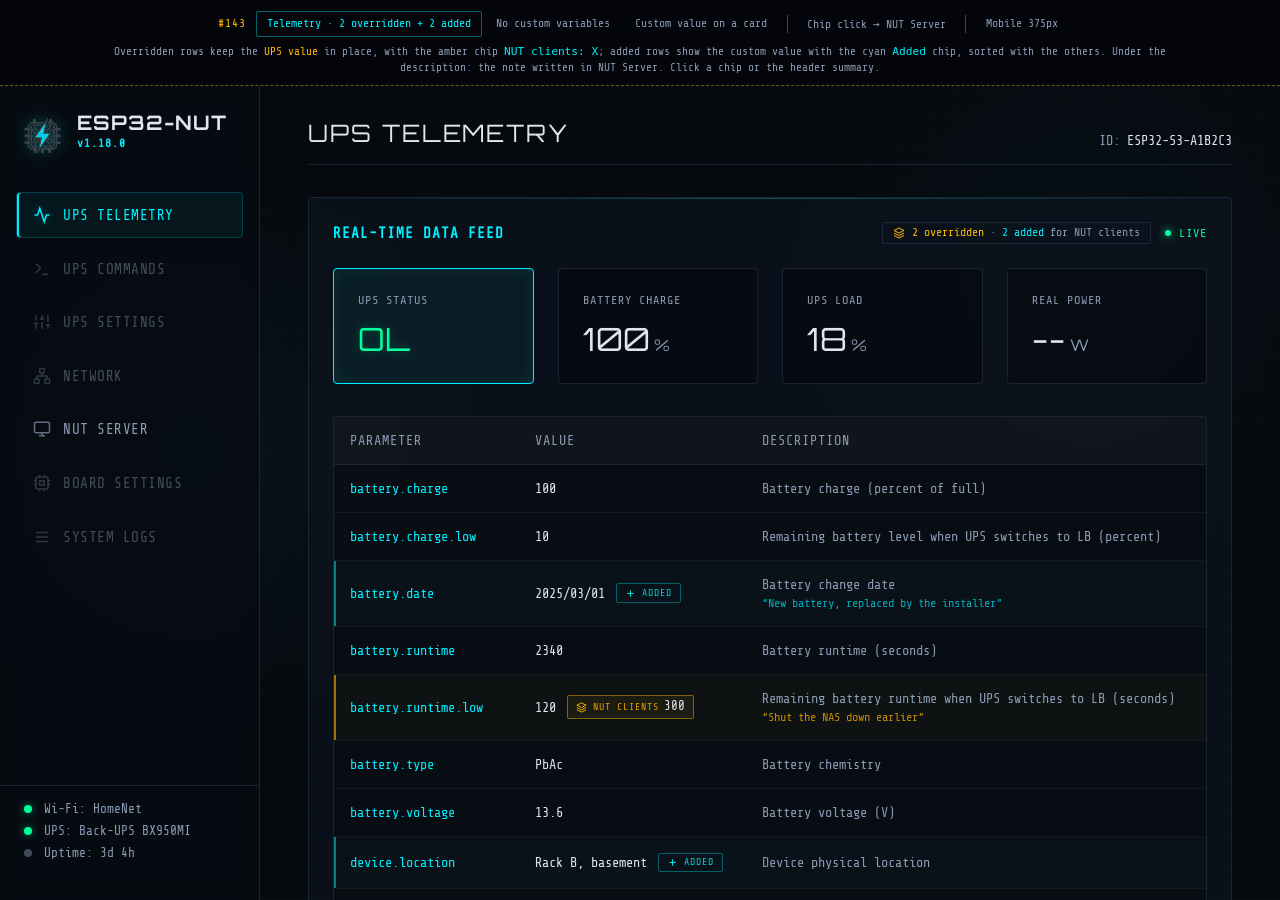
<file: docs/mockups/issue-143/index.html>
<!DOCTYPE html>
<html lang="en">

<head>
    <meta charset="UTF-8">
    <meta name="viewport" content="width=device-width, initial-scale=1.0">
    <title>ESP32 NUT Server | Custom variables on Telemetry (issue #143 mockup)</title>
    <link rel="icon" type="image/x-icon" href="favicon.ico">
    <!-- Local copy of data/www/bundle.css as of v1.17.0 (tokens, fonts, sidebar, panels, .data-table,
         .metric-card, US-115 .cv-* rows and badges) -->
    <link rel="stylesheet" href="bundle.css">
    <!-- New classes introduced by issue #143 (chips in the telemetry table, card marker) -->
    <link rel="stylesheet" href="telemetry.css">
    <!-- Mockup-only chrome: switcher, notes, phone frames -->
    <link rel="stylesheet" href="mock.css">
</head>

<body class="mock-page">

    <!-- ===================== Mockup-only state switcher ===================== -->
    <div class="mock-bar" id="mock-bar">
        <div class="mock-switcher" role="group" aria-label="Mockup state">
            <span>#143</span>
            <button type="button" data-state="custom" class="on">Telemetry &middot; 2 overridden + 2 added</button>
            <button type="button" data-state="none">No custom variables</button>
            <button type="button" data-state="card">Custom value on a card</button>
            <i class="sep" aria-hidden="true"></i>
            <button type="button" data-state="nut">Chip click &rarr; NUT Server</button>
            <i class="sep" aria-hidden="true"></i>
            <button type="button" data-state="mobile">Mobile 375px</button>
        </div>
        <p class="mock-note" id="mock-note"></p>
    </div>

    <!-- ===================== Mockup-only: phone frames (Mobile 375px state) ===================== -->
    <div class="phone-stage" id="phone-stage" hidden>
        <figure class="phone">
            <figcaption>375 &times; 812 &middot; cards + header</figcaption>
            <iframe title="Telemetry at 375px, top" data-src="index.html?embed=1&amp;state=card"></iframe>
        </figure>
        <figure class="phone">
            <figcaption>375 &times; 812 &middot; table, battery.*</figcaption>
            <iframe title="Telemetry at 375px, table" data-src="index.html?embed=1&amp;state=custom&amp;scroll=row-battery-charge-low"></iframe>
        </figure>
        <figure class="phone">
            <figcaption>375 &times; 812 &middot; table, ups.*</figcaption>
            <iframe title="Telemetry at 375px, ups rows" data-src="index.html?embed=1&amp;state=custom&amp;scroll=row-ups-mfr"></iframe>
        </figure>
    </div>

    <div class="app-container" id="app">
        <!-- Sidebar / Navigation (trimmed copy of data/www/index.html) -->
        <aside class="sidebar">
            <div class="brand">
                <div class="brand-icon">
                    <img src="logo.png" alt="Logo">
                </div>
                <div class="brand-name">ESP32-NUT <span id="fw-version">v1.18.0</span></div>
            </div>

            <nav class="tabs">
                <button class="tab active" data-target="ups">
                    <svg viewBox="0 0 24 24" fill="none" stroke="currentColor" stroke-width="2">
                        <path d="M22 12h-4l-3 9L9 3l-3 9H2" />
                    </svg>
                    UPS Telemetry
                </button>
                <button class="tab" data-target="commands" disabled>
                    <svg viewBox="0 0 24 24" fill="none" stroke="currentColor" stroke-width="2">
                        <polyline points="4 17 10 11 4 5" />
                        <line x1="12" y1="19" x2="20" y2="19" />
                    </svg>
                    UPS Commands
                </button>
                <button class="tab" data-target="settings" disabled>
                    <svg viewBox="0 0 24 24" fill="none" stroke="currentColor" stroke-width="2">
                        <line x1="4" y1="21" x2="4" y2="14" />
                        <line x1="4" y1="10" x2="4" y2="3" />
                        <line x1="12" y1="21" x2="12" y2="12" />
                        <line x1="12" y1="8" x2="12" y2="3" />
                        <line x1="20" y1="21" x2="20" y2="16" />
                        <line x1="20" y1="12" x2="20" y2="3" />
                        <line x1="1" y1="14" x2="7" y2="14" />
                        <line x1="9" y1="8" x2="15" y2="8" />
                        <line x1="17" y1="16" x2="23" y2="16" />
                    </svg>
                    UPS Settings
                </button>
                <button class="tab" data-target="network" disabled>
                    <svg viewBox="0 0 24 24" fill="none" stroke="currentColor" stroke-width="2">
                        <rect x="16" y="16" width="6" height="6" rx="1" />
                        <rect x="2" y="16" width="6" height="6" rx="1" />
                        <rect x="9" y="2" width="6" height="6" rx="1" />
                        <path d="M5 16v-3a1 1 0 0 1 1-1h12a1 1 0 0 1 1 1v3M12 12V8" />
                    </svg>
                    Network
                </button>
                <button class="tab" data-target="nut">
                    <svg viewBox="0 0 24 24" fill="none" stroke="currentColor" stroke-width="2">
                        <rect x="2" y="3" width="20" height="14" rx="2" ry="2" />
                        <path d="M8 21h8M12 17v4" />
                    </svg>
                    NUT Server
                </button>
                <button class="tab" data-target="board" disabled>
                    <svg viewBox="0 0 24 24" fill="none" stroke="currentColor" stroke-width="2">
                        <rect x="4" y="4" width="16" height="16" rx="2" />
                        <rect x="9" y="9" width="6" height="6" />
                        <path d="M9 1v3M15 1v3M9 20v3M15 20v3M20 9h3M20 14h3M1 9h3M1 14h3" />
                    </svg>
                    Board Settings
                </button>
                <button class="tab" data-target="logs" disabled>
                    <svg viewBox="0 0 24 24" fill="none" stroke="currentColor" stroke-width="2">
                        <path d="M4 6h16M4 12h16M4 18h16" />
                    </svg>
                    System Logs
                </button>
            </nav>

            <div class="system-status dual">
                <div class="status-item">
                    <div class="status-indicator success" id="ind-wifi"></div>
                    <span id="lbl-wifi">Wi-Fi: HomeNet</span>
                </div>
                <div class="status-item">
                    <div class="status-indicator success" id="ind-ups"></div>
                    <span id="lbl-ups">UPS: Back-UPS BX950MI</span>
                </div>
                <div class="status-item" id="status-uptime">
                    <div class="status-indicator off"></div>
                    <span id="lbl-uptime">Uptime: 3d 4h</span>
                </div>
            </div>
        </aside>

        <!-- Main Content Area -->
        <main class="content-area">
            <header class="topbar">
                <h1 class="page-title">UPS Telemetry</h1>
                <div class="device-id">ID: <span>ESP32-S3-A1B2C3</span></div>
            </header>

            <!-- ======================================================================
                 UPS Telemetry tab. #143 adds: the summary chip in the panel header, the
                 "NUT clients" / "Added" chips in the Value column, the user's description
                 under the NUT one, the marker on a metric card. UPS values never change.
                 ====================================================================== -->
            <div class="tab-content active" id="content-ups">
                <div class="panel ups-panel">
                    <div class="panel-header">
                        <h2>Real-Time Data Feed</h2>
                        <div class="tm-head-meta">
                            <!-- New: shown only with at least one custom variable; opens NUT Server -->
                            <button type="button" class="tm-summary" id="tm-summary"
                                title="Custom variables of the NUT Server tab: NUT clients see these values">
                                <svg viewBox="0 0 24 24" fill="none" stroke="currentColor" stroke-width="2" aria-hidden="true">
                                    <polygon points="12 2 2 7 12 12 22 7 12 2" />
                                    <polyline points="2 17 12 22 22 17" />
                                    <polyline points="2 12 12 17 22 12" />
                                </svg>
                                <span id="tm-summary-text"></span>
                            </button>
                            <div class="polling-indicator">
                                <span class="pulse-dot"></span> Live
                            </div>
                        </div>
                    </div>

                    <div class="metrics-grid">
                        <div class="metric-card highlight">
                            <div class="metric-label">UPS Status</div>
                            <div class="metric-value status-online" id="ups-status">OL</div>
                        </div>
                        <div class="metric-card">
                            <div class="metric-label">Battery Charge</div>
                            <div class="metric-value"><span id="ups-charge">100</span><span class="unit">%</span></div>
                            <div class="progress-bar-container">
                                <div class="progress-bar" id="bar-charge" style="width: 100%"></div>
                            </div>
                        </div>
                        <div class="metric-card">
                            <div class="metric-label">UPS Load</div>
                            <div class="metric-value"><span id="ups-load">18</span><span class="unit">%</span></div>
                            <div class="progress-bar-container">
                                <div class="progress-bar load" id="bar-load" style="width: 18%"></div>
                            </div>
                        </div>
                        <div class="metric-card" id="card-realpower">
                            <div class="metric-label">Real Power</div>
                            <div class="metric-value"><span id="ups-realpower">--</span><span class="unit">W</span>
                            </div>
                            <!-- New (state "Custom value on a card"): the card keeps the UPS value,
                                 the marker says what NUT clients see -->
                            <button type="button" class="tm-nut add tm-card-mark" id="card-mark-realpower" hidden
                                data-key="ups.realpower" title="The UPS does not report ups.realpower: NUT clients see 95 W (custom variable)">
                                <span class="k">NUT</span><span class="v">95 W</span>
                            </button>
                        </div>
                    </div>

                    <div class="details-table-container">
                        <table class="data-table">
                            <thead>
                                <tr>
                                    <th>Parameter</th>
                                    <th>Value</th>
                                    <th>Description</th>
                                </tr>
                            </thead>
                            <tbody id="ups-table-body">
                            </tbody>
                        </table>
                    </div>
                </div>
            </div>

            <!-- ======================================================================
                 NUT Server tab: only the Custom variables panel (US-115), read-only here.
                 #143 changes only the lead text. The arriving row pulses.
                 ====================================================================== -->
            <div class="tab-content" id="content-nut">
                <div class="panel config-panel cv-panel" id="nut-overrides">
                    <div class="panel-header">
                        <h2>Custom variables</h2>
                        <span class="cv-count" title="Custom variables saved on the board">
                            <b id="cv-count-n">4</b> / <span>16</span>
                        </span>
                    </div>

                    <p class="auth-lead cv-lead">NUT clients (upsc, Home Assistant, PeaNUT) see these values in place
                        of the ones reported by the UPS, or as extra variables when the UPS does not report them, like
                        <code>override.*</code> in <code>ups.conf</code>. <b class="mock-changed">The UPS Telemetry page
                        shows them next to the real UPS values; the board logic keeps using the real ones.</b></p>

                    <div class="cmd-group cv-group" id="cv-group">
                        <div class="cv-head" aria-hidden="true">
                            <span>Variable</span><span>Value for NUT clients</span><span>Description</span><span></span>
                        </div>
                        <div id="cv-list"></div>
                    </div>
                </div>
            </div>
        </main>
    </div>

    <script src="app.js"></script>
</body>

</html>
</file>
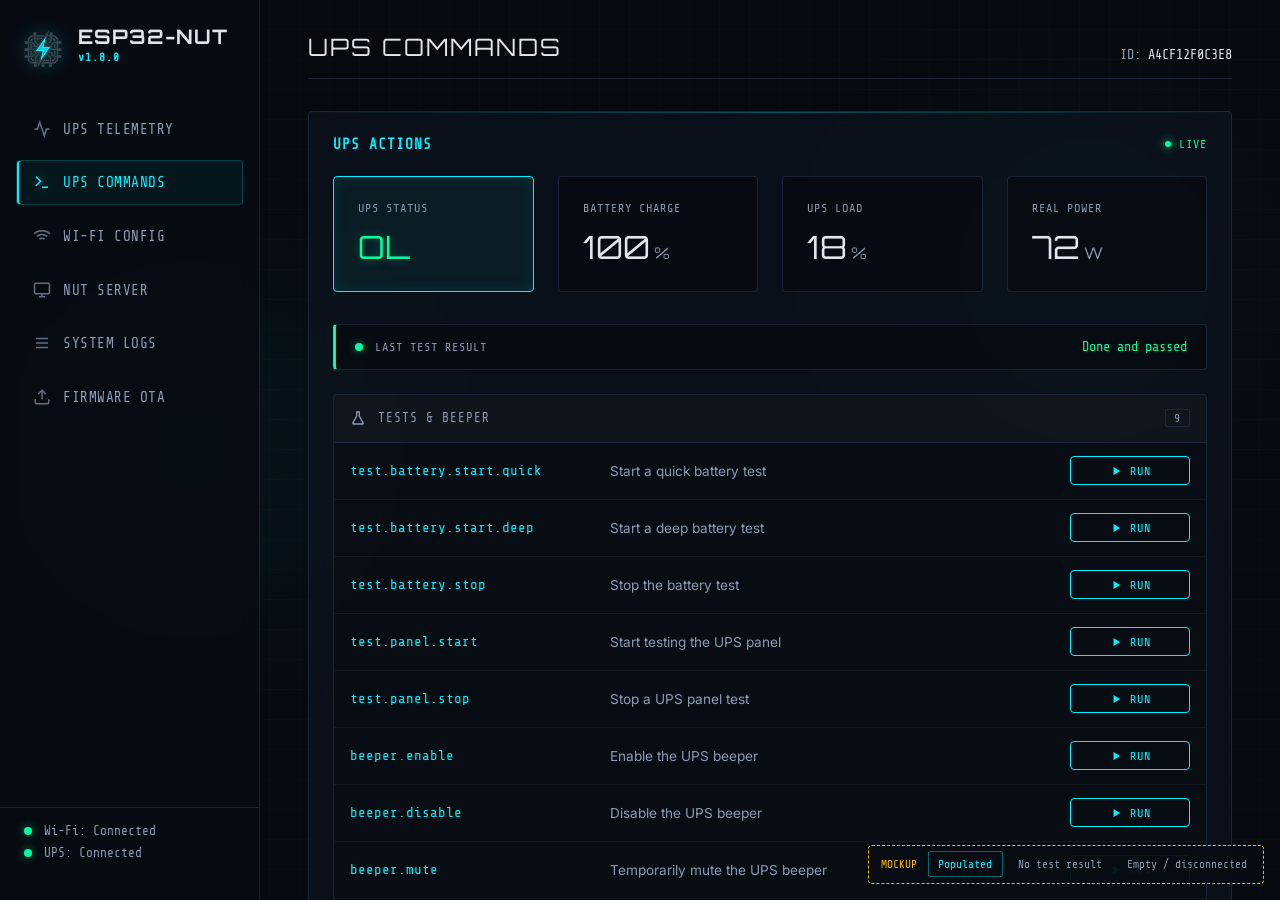
<file: docs/mockups/US-059/index.html>
<!DOCTYPE html>
<html lang="en">

<head>
    <meta charset="UTF-8">
    <meta name="viewport" content="width=device-width, initial-scale=1.0">
    <title>ESP32 NUT Server | UPS Commands (US-059 mockup)</title>
    <link rel="icon" type="image/x-icon" href="favicon.ico">
    <!-- Local copy of data/www/bundle.css (tokens, fonts, layout, metric cards, mobile rules) -->
    <link rel="stylesheet" href="bundle.css">
    <!-- New classes introduced by US-059 -->
    <link rel="stylesheet" href="commands.css">
</head>

<body>
    <div class="app-container">
        <!-- Sidebar / Navigation -->
        <aside class="sidebar">
            <div class="brand">
                <div class="brand-icon">
                    <img src="logo.png" alt="Logo">
                </div>
                <div class="brand-name">ESP32-NUT <span id="fw-version">v1.8.0</span></div>
            </div>

            <nav class="tabs">
                <button class="tab" data-target="ups">
                    <svg viewBox="0 0 24 24" fill="none" stroke="currentColor" stroke-width="2">
                        <path d="M22 12h-4l-3 9L9 3l-3 9H2" />
                    </svg>
                    UPS Telemetry
                </button>
                <!-- NEW (US-059): second entry, right after UPS Telemetry -->
                <button class="tab active" data-target="commands">
                    <svg viewBox="0 0 24 24" fill="none" stroke="currentColor" stroke-width="2">
                        <polyline points="4 17 10 11 4 5" />
                        <line x1="12" y1="19" x2="20" y2="19" />
                    </svg>
                    UPS Commands
                </button>
                <button class="tab" data-target="wifi">
                    <svg viewBox="0 0 24 24" fill="none" stroke="currentColor" stroke-width="2">
                        <path
                            d="M5 12.55a11 11 0 0114.08 0M1.42 9a16 16 0 0121.16 0M8.53 16.11a6 6 0 016.95 0M12 20h.01" />
                    </svg>
                    Wi-Fi Config
                </button>
                <button class="tab" data-target="nut">
                    <svg viewBox="0 0 24 24" fill="none" stroke="currentColor" stroke-width="2">
                        <rect x="2" y="3" width="20" height="14" rx="2" ry="2" />
                        <path d="M8 21h8M12 17v4" />
                    </svg>
                    NUT Server
                </button>
                <button class="tab" data-target="logs">
                    <svg viewBox="0 0 24 24" fill="none" stroke="currentColor" stroke-width="2">
                        <path d="M4 6h16M4 12h16M4 18h16" />
                    </svg>
                    System Logs
                </button>
                <button class="tab" data-target="ota">
                    <svg viewBox="0 0 24 24" fill="none" stroke="currentColor" stroke-width="2">
                        <path d="M21 15v4a2 2 0 01-2 2H5a2 2 0 01-2-2v-4M17 8l-5-5-5 5M12 3v12" />
                    </svg>
                    Firmware OTA
                </button>
            </nav>

            <div class="system-status dual">
                <div class="status-item">
                    <div class="status-indicator success" id="ind-wifi"></div>
                    <span id="lbl-wifi">Wi-Fi: Connected</span>
                </div>
                <div class="status-item">
                    <div class="status-indicator success" id="ind-ups"></div>
                    <span id="lbl-ups">UPS: Connected</span>
                </div>
            </div>
        </aside>

        <!-- Main Content Area -->
        <main class="content-area">
            <header class="topbar">
                <h1 class="page-title">UPS Commands</h1>
                <div class="device-id">ID: <span>A4CF12F0C3E8</span></div>
            </header>

            <div class="tab-content active" id="content-commands">
                <div class="panel ups-panel">
                    <div class="panel-header">
                        <h2>UPS Actions</h2>
                        <div class="polling-indicator">
                            <span class="pulse-dot"></span> Live
                        </div>
                    </div>

                    <!-- Same 4 cards as the telemetry page (cmd-* ids, fed by the same /api/ups-vars poll) -->
                    <div class="metrics-grid">
                        <div class="metric-card highlight">
                            <div class="metric-label">UPS Status</div>
                            <div class="metric-value status-online" id="cmd-ups-status">OL</div>
                        </div>
                        <div class="metric-card">
                            <div class="metric-label">Battery Charge</div>
                            <div class="metric-value"><span id="cmd-ups-charge">100</span><span class="unit">%</span></div>
                            <div class="progress-bar-container">
                                <div class="progress-bar" id="cmd-bar-charge" style="width: 100%"></div>
                            </div>
                        </div>
                        <div class="metric-card">
                            <div class="metric-label">UPS Load</div>
                            <div class="metric-value"><span id="cmd-ups-load">18</span><span class="unit">%</span></div>
                            <div class="progress-bar-container">
                                <div class="progress-bar load" id="cmd-bar-load" style="width: 18%"></div>
                            </div>
                        </div>
                        <div class="metric-card">
                            <div class="metric-label">Real Power</div>
                            <div class="metric-value"><span id="cmd-ups-realpower">72</span><span class="unit">W</span>
                            </div>
                        </div>
                    </div>

                    <!-- Last test result: hidden when ups.test.result is absent -->
                    <div class="test-result" id="cmd-test-result">
                        <span class="status-indicator success" id="cmd-test-result-dot"></span>
                        <span class="test-result-label">Last test result</span>
                        <span class="test-result-value" id="cmd-test-result-value">Done and passed</span>
                    </div>

                    <!-- Command list, rendered from GET /api/ups/commands -->
                    <div id="cmd-list"></div>

                    <!-- Empty state -->
                    <div class="cmd-empty" id="cmd-empty" hidden>
                        <svg viewBox="0 0 24 24" fill="none" stroke="currentColor" stroke-width="2">
                            <polyline points="4 17 10 11 4 5" />
                            <line x1="12" y1="19" x2="20" y2="19" />
                        </svg>
                        <strong>No commands available</strong>
                        <span>The UPS is disconnected or does not expose any command.</span>
                    </div>
                </div>
            </div>
        </main>
    </div>

    <!-- Mockup-only state switcher -->
    <div class="mock-switcher" role="group" aria-label="Mockup state">
        <span>Mockup</span>
        <button type="button" data-state="populated" class="on">Populated</button>
        <button type="button" data-state="no-test">No test result</button>
        <button type="button" data-state="empty">Empty / disconnected</button>
    </div>

    <script src="app.js"></script>
</body>

</html>
</file>
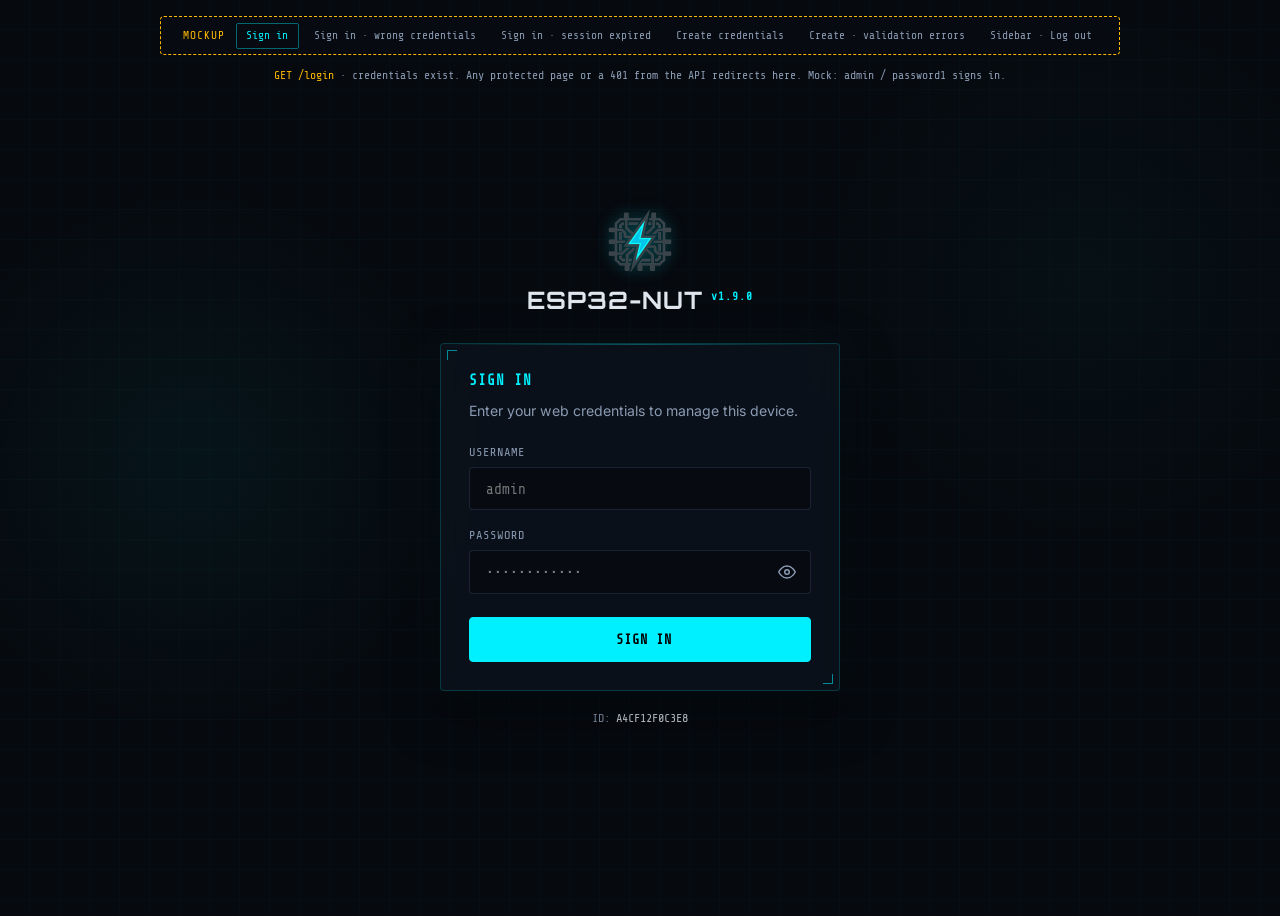
<file: docs/mockups/US-061/index.html>
<!DOCTYPE html>
<html lang="en">

<head>
    <meta charset="UTF-8">
    <meta name="viewport" content="width=device-width, initial-scale=1.0">
    <title>ESP32 NUT Server | Sign in (US-061 mockup)</title>
    <link rel="icon" type="image/x-icon" href="favicon.ico">
    <!-- Local copy of data/www/bundle.css (tokens, embedded fonts, panels, inputs, buttons, sidebar) -->
    <link rel="stylesheet" href="bundle.css">
    <!-- New classes introduced by US-061 -->
    <link rel="stylesheet" href="login.css">
</head>

<body class="auth-page">

    <!-- ===================== Mockup-only state switcher ===================== -->
    <div class="mock-switcher-wrap">
        <div class="mock-switcher" role="group" aria-label="Mockup state">
            <span>Mockup</span>
            <button type="button" data-state="signin" class="on">Sign in</button>
            <button type="button" data-state="signin-error">Sign in &middot; wrong credentials</button>
            <button type="button" data-state="signin-expired">Sign in &middot; session expired</button>
            <button type="button" data-state="create">Create credentials</button>
            <button type="button" data-state="create-errors">Create &middot; validation errors</button>
            <button type="button" data-state="sidebar">Sidebar &middot; Log out</button>
        </div>
    </div>
    <p class="mock-note" id="mock-note"></p>

    <!-- ===================== /login : Sign in ===================== -->
    <section class="mock-view" data-view="signin">
        <div class="auth-shell">
            <div class="auth-brand">
                <div class="brand-icon"><img src="logo.png" alt="Logo"></div>
                <div class="brand-name">ESP32-NUT <span>v1.9.0</span></div>
            </div>

            <div class="panel auth-card">
                <div class="panel-header">
                    <h2>Sign in</h2>
                </div>
                <p class="auth-lead">Enter your web credentials to manage this device.</p>

                <form class="auth-form" id="signin-form" novalidate>
                    <!-- Notice shown after a redirect caused by an expired session -->
                    <div class="auth-alert info" id="signin-expired" role="status" hidden>
                        <svg viewBox="0 0 24 24" fill="none" stroke="currentColor" stroke-width="2">
                            <circle cx="12" cy="12" r="10" />
                            <path d="M12 6v6l4 2" />
                        </svg>
                        <span>Your session has expired. Please sign in again.</span>
                    </div>

                    <!-- Inline error: wrong username or password (deliberately generic) -->
                    <div class="auth-alert" id="signin-error" role="alert" hidden>
                        <svg viewBox="0 0 24 24" fill="none" stroke="currentColor" stroke-width="2">
                            <circle cx="12" cy="12" r="10" />
                            <path d="M12 8v4M12 16h.01" />
                        </svg>
                        <span>Invalid username or password</span>
                    </div>

                    <div class="form-group">
                        <label for="login-username">Username</label>
                        <input type="text" id="login-username" autocomplete="username" autocapitalize="none"
                            spellcheck="false" placeholder="admin" required>
                    </div>
                    <div class="form-group">
                        <label for="login-password">Password</label>
                        <div class="input-wrapper">
                            <input type="password" id="login-password" autocomplete="current-password"
                                placeholder="••••••••••••" required>
                            <button type="button" class="btn-icon" data-toggle="login-password"
                                aria-label="Show password">
                                <svg viewBox="0 0 24 24" fill="none" stroke="currentColor" stroke-width="2">
                                    <path d="M1 12s4-8 11-8 11 8 11 8-4 8-11 8-11-8-11-8z" />
                                    <circle cx="12" cy="12" r="3" />
                                </svg>
                            </button>
                        </div>
                    </div>

                    <button type="submit" class="btn btn-primary" id="btn-signin">
                        <span class="glow"></span>
                        <span class="btn-label">Sign in</span>
                    </button>
                </form>
            </div>

            <div class="auth-footer">ID: <span>A4CF12F0C3E8</span></div>
        </div>
    </section>

    <!-- ===================== /login : Create credentials (first use) ===================== -->
    <section class="mock-view" data-view="create" hidden>
        <div class="auth-shell">
            <div class="auth-brand">
                <div class="brand-icon"><img src="logo.png" alt="Logo"></div>
                <div class="brand-name">ESP32-NUT <span>v1.9.0</span></div>
            </div>

            <div class="panel auth-card">
                <div class="panel-header">
                    <h2>Create credentials</h2>
                    <span class="auth-badge">First use</span>
                </div>
                <p class="auth-lead">No web credentials are set on this device yet. The first account created
                    becomes the administrator.</p>

                <form class="auth-form" id="create-form" novalidate>
                    <!-- Server-side error, e.g. credentials already created from another browser -->
                    <div class="auth-alert" id="create-error" role="alert" hidden>
                        <svg viewBox="0 0 24 24" fill="none" stroke="currentColor" stroke-width="2">
                            <circle cx="12" cy="12" r="10" />
                            <path d="M12 8v4M12 16h.01" />
                        </svg>
                        <span id="create-error-text">Please fix the highlighted fields.</span>
                    </div>

                    <div class="form-group">
                        <label for="new-username">Username</label>
                        <input type="text" id="new-username" autocomplete="username" autocapitalize="none"
                            spellcheck="false" maxlength="32" placeholder="admin" required>
                        <span class="field-error" id="err-username" hidden>Username must be 1-32 printable
                            characters</span>
                    </div>
                    <div class="form-group">
                        <label for="new-password">Password</label>
                        <div class="input-wrapper">
                            <input type="password" id="new-password" autocomplete="new-password" maxlength="64"
                                placeholder="••••••••••••" required>
                            <button type="button" class="btn-icon" data-toggle="new-password"
                                aria-label="Show password">
                                <svg viewBox="0 0 24 24" fill="none" stroke="currentColor" stroke-width="2">
                                    <path d="M1 12s4-8 11-8 11 8 11 8-4 8-11 8-11-8-11-8z" />
                                    <circle cx="12" cy="12" r="3" />
                                </svg>
                            </button>
                        </div>
                        <span class="field-error" id="err-password" hidden>Password is too short (minimum 8
                            characters)</span>
                    </div>
                    <div class="form-group">
                        <label for="new-password2">Confirm password</label>
                        <div class="input-wrapper">
                            <input type="password" id="new-password2" autocomplete="new-password" maxlength="64"
                                placeholder="••••••••••••" required>
                            <button type="button" class="btn-icon" data-toggle="new-password2"
                                aria-label="Show password">
                                <svg viewBox="0 0 24 24" fill="none" stroke="currentColor" stroke-width="2">
                                    <path d="M1 12s4-8 11-8 11 8 11 8-4 8-11 8-11-8-11-8z" />
                                    <circle cx="12" cy="12" r="3" />
                                </svg>
                            </button>
                        </div>
                        <span class="field-error" id="err-password2" hidden>Passwords do not match</span>
                    </div>

                    <!-- Rules hint: each line lights up as it is satisfied -->
                    <ul class="rule-list" id="rule-list" aria-label="Credential rules">
                        <li data-rule="user">Username: 1-32 printable characters</li>
                        <li data-rule="pass">Password: 8-64 characters</li>
                        <li data-rule="match">Both passwords match</li>
                    </ul>

                    <button type="submit" class="btn btn-primary" id="btn-create">
                        <span class="glow"></span>
                        <span class="btn-label">Create and sign in</span>
                    </button>
                </form>

                <p class="auth-fineprint">The web UI runs over plain HTTP on your local network. Do not reuse a
                    password you use elsewhere. These credentials are separate from the NUT server credentials.</p>
            </div>

            <div class="auth-footer">ID: <span>A4CF12F0C3E8</span></div>
        </div>
    </section>

    <!-- ===================== App sidebar with Log out (partial view) ===================== -->
    <section class="mock-view" data-view="sidebar" hidden>
        <div class="preview-wrap">
            <div class="preview-caption">Partial view &middot; main app after sign in (STA mode)</div>
            <div class="preview-frame">
                <div class="app-container">
                    <aside class="sidebar">
                        <div class="brand">
                            <div class="brand-icon"><img src="logo.png" alt="Logo"></div>
                            <div class="brand-name">ESP32-NUT <span>v1.9.0</span></div>
                        </div>

                        <nav class="tabs">
                            <button class="tab active" type="button">
                                <svg viewBox="0 0 24 24" fill="none" stroke="currentColor" stroke-width="2">
                                    <path d="M22 12h-4l-3 9L9 3l-3 9H2" />
                                </svg>
                                UPS Telemetry
                            </button>
                            <button class="tab" type="button">
                                <svg viewBox="0 0 24 24" fill="none" stroke="currentColor" stroke-width="2">
                                    <polyline points="4 17 10 11 4 5" />
                                    <line x1="12" y1="19" x2="20" y2="19" />
                                </svg>
                                UPS Commands
                            </button>
                            <button class="tab" type="button">
                                <svg viewBox="0 0 24 24" fill="none" stroke="currentColor" stroke-width="2">
                                    <path
                                        d="M5 12.55a11 11 0 0114.08 0M1.42 9a16 16 0 0121.16 0M8.53 16.11a6 6 0 016.95 0M12 20h.01" />
                                </svg>
                                Wi-Fi Config
                            </button>
                            <button class="tab" type="button">
                                <svg viewBox="0 0 24 24" fill="none" stroke="currentColor" stroke-width="2">
                                    <rect x="2" y="3" width="20" height="14" rx="2" ry="2" />
                                    <path d="M8 21h8M12 17v4" />
                                </svg>
                                NUT Server
                            </button>
                            <button class="tab" type="button">
                                <svg viewBox="0 0 24 24" fill="none" stroke="currentColor" stroke-width="2">
                                    <path d="M4 6h16M4 12h16M4 18h16" />
                                </svg>
                                System Logs
                            </button>
                            <button class="tab" type="button">
                                <svg viewBox="0 0 24 24" fill="none" stroke="currentColor" stroke-width="2">
                                    <path d="M21 15v4a2 2 0 01-2 2H5a2 2 0 01-2-2v-4M17 8l-5-5-5 5M12 3v12" />
                                </svg>
                                Firmware OTA
                            </button>
                        </nav>

                        <!-- Existing status indicators, unchanged -->
                        <div class="system-status dual">
                            <div class="status-item">
                                <div class="status-indicator success"></div>
                                <span>Wi-Fi: Connected</span>
                            </div>
                            <div class="status-item">
                                <div class="status-indicator success"></div>
                                <span>UPS: Connected</span>
                            </div>
                        </div>

                        <!-- NEW (US-061): session row at the very bottom, under the indicators.
                             Hidden in AP mode, where the UI stays open without login. -->
                        <div class="sidebar-session" id="sidebar-session">
                            <div class="session-user" title="Signed in user">
                                <svg viewBox="0 0 24 24" fill="none" stroke="currentColor" stroke-width="2">
                                    <path d="M20 21v-2a4 4 0 00-4-4H8a4 4 0 00-4 4v2" />
                                    <circle cx="12" cy="7" r="4" />
                                </svg>
                                <span>admin</span>
                            </div>
                            <button type="button" class="btn btn-outline btn-logout" id="btn-logout">
                                <svg viewBox="0 0 24 24" fill="none" stroke="currentColor" stroke-width="2">
                                    <path d="M9 21H5a2 2 0 01-2-2V5a2 2 0 012-2h4" />
                                    <polyline points="16 17 21 12 16 7" />
                                    <line x1="21" y1="12" x2="9" y2="12" />
                                </svg>
                                Log out
                            </button>
                        </div>
                    </aside>

                    <main class="content-area">
                        <header class="topbar">
                            <h1 class="page-title">UPS Telemetry</h1>
                            <div class="device-id">ID: <span>A4CF12F0C3E8</span></div>
                        </header>
                        <div class="panel">
                            <div class="panel-header">
                                <h2>Real-Time Data Feed</h2>
                                <div class="polling-indicator"><span class="pulse-dot"></span> Live</div>
                            </div>
                            <div class="stub-lines">
                                <i style="width: 92%"></i><i style="width: 78%"></i><i style="width: 85%"></i>
                                <i style="width: 64%"></i><i style="width: 88%"></i><i style="width: 70%"></i>
                            </div>
                        </div>
                    </main>
                </div>

                <div class="callout">NEW &middot; Log out sits at the bottom of the sidebar, under the Wi-Fi / UPS
                    indicators. Click it: the session is closed and you land on /login.</div>
            </div>
        </div>
    </section>

    <script src="app.js"></script>
</body>

</html>
</file>
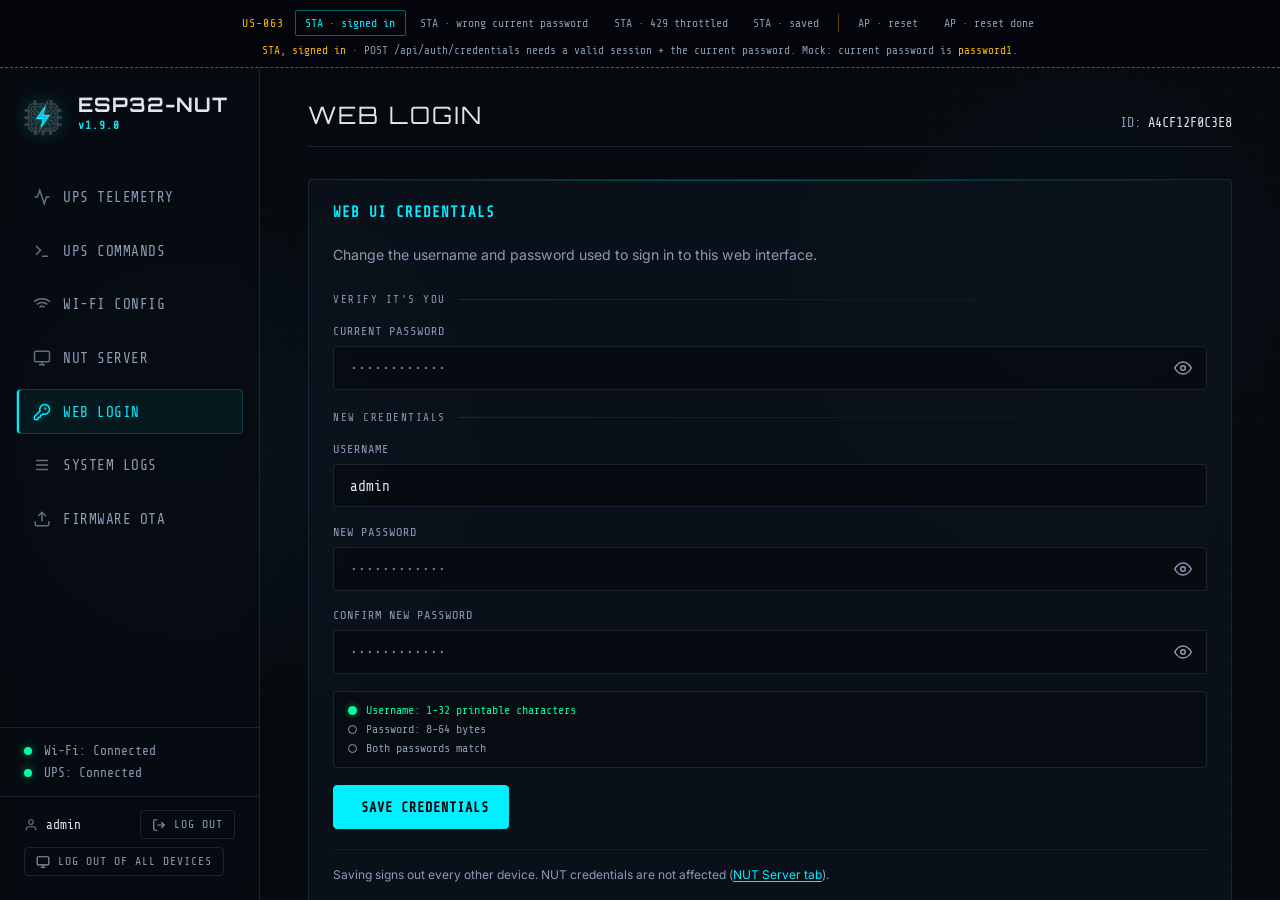
<file: docs/mockups/US-063/index.html>
<!DOCTYPE html>
<html lang="en">

<head>
    <meta charset="UTF-8">
    <meta name="viewport" content="width=device-width, initial-scale=1.0">
    <title>ESP32 NUT Server | Web Login (US-063 mockup)</title>
    <link rel="icon" type="image/x-icon" href="favicon.ico">
    <!-- Local copy of data/www/bundle.css (tokens, fonts, sidebar, panels, inputs, US-061 auth classes) -->
    <link rel="stylesheet" href="bundle.css">
    <!-- New classes introduced by US-063 + mockup-only chrome -->
    <link rel="stylesheet" href="credentials.css">
</head>

<body class="mock-page">

    <!-- ===================== Mockup-only state switcher ===================== -->
    <div class="mock-bar">
        <div class="mock-switcher" role="group" aria-label="Mockup state">
            <span>US-063</span>
            <button type="button" data-state="sta" class="on">STA &middot; signed in</button>
            <button type="button" data-state="sta-wrong">STA &middot; wrong current password</button>
            <button type="button" data-state="sta-429">STA &middot; 429 throttled</button>
            <button type="button" data-state="sta-saved">STA &middot; saved</button>
            <i class="sep" aria-hidden="true"></i>
            <button type="button" data-state="ap">AP &middot; reset</button>
            <button type="button" data-state="ap-done">AP &middot; reset done</button>
        </div>
        <p class="mock-note" id="mock-note"></p>
    </div>

    <div class="app-container">
        <!-- Sidebar / Navigation -->
        <aside class="sidebar">
            <div class="brand">
                <div class="brand-icon">
                    <img src="logo.png" alt="Logo">
                </div>
                <div class="brand-name">ESP32-NUT <span id="fw-version">v1.9.0</span></div>
            </div>

            <nav class="tabs">
                <button class="tab" data-target="ups" data-title="UPS Telemetry">
                    <svg viewBox="0 0 24 24" fill="none" stroke="currentColor" stroke-width="2">
                        <path d="M22 12h-4l-3 9L9 3l-3 9H2" />
                    </svg>
                    UPS Telemetry
                </button>
                <button class="tab" data-target="commands" data-title="UPS Commands">
                    <svg viewBox="0 0 24 24" fill="none" stroke="currentColor" stroke-width="2">
                        <polyline points="4 17 10 11 4 5" />
                        <line x1="12" y1="19" x2="20" y2="19" />
                    </svg>
                    UPS Commands
                </button>
                <button class="tab" data-target="wifi" data-title="Network Configuration">
                    <svg viewBox="0 0 24 24" fill="none" stroke="currentColor" stroke-width="2">
                        <path
                            d="M5 12.55a11 11 0 0114.08 0M1.42 9a16 16 0 0121.16 0M8.53 16.11a6 6 0 016.95 0M12 20h.01" />
                    </svg>
                    Wi-Fi Config
                </button>
                <button class="tab" data-target="nut" data-title="NUT Server">
                    <svg viewBox="0 0 24 24" fill="none" stroke="currentColor" stroke-width="2">
                        <rect x="2" y="3" width="20" height="14" rx="2" ry="2" />
                        <path d="M8 21h8M12 17v4" />
                    </svg>
                    NUT Server
                </button>
                <!-- NEW (US-063): right after NUT Server. Key icon: distinct from the padlock
                     already used by the locked-command note on UPS Commands. -->
                <button class="tab active" data-target="weblogin" data-title="Web Login">
                    <svg viewBox="0 0 24 24" fill="none" stroke="currentColor" stroke-width="2">
                        <path d="M2.586 17.414A2 2 0 0 0 2 18.828V21a1 1 0 0 0 1 1h3a1 1 0 0 0 1-1v-1a1 1 0 0 1 1-1h1a1 1 0 0 0 1-1v-1a1 1 0 0 1 1-1h.172a2 2 0 0 0 1.414-.586l.814-.814a6.5 6.5 0 1 0-4-4z" />
                        <circle cx="16.5" cy="7.5" r=".5" fill="currentColor" />
                    </svg>
                    Web Login
                </button>
                <button class="tab" data-target="logs" data-title="System Logs">
                    <svg viewBox="0 0 24 24" fill="none" stroke="currentColor" stroke-width="2">
                        <path d="M4 6h16M4 12h16M4 18h16" />
                    </svg>
                    System Logs
                </button>
                <button class="tab" data-target="ota" data-title="Firmware OTA">
                    <svg viewBox="0 0 24 24" fill="none" stroke="currentColor" stroke-width="2">
                        <path d="M21 15v4a2 2 0 01-2 2H5a2 2 0 01-2-2v-4M17 8l-5-5-5 5M12 3v12" />
                    </svg>
                    Firmware OTA
                </button>
            </nav>

            <div class="system-status dual">
                <div class="status-item">
                    <div class="status-indicator success" id="ind-wifi"></div>
                    <span id="lbl-wifi">Wi-Fi: Connected</span>
                </div>
                <div class="status-item">
                    <div class="status-indicator success" id="ind-ups"></div>
                    <span id="lbl-ups">UPS: Connected</span>
                </div>
            </div>

            <!-- US-061/US-062 session row: STA only, never rendered in AP mode -->
            <div class="sidebar-session" id="sidebar-session">
                <div class="session-user" title="Signed in user">
                    <svg viewBox="0 0 24 24" fill="none" stroke="currentColor" stroke-width="2">
                        <path d="M20 21v-2a4 4 0 00-4-4H8a4 4 0 00-4 4v2" />
                        <circle cx="12" cy="7" r="4" />
                    </svg>
                    <span id="session-username">admin</span>
                </div>
                <button type="button" class="btn btn-outline btn-logout">
                    <svg viewBox="0 0 24 24" fill="none" stroke="currentColor" stroke-width="2">
                        <path d="M9 21H5a2 2 0 01-2-2V5a2 2 0 012-2h4" />
                        <polyline points="16 17 21 12 16 7" />
                        <line x1="21" y1="12" x2="9" y2="12" />
                    </svg>
                    Log out
                </button>
                <button type="button" class="btn btn-outline btn-logout btn-logout-all">
                    <svg viewBox="0 0 24 24" fill="none" stroke="currentColor" stroke-width="2">
                        <rect x="2" y="3" width="20" height="14" rx="2" />
                        <line x1="8" y1="21" x2="16" y2="21" />
                        <line x1="12" y1="17" x2="12" y2="21" />
                    </svg>
                    Log out of all devices
                </button>
            </div>
        </aside>

        <!-- Main Content Area -->
        <main class="content-area">
            <header class="topbar">
                <h1 class="page-title" id="page-title">Web Login</h1>
                <div class="device-id">ID: <span>A4CF12F0C3E8</span></div>
            </header>

            <!-- ===================== NEW (US-063): Web Login tab ===================== -->
            <div class="tab-content active" id="content-weblogin">
                <div class="panel config-panel cred-panel">
                    <div class="panel-header">
                        <h2>Web UI credentials</h2>
                        <span class="auth-badge ap" id="cred-badge" hidden>AP reset</span>
                    </div>

                    <p class="auth-lead" id="cred-lead">Change the username and password used to sign in to this
                        web interface.</p>

                    <form class="auth-form" id="cred-form" novalidate>
                        <!-- AP mode only: explains why the current password is not asked -->
                        <div class="auth-alert info" id="cred-ap-banner" role="status" hidden>
                            <svg viewBox="0 0 24 24" fill="none" stroke="currentColor" stroke-width="2">
                                <circle cx="12" cy="12" r="10" />
                                <path d="M12 16v-4M12 8h.01" />
                            </svg>
                            <span>Access Point mode: you can reset the Web UI credentials without the current
                                password. Restart the device to go back to your network.</span>
                        </div>

                        <!-- Error alert: wrong current password / 429 / validation -->
                        <div class="auth-alert" id="cred-error" role="alert" hidden>
                            <svg viewBox="0 0 24 24" fill="none" stroke="currentColor" stroke-width="2">
                                <circle cx="12" cy="12" r="10" />
                                <path d="M12 8v4M12 16h.01" />
                            </svg>
                            <span id="cred-error-text">Current password is wrong</span>
                        </div>

                        <!-- Success alert -->
                        <div class="auth-alert success" id="cred-success" role="status" hidden>
                            <svg viewBox="0 0 24 24" fill="none" stroke="currentColor" stroke-width="2">
                                <path d="M22 11.08V12a10 10 0 11-5.93-9.14" />
                                <polyline points="22 4 12 14.01 9 11.01" />
                            </svg>
                            <span id="cred-success-text">Credentials saved. Other devices have been signed
                                out.</span>
                        </div>

                        <!-- STA only: current password. The firmware enforces it, hiding it in AP is cosmetic. -->
                        <div class="cred-section" id="sec-verify">Verify it's you</div>
                        <div class="form-group" id="grp-current">
                            <label for="cur-password">Current password</label>
                            <div class="input-wrapper">
                                <input type="password" id="cur-password" autocomplete="current-password"
                                    maxlength="64" placeholder="••••••••••••" required>
                                <button type="button" class="btn-icon" data-toggle="cur-password"
                                    aria-label="Show password">
                                    <svg viewBox="0 0 24 24" fill="none" stroke="currentColor" stroke-width="2">
                                        <path d="M1 12s4-8 11-8 11 8 11 8-4 8-11 8-11-8-11-8z" />
                                        <circle cx="12" cy="12" r="3" />
                                    </svg>
                                </button>
                            </div>
                            <span class="field-error" id="err-current" hidden>Enter your current password</span>
                        </div>

                        <div class="cred-section" id="sec-new">New credentials</div>
                        <div class="form-group">
                            <label for="cred-username">Username</label>
                            <input type="text" id="cred-username" autocomplete="username" autocapitalize="none"
                                spellcheck="false" maxlength="32" value="admin" required>
                            <span class="field-error" id="err-username" hidden>Username must be 1-32 printable
                                characters</span>
                        </div>
                        <div class="form-group">
                            <label for="cred-password">New password</label>
                            <div class="input-wrapper">
                                <input type="password" id="cred-password" autocomplete="new-password"
                                    maxlength="64" placeholder="••••••••••••" required>
                                <button type="button" class="btn-icon" data-toggle="cred-password"
                                    aria-label="Show password">
                                    <svg viewBox="0 0 24 24" fill="none" stroke="currentColor" stroke-width="2">
                                        <path d="M1 12s4-8 11-8 11 8 11 8-4 8-11 8-11-8-11-8z" />
                                        <circle cx="12" cy="12" r="3" />
                                    </svg>
                                </button>
                            </div>
                            <span class="field-error" id="err-password" hidden>Password must be 8-64 bytes</span>
                        </div>
                        <div class="form-group">
                            <label for="cred-password2">Confirm new password</label>
                            <div class="input-wrapper">
                                <input type="password" id="cred-password2" autocomplete="new-password"
                                    maxlength="64" placeholder="••••••••••••" required>
                                <button type="button" class="btn-icon" data-toggle="cred-password2"
                                    aria-label="Show password">
                                    <svg viewBox="0 0 24 24" fill="none" stroke="currentColor" stroke-width="2">
                                        <path d="M1 12s4-8 11-8 11 8 11 8-4 8-11 8-11-8-11-8z" />
                                        <circle cx="12" cy="12" r="3" />
                                    </svg>
                                </button>
                            </div>
                            <span class="field-error" id="err-password2" hidden>Passwords do not match</span>
                        </div>

                        <!-- Same checklist as the US-061 create form -->
                        <ul class="rule-list" id="rule-list" aria-label="Credential rules">
                            <li data-rule="user">Username: 1-32 printable characters</li>
                            <li data-rule="pass">Password: 8-64 bytes</li>
                            <li data-rule="match">Both passwords match</li>
                        </ul>

                        <div class="form-actions">
                            <button type="submit" class="btn btn-primary" id="btn-cred">
                                <span class="glow"></span>
                                <span class="btn-label">Save credentials</span>
                            </button>
                        </div>
                    </form>

                    <p class="auth-fineprint" id="cred-fineprint">Saving signs out every other device. NUT
                        credentials are not affected (<button type="button" class="inline-link"
                            data-goto="nut">NUT Server tab</button>).</p>
                </div>
            </div>

            <!-- Other tabs: unchanged, not part of this mockup -->
            <div class="tab-content" id="content-stub">
                <div class="panel">
                    <p class="stub-caption" id="stub-caption">Unchanged tab, not part of this mockup.</p>
                    <div class="stub-lines">
                        <i style="width: 92%"></i><i style="width: 78%"></i><i style="width: 85%"></i>
                        <i style="width: 64%"></i><i style="width: 88%"></i><i style="width: 70%"></i>
                    </div>
                </div>
            </div>
        </main>
    </div>

    <script src="app.js"></script>
</body>

</html>
</file>
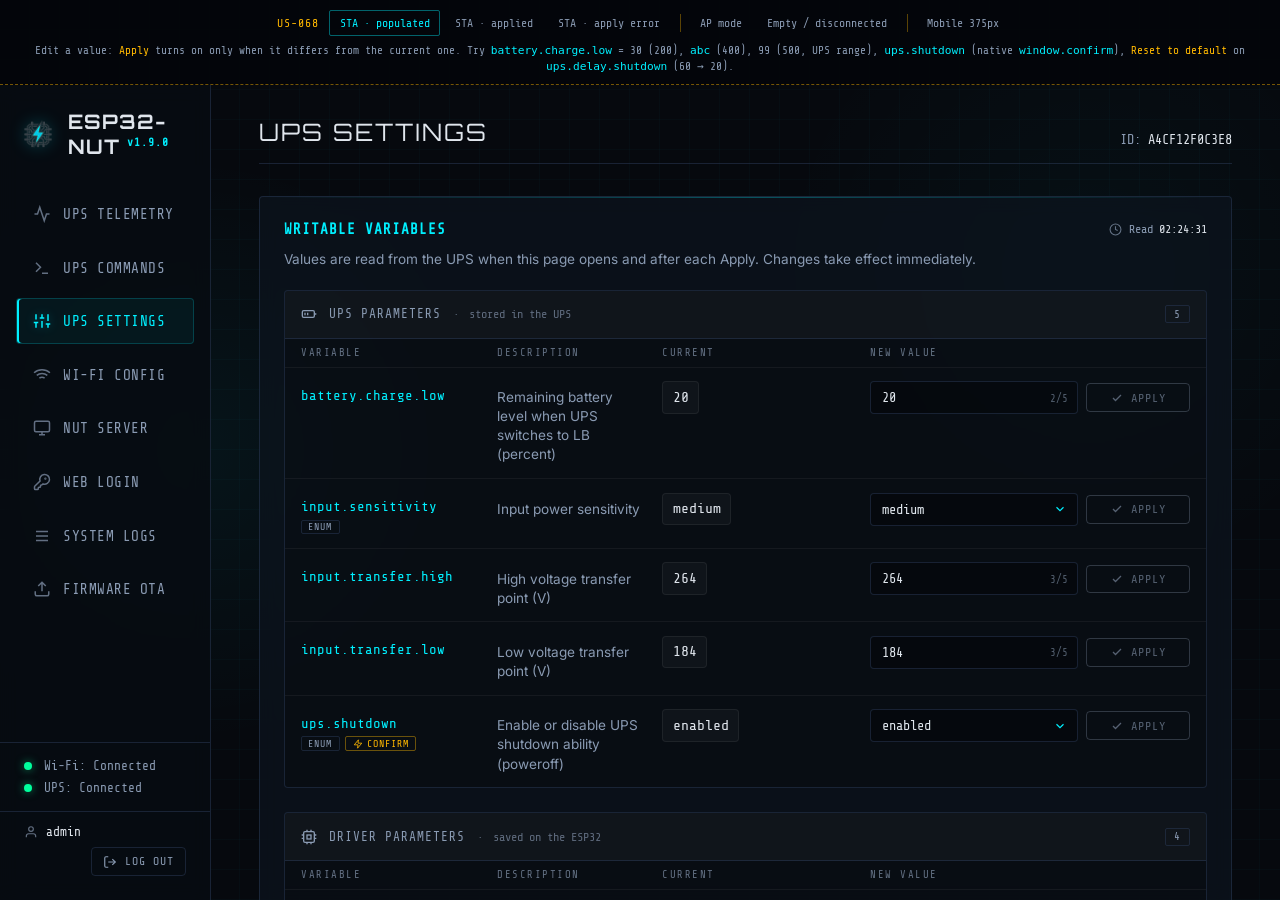
<file: docs/mockups/US-068/index.html>
<!DOCTYPE html>
<html lang="en">

<head>
    <meta charset="UTF-8">
    <meta name="viewport" content="width=device-width, initial-scale=1.0">
    <title>ESP32 NUT Server | UPS Settings (US-068 mockup)</title>
    <link rel="icon" type="image/x-icon" href="favicon.ico">
    <!-- Local copy of data/www/bundle.css (tokens, fonts, sidebar, panels, inputs, US-059 .cmd-* classes, US-061 session row) -->
    <link rel="stylesheet" href="bundle.css">
    <!-- New classes introduced by US-068 + mockup-only chrome -->
    <link rel="stylesheet" href="settings.css">
</head>

<body class="mock-page">

    <!-- ===================== Mockup-only state switcher ===================== -->
    <div class="mock-bar" id="mock-bar">
        <div class="mock-switcher" role="group" aria-label="Mockup state">
            <span>US-068</span>
            <button type="button" data-state="sta" class="on">STA &middot; populated</button>
            <button type="button" data-state="sta-applied">STA &middot; applied</button>
            <button type="button" data-state="sta-error">STA &middot; apply error</button>
            <i class="sep" aria-hidden="true"></i>
            <button type="button" data-state="ap">AP mode</button>
            <button type="button" data-state="empty">Empty / disconnected</button>
            <i class="sep" aria-hidden="true"></i>
            <button type="button" data-state="mobile">Mobile 375px</button>
        </div>
        <p class="mock-note" id="mock-note"></p>
    </div>

    <!-- ===================== Mockup-only: phone frames (Mobile 375px state) ===================== -->
    <div class="phone-stage" id="phone-stage" hidden>
        <figure class="phone">
            <figcaption>375 &times; 812 &middot; STA, after Apply</figcaption>
            <iframe title="UPS Settings at 375px, STA" data-src="index.html?embed=1&amp;state=sta-applied"></iframe>
        </figure>
        <figure class="phone">
            <figcaption>375 &times; 812 &middot; STA, apply error</figcaption>
            <iframe title="UPS Settings at 375px, apply error" data-src="index.html?embed=1&amp;state=sta-error"></iframe>
        </figure>
    </div>

    <div class="app-container" id="app">
        <!-- Sidebar / Navigation -->
        <aside class="sidebar">
            <div class="brand">
                <div class="brand-icon">
                    <img src="logo.png" alt="Logo">
                </div>
                <div class="brand-name">ESP32-NUT <span id="fw-version">v1.9.0</span></div>
            </div>

            <nav class="tabs">
                <button class="tab" data-target="ups">
                    <svg viewBox="0 0 24 24" fill="none" stroke="currentColor" stroke-width="2">
                        <path d="M22 12h-4l-3 9L9 3l-3 9H2" />
                    </svg>
                    UPS Telemetry
                </button>
                <button class="tab" data-target="commands">
                    <svg viewBox="0 0 24 24" fill="none" stroke="currentColor" stroke-width="2">
                        <polyline points="4 17 10 11 4 5" />
                        <line x1="12" y1="19" x2="20" y2="19" />
                    </svg>
                    UPS Commands
                </button>
                <!-- NEW (US-068): third entry, right after UPS Commands -->
                <button class="tab active" data-target="settings">
                    <svg viewBox="0 0 24 24" fill="none" stroke="currentColor" stroke-width="2">
                        <line x1="4" y1="21" x2="4" y2="14" />
                        <line x1="4" y1="10" x2="4" y2="3" />
                        <line x1="12" y1="21" x2="12" y2="12" />
                        <line x1="12" y1="8" x2="12" y2="3" />
                        <line x1="20" y1="21" x2="20" y2="16" />
                        <line x1="20" y1="12" x2="20" y2="3" />
                        <line x1="1" y1="14" x2="7" y2="14" />
                        <line x1="9" y1="8" x2="15" y2="8" />
                        <line x1="17" y1="16" x2="23" y2="16" />
                    </svg>
                    UPS Settings
                </button>
                <button class="tab" data-target="wifi">
                    <svg viewBox="0 0 24 24" fill="none" stroke="currentColor" stroke-width="2">
                        <path
                            d="M5 12.55a11 11 0 0114.08 0M1.42 9a16 16 0 0121.16 0M8.53 16.11a6 6 0 016.95 0M12 20h.01" />
                    </svg>
                    Wi-Fi Config
                </button>
                <button class="tab" data-target="nut">
                    <svg viewBox="0 0 24 24" fill="none" stroke="currentColor" stroke-width="2">
                        <rect x="2" y="3" width="20" height="14" rx="2" ry="2" />
                        <path d="M8 21h8M12 17v4" />
                    </svg>
                    NUT Server
                </button>
                <button class="tab" data-target="weblogin">
                    <svg viewBox="0 0 24 24" fill="none" stroke="currentColor" stroke-width="2">
                        <path d="M2.586 17.414A2 2 0 0 0 2 18.828V21a1 1 0 0 0 1 1h3a1 1 0 0 0 1-1v-1a1 1 0 0 1 1-1h1a1 1 0 0 0 1-1v-1a1 1 0 0 1 1-1h.172a2 2 0 0 0 1.414-.586l.814-.814a6.5 6.5 0 1 0-4-4z" />
                        <circle cx="16.5" cy="7.5" r=".5" fill="currentColor" />
                    </svg>
                    Web Login
                </button>
                <button class="tab" data-target="logs">
                    <svg viewBox="0 0 24 24" fill="none" stroke="currentColor" stroke-width="2">
                        <path d="M4 6h16M4 12h16M4 18h16" />
                    </svg>
                    System Logs
                </button>
                <button class="tab" data-target="ota">
                    <svg viewBox="0 0 24 24" fill="none" stroke="currentColor" stroke-width="2">
                        <path d="M21 15v4a2 2 0 01-2 2H5a2 2 0 01-2-2v-4M17 8l-5-5-5 5M12 3v12" />
                    </svg>
                    Firmware OTA
                </button>
            </nav>

            <div class="system-status dual">
                <div class="status-item">
                    <div class="status-indicator success" id="ind-wifi"></div>
                    <span id="lbl-wifi">Wi-Fi: Connected</span>
                </div>
                <div class="status-item">
                    <div class="status-indicator success" id="ind-ups"></div>
                    <span id="lbl-ups">UPS: Connected</span>
                </div>
            </div>

            <!-- US-061 session row (hidden in AP mode) -->
            <div class="sidebar-session" id="sidebar-session">
                <div class="session-user" title="Signed in user">
                    <svg viewBox="0 0 24 24" fill="none" stroke="currentColor" stroke-width="2">
                        <path d="M20 21v-2a4 4 0 00-4-4H8a4 4 0 00-4 4v2" />
                        <circle cx="12" cy="7" r="4" />
                    </svg>
                    <span>admin</span>
                </div>
                <button type="button" class="btn btn-outline btn-logout">
                    <svg viewBox="0 0 24 24" fill="none" stroke="currentColor" stroke-width="2">
                        <path d="M9 21H5a2 2 0 01-2-2V5a2 2 0 012-2h4" />
                        <polyline points="16 17 21 12 16 7" />
                        <line x1="21" y1="12" x2="9" y2="12" />
                    </svg>
                    Log out
                </button>
            </div>
        </aside>

        <!-- Main Content Area -->
        <main class="content-area">
            <header class="topbar">
                <h1 class="page-title">UPS Settings</h1>
                <div class="device-id">ID: <span>A4CF12F0C3E8</span></div>
            </header>

            <!-- NEW (US-068) tab -->
            <div class="tab-content active" id="content-settings">
                <div class="panel ups-panel set-panel">
                    <div class="panel-header">
                        <h2>Writable variables</h2>
                        <div class="set-header-side">
                            <!-- No polling: shows when the values were last read (page open / after Apply) -->
                            <span class="set-snapshot" id="set-snapshot" title="Values are read when the page opens and after each Apply">
                                <svg viewBox="0 0 24 24" fill="none" stroke="currentColor" stroke-width="2">
                                    <circle cx="12" cy="12" r="10" />
                                    <polyline points="12 6 12 12 16 14" />
                                </svg>
                                Read <span id="set-snapshot-time">--:--:--</span>
                            </span>
                        </div>
                    </div>

                    <p class="set-lead" id="set-lead">Values are read from the UPS when this page opens and after
                        each Apply. Changes take effect immediately.</p>

                    <!-- Variable list, rows rendered from GET /api/ups/variables -->
                    <div id="set-list"></div>

                    <!-- Empty state (empty catalog or UPS disconnected) -->
                    <div class="cmd-empty" id="set-empty" hidden>
                        <svg viewBox="0 0 24 24" fill="none" stroke="currentColor" stroke-width="2">
                            <line x1="4" y1="21" x2="4" y2="14" />
                            <line x1="4" y1="10" x2="4" y2="3" />
                            <line x1="12" y1="21" x2="12" y2="12" />
                            <line x1="12" y1="8" x2="12" y2="3" />
                            <line x1="20" y1="21" x2="20" y2="16" />
                            <line x1="20" y1="12" x2="20" y2="3" />
                            <line x1="1" y1="14" x2="7" y2="14" />
                            <line x1="9" y1="8" x2="15" y2="8" />
                            <line x1="17" y1="16" x2="23" y2="16" />
                        </svg>
                        <strong>No settings available</strong>
                        <span>The UPS is disconnected or does not expose any writable variable.</span>
                    </div>
                </div>
            </div>
        </main>
    </div>

    <script src="app.js"></script>
</body>

</html>
</file>
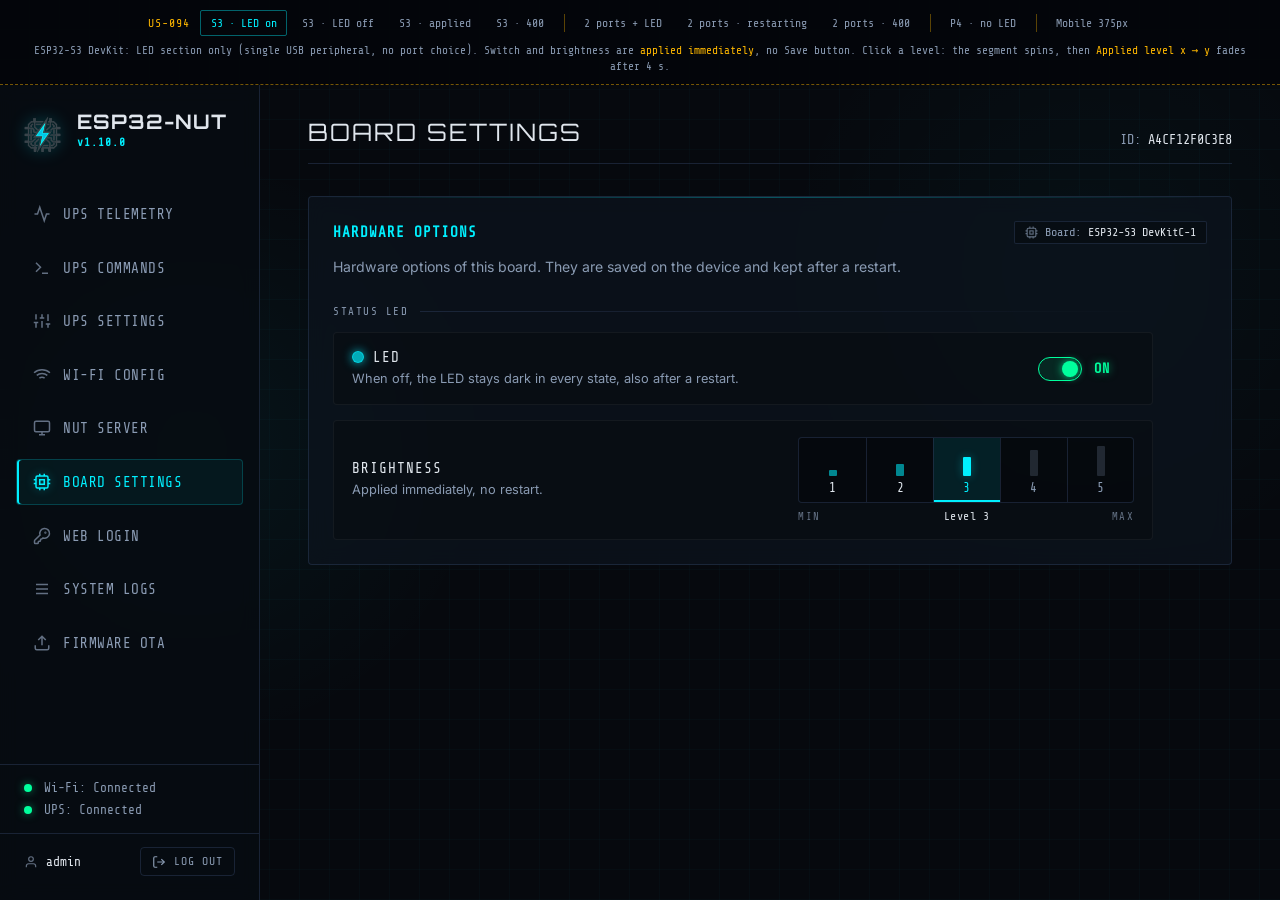
<file: docs/mockups/US-094/index.html>
<!DOCTYPE html>
<html lang="en">

<head>
    <meta charset="UTF-8">
    <meta name="viewport" content="width=device-width, initial-scale=1.0">
    <title>ESP32 NUT Server | Board Settings (US-094 mockup)</title>
    <link rel="icon" type="image/x-icon" href="favicon.ico">
    <!-- Local copy of data/www/bundle.css (tokens, fonts, sidebar, panels, switch, .auth-alert, .cred-section, .cmd-result) -->
    <link rel="stylesheet" href="bundle.css">
    <!-- New classes introduced by US-094 + mockup-only chrome -->
    <link rel="stylesheet" href="board.css">
</head>

<body class="mock-page">

    <!-- ===================== Mockup-only state switcher ===================== -->
    <div class="mock-bar" id="mock-bar">
        <div class="mock-switcher" role="group" aria-label="Mockup state">
            <span>US-094</span>
            <button type="button" data-state="s3" class="on">S3 &middot; LED on</button>
            <button type="button" data-state="s3-off">S3 &middot; LED off</button>
            <button type="button" data-state="s3-applied">S3 &middot; applied</button>
            <button type="button" data-state="s3-error">S3 &middot; 400</button>
            <i class="sep" aria-hidden="true"></i>
            <button type="button" data-state="dual">2 ports + LED</button>
            <button type="button" data-state="dual-restart">2 ports &middot; restarting</button>
            <button type="button" data-state="dual-error">2 ports &middot; 400</button>
            <i class="sep" aria-hidden="true"></i>
            <button type="button" data-state="noled">P4 &middot; no LED</button>
            <i class="sep" aria-hidden="true"></i>
            <button type="button" data-state="mobile">Mobile 375px</button>
        </div>
        <p class="mock-note" id="mock-note"></p>
    </div>

    <!-- ===================== Mockup-only: phone frames (Mobile 375px state) ===================== -->
    <div class="phone-stage" id="phone-stage" hidden>
        <figure class="phone">
            <figcaption>375 &times; 812 &middot; S3, LED off</figcaption>
            <iframe title="Board settings at 375px, S3 LED off" data-src="index.html?embed=1&amp;state=s3-off&amp;scroll=1"></iframe>
        </figure>
        <figure class="phone">
            <figcaption>375 &times; 812 &middot; 2 ports + LED</figcaption>
            <iframe title="Board settings at 375px, two ports" data-src="index.html?embed=1&amp;state=dual&amp;scroll=1"></iframe>
        </figure>
        <figure class="phone">
            <figcaption>375 &times; 812 &middot; P4, no LED, restarting</figcaption>
            <iframe title="Board settings at 375px, no LED" data-src="index.html?embed=1&amp;state=noled-restart&amp;scroll=1"></iframe>
        </figure>
    </div>

    <div class="app-container" id="app">
        <!-- Sidebar / Navigation -->
        <aside class="sidebar">
            <div class="brand">
                <div class="brand-icon">
                    <img src="logo.png" alt="Logo">
                </div>
                <div class="brand-name">ESP32-NUT <span id="fw-version">v1.10.0</span></div>
            </div>

            <nav class="tabs">
                <button class="tab" data-target="ups">
                    <svg viewBox="0 0 24 24" fill="none" stroke="currentColor" stroke-width="2">
                        <path d="M22 12h-4l-3 9L9 3l-3 9H2" />
                    </svg>
                    UPS Telemetry
                </button>
                <button class="tab" data-target="commands">
                    <svg viewBox="0 0 24 24" fill="none" stroke="currentColor" stroke-width="2">
                        <polyline points="4 17 10 11 4 5" />
                        <line x1="12" y1="19" x2="20" y2="19" />
                    </svg>
                    UPS Commands
                </button>
                <button class="tab" data-target="settings">
                    <svg viewBox="0 0 24 24" fill="none" stroke="currentColor" stroke-width="2">
                        <line x1="4" y1="21" x2="4" y2="14" />
                        <line x1="4" y1="10" x2="4" y2="3" />
                        <line x1="12" y1="21" x2="12" y2="12" />
                        <line x1="12" y1="8" x2="12" y2="3" />
                        <line x1="20" y1="21" x2="20" y2="16" />
                        <line x1="20" y1="12" x2="20" y2="3" />
                        <line x1="1" y1="14" x2="7" y2="14" />
                        <line x1="9" y1="8" x2="15" y2="8" />
                        <line x1="17" y1="16" x2="23" y2="16" />
                    </svg>
                    UPS Settings
                </button>
                <button class="tab" data-target="wifi">
                    <svg viewBox="0 0 24 24" fill="none" stroke="currentColor" stroke-width="2">
                        <path
                            d="M5 12.55a11 11 0 0114.08 0M1.42 9a16 16 0 0121.16 0M8.53 16.11a6 6 0 016.95 0M12 20h.01" />
                    </svg>
                    Wi-Fi Config
                </button>
                <button class="tab" data-target="nut">
                    <svg viewBox="0 0 24 24" fill="none" stroke="currentColor" stroke-width="2">
                        <rect x="2" y="3" width="20" height="14" rx="2" ry="2" />
                        <path d="M8 21h8M12 17v4" />
                    </svg>
                    NUT Server
                </button>
                <!-- NEW (US-094): board settings, right after NUT Server -->
                <button class="tab active" data-target="board">
                    <svg viewBox="0 0 24 24" fill="none" stroke="currentColor" stroke-width="2">
                        <rect x="4" y="4" width="16" height="16" rx="2" />
                        <rect x="9" y="9" width="6" height="6" />
                        <path d="M9 1v3M15 1v3M9 20v3M15 20v3M20 9h3M20 14h3M1 9h3M1 14h3" />
                    </svg>
                    Board Settings
                </button>
                <button class="tab" data-target="weblogin">
                    <svg viewBox="0 0 24 24" fill="none" stroke="currentColor" stroke-width="2">
                        <path d="M2.586 17.414A2 2 0 0 0 2 18.828V21a1 1 0 0 0 1 1h3a1 1 0 0 0 1-1v-1a1 1 0 0 1 1-1h1a1 1 0 0 0 1-1v-1a1 1 0 0 1 1-1h.172a2 2 0 0 0 1.414-.586l.814-.814a6.5 6.5 0 1 0-4-4z" />
                        <circle cx="16.5" cy="7.5" r=".5" fill="currentColor" />
                    </svg>
                    Web Login
                </button>
                <button class="tab" data-target="logs">
                    <svg viewBox="0 0 24 24" fill="none" stroke="currentColor" stroke-width="2">
                        <path d="M4 6h16M4 12h16M4 18h16" />
                    </svg>
                    System Logs
                </button>
                <button class="tab" data-target="ota">
                    <svg viewBox="0 0 24 24" fill="none" stroke="currentColor" stroke-width="2">
                        <path d="M21 15v4a2 2 0 01-2 2H5a2 2 0 01-2-2v-4M17 8l-5-5-5 5M12 3v12" />
                    </svg>
                    Firmware OTA
                </button>
            </nav>

            <div class="system-status dual">
                <div class="status-item">
                    <div class="status-indicator success" id="ind-net"></div>
                    <span id="lbl-net">Wi-Fi: Connected</span>
                </div>
                <div class="status-item">
                    <div class="status-indicator success" id="ind-ups"></div>
                    <span id="lbl-ups">UPS: Connected</span>
                </div>
            </div>

            <div class="sidebar-session" id="sidebar-session">
                <div class="session-user" title="Signed in user">
                    <svg viewBox="0 0 24 24" fill="none" stroke="currentColor" stroke-width="2">
                        <path d="M20 21v-2a4 4 0 00-4-4H8a4 4 0 00-4 4v2" />
                        <circle cx="12" cy="7" r="4" />
                    </svg>
                    <span>admin</span>
                </div>
                <button type="button" class="btn btn-outline btn-logout">
                    <svg viewBox="0 0 24 24" fill="none" stroke="currentColor" stroke-width="2">
                        <path d="M9 21H5a2 2 0 01-2-2V5a2 2 0 012-2h4" />
                        <polyline points="16 17 21 12 16 7" />
                        <line x1="21" y1="12" x2="9" y2="12" />
                    </svg>
                    Log out
                </button>
            </div>
        </aside>

        <!-- Main Content Area -->
        <main class="content-area">
            <header class="topbar">
                <h1 class="page-title">Board Settings</h1>
                <div class="device-id">ID: <span>A4CF12F0C3E8</span></div>
            </header>

            <!-- NEW (US-094) tab. Sections rendered from GET /api/board (profile capabilities + saved values) -->
            <div class="tab-content active" id="content-board">
                <div class="panel config-panel board-panel">
                    <div class="panel-header">
                        <h2>Hardware options</h2>
                        <!-- Read-only: board profile compiled into the firmware -->
                        <span class="board-profile" title="Board profile: esp32s3_devkit (read-only)">
                            <svg viewBox="0 0 24 24" fill="none" stroke="currentColor" stroke-width="2">
                                <rect x="4" y="4" width="16" height="16" rx="2" />
                                <rect x="9" y="9" width="6" height="6" />
                                <path d="M9 1v3M15 1v3M9 20v3M15 20v3M20 9h3M20 14h3M1 9h3M1 14h3" />
                            </svg>
                            Board: <span id="board-name">ESP32-S3 DevKitC-1</span>
                        </span>
                    </div>

                    <p class="auth-lead board-lead">Hardware options of this board. They are saved on the device
                        and kept after a restart.</p>

                    <div class="board-body">

                        <!-- ============ Status LED (only if the profile has a LED) ============ -->
                        <section class="board-section" id="sec-led">
                            <div class="cred-section">Status LED</div>

                            <div class="board-row">
                                <div class="board-label">
                                    <span class="board-name">
                                        <span class="led-preview" id="led-preview" aria-hidden="true"></span>
                                        LED
                                    </span>
                                    <span class="board-hint">When off, the LED stays dark in every state, also after a
                                        restart.</span>
                                </div>
                                <div class="board-control led-toggle">
                                    <label class="switch">
                                        <input type="checkbox" id="led-enabled" checked aria-label="Status LED on">
                                        <span class="slider"></span>
                                    </label>
                                    <span class="led-state on" id="led-state">On</span>
                                </div>
                            </div>

                            <div class="board-row" id="row-brightness">
                                <div class="board-label">
                                    <span class="board-name">Brightness</span>
                                    <span class="board-hint">Applied immediately, no restart.</span>
                                </div>
                                <div class="board-control level-control">
                                    <div class="level-picker" id="level-picker" role="radiogroup"
                                        aria-label="LED brightness level">
                                        <button type="button" class="level" role="radio" data-level="1" aria-checked="false"><span class="level-bar"></span><span class="level-num">1</span></button>
                                        <button type="button" class="level" role="radio" data-level="2" aria-checked="false"><span class="level-bar"></span><span class="level-num">2</span></button>
                                        <button type="button" class="level" role="radio" data-level="3" aria-checked="true"><span class="level-bar"></span><span class="level-num">3</span></button>
                                        <button type="button" class="level" role="radio" data-level="4" aria-checked="false"><span class="level-bar"></span><span class="level-num">4</span></button>
                                        <button type="button" class="level" role="radio" data-level="5" aria-checked="false"><span class="level-bar"></span><span class="level-num">5</span></button>
                                    </div>
                                    <div class="level-scale">
                                        <span>Min</span>
                                        <span class="level-readout" id="level-readout">Level 3</span>
                                        <span>Max</span>
                                    </div>
                                </div>
                            </div>

                            <!-- Outcome of the last LED change (applied immediately) -->
                            <div class="board-outcome">
                                <span class="cmd-result" id="led-result" aria-live="polite"></span>
                            </div>
                            <div class="auth-alert" id="led-error" role="alert" hidden>
                                <svg viewBox="0 0 24 24" fill="none" stroke="currentColor" stroke-width="2">
                                    <circle cx="12" cy="12" r="10" />
                                    <path d="M12 8v4M12 16h.01" />
                                </svg>
                                <span id="led-error-text">Invalid value</span>
                            </div>
                        </section>

                        <!-- ============ UPS USB port (only if the profile has 2+ USB host ports) ============ -->
                        <section class="board-section" id="sec-usb">
                            <div class="cred-section">UPS USB port</div>

                            <form id="usb-form" class="board-usb-form" novalidate>
                                <div class="auth-alert info" role="note">
                                    <svg viewBox="0 0 24 24" fill="none" stroke="currentColor" stroke-width="2">
                                        <circle cx="12" cy="12" r="10" />
                                        <path d="M12 16v-4M12 8h.01" />
                                    </svg>
                                    <span>Changing the port restarts the board. Plug the UPS cable into the selected
                                        port.</span>
                                </div>

                                <div class="port-options" role="radiogroup" aria-label="USB port of the UPS">
                                    <label class="port-card">
                                        <input type="radio" name="usb-port" value="hs" checked>
                                        <span class="port-radio" aria-hidden="true"></span>
                                        <span class="port-body">
                                            <span class="port-title">High-Speed</span>
                                            <span class="port-meta">USB 2.0 HS &middot; 480 Mbit/s</span>
                                        </span>
                                        <span class="port-current" data-port="hs">In use</span>
                                    </label>
                                    <label class="port-card">
                                        <input type="radio" name="usb-port" value="fs">
                                        <span class="port-radio" aria-hidden="true"></span>
                                        <span class="port-body">
                                            <span class="port-title">Full-Speed</span>
                                            <span class="port-meta">USB 1.1 FS &middot; 12 Mbit/s</span>
                                        </span>
                                        <span class="port-current" data-port="fs" hidden>In use</span>
                                    </label>
                                </div>

                                <div class="auth-alert" id="usb-error" role="alert" hidden>
                                    <svg viewBox="0 0 24 24" fill="none" stroke="currentColor" stroke-width="2">
                                        <circle cx="12" cy="12" r="10" />
                                        <path d="M12 8v4M12 16h.01" />
                                    </svg>
                                    <span id="usb-error-text">Invalid value</span>
                                </div>

                                <div class="auth-alert success" id="usb-success" role="status" hidden>
                                    <svg viewBox="0 0 24 24" fill="none" stroke="currentColor" stroke-width="2">
                                        <path d="M22 11.08V12a10 10 0 11-5.93-9.14" />
                                        <polyline points="22 4 12 14.01 9 11.01" />
                                    </svg>
                                    <span>Saved. The board is restarting, this page reloads in
                                        <span class="countdown" id="usb-countdown">15</span> s.</span>
                                </div>

                                <div class="form-actions">
                                    <button type="submit" class="btn btn-primary" id="btn-usb" disabled>
                                        <span class="glow"></span>
                                        <span class="btn-label">Save &amp; restart</span>
                                    </button>
                                </div>
                            </form>

                            <p class="auth-fineprint">A wrong port does not lock you out: the Web UI stays
                                reachable, the UPS is just not seen until you pick the right port here.</p>
                        </section>

                    </div>
                </div>
            </div>
        </main>
    </div>

    <script src="app.js"></script>
</body>

</html>
</file>
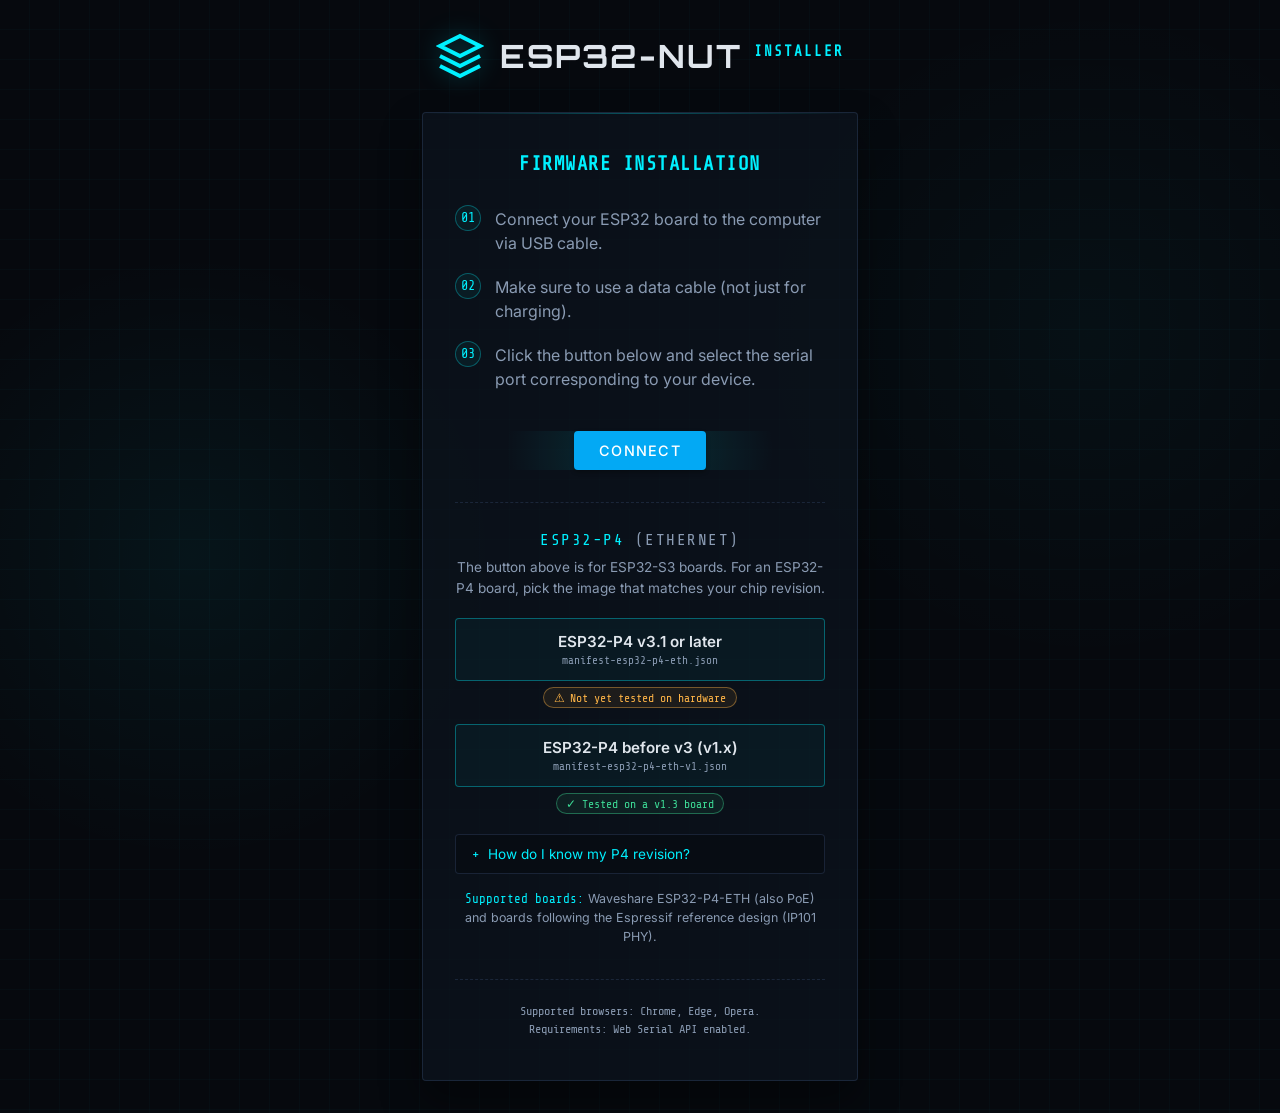
<file: docs/mockups/US-102/index.html>
<!DOCTYPE html>
<html lang="en">
<head>
    <meta charset="UTF-8">
    <meta name="viewport" content="width=device-width, initial-scale=1.0">
    <title>ESP32-NUT Installer (US-102 mockup)</title>
    <link rel="preconnect" href="https://fonts.googleapis.com">
    <link rel="preconnect" href="https://fonts.gstatic.com" crossorigin>
    <link href="https://fonts.googleapis.com/css2?family=Inter:wght@400;500;600&family=Orbitron:wght@400;700&family=Share+Tech+Mono&display=swap" rel="stylesheet">
    <!-- Local copy of web-installer/shared.css (unchanged) -->
    <link rel="stylesheet" href="shared.css">
    <!-- New classes introduced by US-102 (P4 section, badges, help, mobile tweaks) -->
    <link rel="stylesheet" href="installer-p4.css">
</head>
<body>
    <div class="installer-container">
        <div class="brand-header">
            <svg class="brand-icon" viewBox="0 0 24 24" fill="none" stroke="currentColor" stroke-width="2">
                <path d="M12 2L2 7l10 5 10-5-10-5zM2 17l10 5 10-5M2 12l10 5 10-5"></path>
            </svg>
            <div class="brand-name">ESP32-NUT <span>INSTALLER</span></div>
        </div>

        <div class="panel">
            <div class="panel-header">
                <h2>Firmware Installation</h2>
            </div>

            <div class="instructions">
                <ol>
                    <li>Connect your ESP32 board to the computer via USB cable.</li>
                    <li>Make sure to use a data cable (not just for charging).</li>
                    <li>Click the button below and select the serial port corresponding to your device.</li>
                </ol>
            </div>

            <!-- UNCHANGED: real page keeps <esp-web-install-button manifest="manifest.json"> (ESP32-S3 only) -->
            <div class="install-action">
                <button type="button" class="mock-esp-button">Connect</button>
            </div>

            <!-- ===================== NEW (US-102): ESP32-P4 section ===================== -->
            <section class="p4-section" aria-labelledby="p4-title">
                <div class="p4-header">
                    <h3 id="p4-title">ESP32-P4 <span>(Ethernet)</span></h3>
                    <p class="p4-lead">The button above is for ESP32-S3 boards. For an ESP32-P4 board, pick the image that matches your chip revision.</p>
                </div>

                <div class="p4-options">
                    <!-- Real: <esp-web-install-button manifest="manifest-esp32-p4-eth.json"><button slot="activate">…</button></esp-web-install-button> -->
                    <div class="p4-option">
                        <button type="button" class="p4-button">
                            <span class="p4-button-label">ESP32-P4 v3.1 or later</span>
                            <span class="p4-button-sub mono">manifest-esp32-p4-eth.json</span>
                        </button>
                        <span class="p4-badge p4-badge--warn mono">Not yet tested on hardware</span>
                    </div>

                    <!-- Real: <esp-web-install-button manifest="manifest-esp32-p4-eth-v1.json"><button slot="activate">…</button></esp-web-install-button> -->
                    <div class="p4-option">
                        <button type="button" class="p4-button">
                            <span class="p4-button-label">ESP32-P4 before v3 (v1.x)</span>
                            <span class="p4-button-sub mono">manifest-esp32-p4-eth-v1.json</span>
                        </button>
                        <span class="p4-badge p4-badge--ok mono">Tested on a v1.3 board</span>
                    </div>
                </div>

                <details class="p4-help">
                    <summary>How do I know my P4 revision?</summary>
                    <div class="p4-help-body">
                        <p>Use one of these:</p>
                        <ul>
                            <li>Run <code>esptool chip-id</code> (or <code>esptool.py chip_id</code>) and look for:
                                <pre class="mono">Chip is ESP32-P4 (revision v1.3)</pre></li>
                            <li>Open the serial monitor, reset the board and look in the boot log for:
                                <pre class="mono">chip revision: v1.3</pre></li>
                        </ul>
                        <table class="p4-rev-table">
                            <tr><th class="mono">v1.x</th><td>&rarr; <strong>ESP32-P4 before v3</strong></td></tr>
                            <tr><th class="mono">v3.1+</th><td>&rarr; <strong>ESP32-P4 v3.1 or later</strong></td></tr>
                            <tr class="p4-rev-none"><th class="mono">v2.x, v3.0</th><td>Not supported by either image</td></tr>
                        </table>
                        <p class="p4-safe">Picked the wrong one? No harm done: the bootloader refuses the image. Just flash again with the other button.</p>
                    </div>
                </details>

                <p class="p4-boards">
                    <span class="mono">Supported boards:</span> Waveshare ESP32-P4-ETH (also PoE) and boards following the Espressif reference design (IP101 PHY).
                </p>
            </section>
            <!-- ===================== /NEW ===================== -->

            <div class="support-text">
                <p class="mono">Supported browsers: Chrome, Edge, Opera.</p>
                <p class="mono">Requirements: Web Serial API enabled.</p>
            </div>
        </div>
    </div>
</body>
</html>
</file>
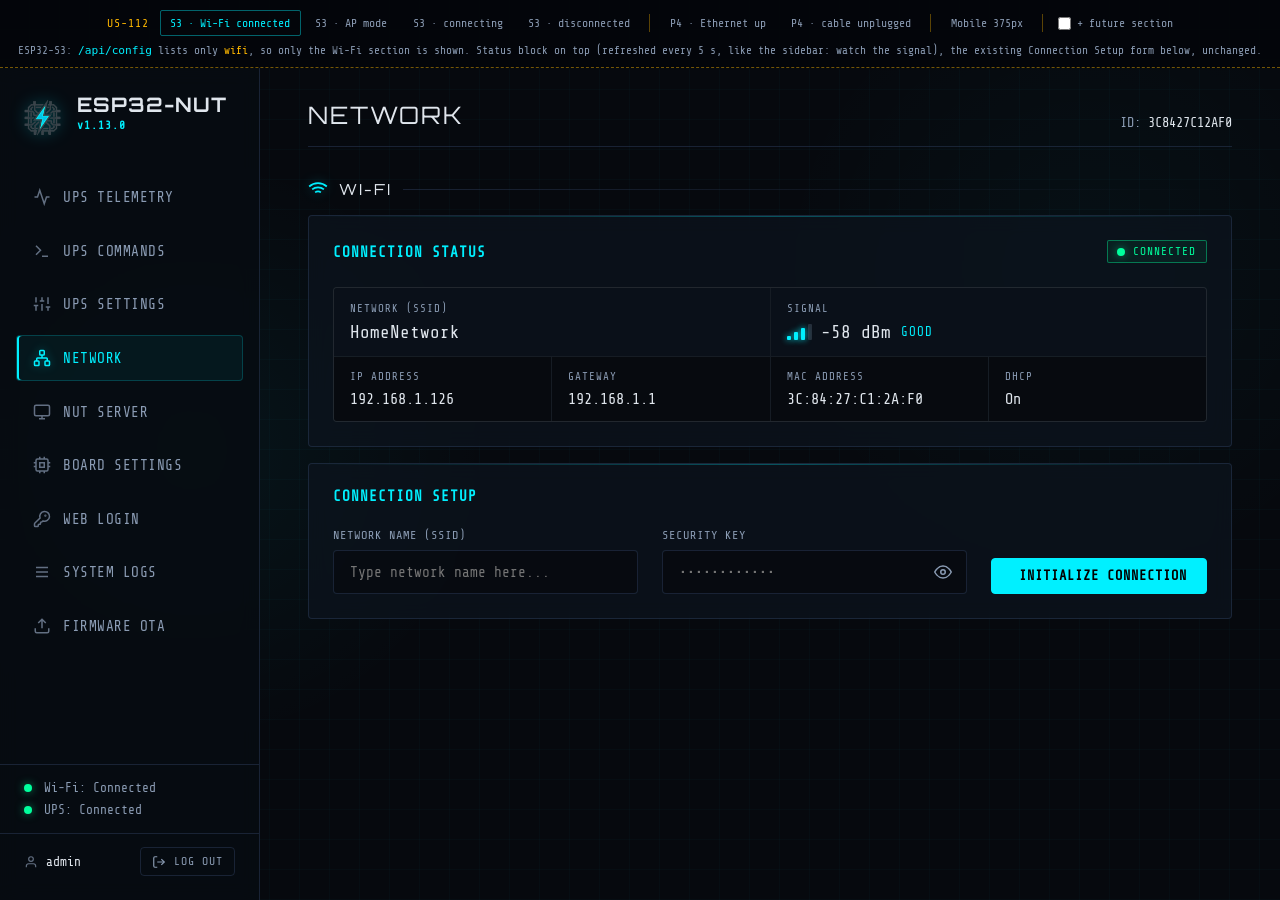
<file: docs/mockups/US-112/index.html>
<!DOCTYPE html>
<html lang="en">

<head>
    <meta charset="UTF-8">
    <meta name="viewport" content="width=device-width, initial-scale=1.0">
    <title>ESP32 NUT Server | Network (US-112 mockup)</title>
    <link rel="icon" type="image/x-icon" href="favicon.ico">
    <!-- Local copy of data/www/bundle.css (tokens, fonts, sidebar, panels, forms, .status-indicator, .auth-alert) -->
    <link rel="stylesheet" href="bundle.css">
    <!-- New classes introduced by US-112 + mockup-only chrome -->
    <link rel="stylesheet" href="network.css">
</head>

<body class="mock-page">

    <!-- ===================== Mockup-only state switcher ===================== -->
    <div class="mock-bar" id="mock-bar">
        <div class="mock-switcher" role="group" aria-label="Mockup state">
            <span>US-112</span>
            <button type="button" data-state="s3-connected" class="on">S3 &middot; Wi-Fi connected</button>
            <button type="button" data-state="s3-ap">S3 &middot; AP mode</button>
            <button type="button" data-state="s3-connecting">S3 &middot; connecting</button>
            <button type="button" data-state="s3-down">S3 &middot; disconnected</button>
            <i class="sep" aria-hidden="true"></i>
            <button type="button" data-state="p4-connected">P4 &middot; Ethernet up</button>
            <button type="button" data-state="p4-down">P4 &middot; cable unplugged</button>
            <i class="sep" aria-hidden="true"></i>
            <button type="button" data-state="mobile">Mobile 375px</button>
            <i class="sep" aria-hidden="true"></i>
            <label><input type="checkbox" id="mock-future"> + future section</label>
        </div>
        <p class="mock-note" id="mock-note"></p>
    </div>

    <!-- ===================== Mockup-only: phone frames (Mobile 375px state) ===================== -->
    <div class="phone-stage" id="phone-stage" hidden>
        <figure class="phone">
            <figcaption>375 &times; 812 &middot; S3, Wi-Fi connected</figcaption>
            <iframe title="Network page at 375px, Wi-Fi connected" data-src="index.html?embed=1&amp;state=s3-connected&amp;scroll=1"></iframe>
        </figure>
        <figure class="phone">
            <figcaption>375 &times; 812 &middot; S3, access point mode</figcaption>
            <iframe title="Network page at 375px, access point mode" data-src="index.html?embed=1&amp;state=s3-ap&amp;scroll=1"></iframe>
        </figure>
        <figure class="phone">
            <figcaption>375 &times; 812 &middot; P4, Ethernet up</figcaption>
            <iframe title="Network page at 375px, Ethernet connected" data-src="index.html?embed=1&amp;state=p4-connected&amp;scroll=1"></iframe>
        </figure>
    </div>

    <div class="app-container" id="app">
        <!-- Sidebar / Navigation -->
        <aside class="sidebar">
            <div class="brand">
                <div class="brand-icon">
                    <img src="logo.png" alt="Logo">
                </div>
                <div class="brand-name">ESP32-NUT <span id="fw-version">v1.13.0</span></div>
            </div>

            <nav class="tabs">
                <button class="tab" data-target="ups">
                    <svg viewBox="0 0 24 24" fill="none" stroke="currentColor" stroke-width="2">
                        <path d="M22 12h-4l-3 9L9 3l-3 9H2" />
                    </svg>
                    UPS Telemetry
                </button>
                <button class="tab" data-target="commands">
                    <svg viewBox="0 0 24 24" fill="none" stroke="currentColor" stroke-width="2">
                        <polyline points="4 17 10 11 4 5" />
                        <line x1="12" y1="19" x2="20" y2="19" />
                    </svg>
                    UPS Commands
                </button>
                <button class="tab" data-target="settings">
                    <svg viewBox="0 0 24 24" fill="none" stroke="currentColor" stroke-width="2">
                        <line x1="4" y1="21" x2="4" y2="14" />
                        <line x1="4" y1="10" x2="4" y2="3" />
                        <line x1="12" y1="21" x2="12" y2="12" />
                        <line x1="12" y1="8" x2="12" y2="3" />
                        <line x1="20" y1="21" x2="20" y2="16" />
                        <line x1="20" y1="12" x2="20" y2="3" />
                        <line x1="1" y1="14" x2="7" y2="14" />
                        <line x1="9" y1="8" x2="15" y2="8" />
                        <line x1="17" y1="16" x2="23" y2="16" />
                    </svg>
                    UPS Settings
                </button>
                <!-- CHANGED (US-112): was "Wi-Fi Config" (data-target="wifi"). Link-neutral icon:
                     the page exists on every board, Wi-Fi or Ethernet -->
                <button class="tab active" data-target="network">
                    <svg viewBox="0 0 24 24" fill="none" stroke="currentColor" stroke-width="2">
                        <rect x="16" y="16" width="6" height="6" rx="1" />
                        <rect x="2" y="16" width="6" height="6" rx="1" />
                        <rect x="9" y="2" width="6" height="6" rx="1" />
                        <path d="M5 16v-3a1 1 0 0 1 1-1h12a1 1 0 0 1 1 1v3M12 12V8" />
                    </svg>
                    Network
                </button>
                <button class="tab" data-target="nut">
                    <svg viewBox="0 0 24 24" fill="none" stroke="currentColor" stroke-width="2">
                        <rect x="2" y="3" width="20" height="14" rx="2" ry="2" />
                        <path d="M8 21h8M12 17v4" />
                    </svg>
                    NUT Server
                </button>
                <button class="tab" data-target="board">
                    <svg viewBox="0 0 24 24" fill="none" stroke="currentColor" stroke-width="2">
                        <rect x="4" y="4" width="16" height="16" rx="2" />
                        <rect x="9" y="9" width="6" height="6" />
                        <path d="M9 1v3M15 1v3M9 20v3M15 20v3M20 9h3M20 14h3M1 9h3M1 14h3" />
                    </svg>
                    Board Settings
                </button>
                <button class="tab" data-target="weblogin">
                    <svg viewBox="0 0 24 24" fill="none" stroke="currentColor" stroke-width="2">
                        <path d="M2.586 17.414A2 2 0 0 0 2 18.828V21a1 1 0 0 0 1 1h3a1 1 0 0 0 1-1v-1a1 1 0 0 1 1-1h1a1 1 0 0 0 1-1v-1a1 1 0 0 1 1-1h.172a2 2 0 0 0 1.414-.586l.814-.814a6.5 6.5 0 1 0-4-4z" />
                        <circle cx="16.5" cy="7.5" r=".5" fill="currentColor" />
                    </svg>
                    Web Login
                </button>
                <button class="tab" data-target="logs">
                    <svg viewBox="0 0 24 24" fill="none" stroke="currentColor" stroke-width="2">
                        <path d="M4 6h16M4 12h16M4 18h16" />
                    </svg>
                    System Logs
                </button>
                <button class="tab" data-target="ota">
                    <svg viewBox="0 0 24 24" fill="none" stroke="currentColor" stroke-width="2">
                        <path d="M21 15v4a2 2 0 01-2 2H5a2 2 0 01-2-2v-4M17 8l-5-5-5 5M12 3v12" />
                    </svg>
                    Firmware OTA
                </button>
            </nav>

            <div class="system-status dual">
                <div class="status-item">
                    <div class="status-indicator success" id="ind-wifi"></div>
                    <span id="lbl-wifi">Wi-Fi: Connected</span>
                </div>
                <div class="status-item">
                    <div class="status-indicator success" id="ind-ups"></div>
                    <span id="lbl-ups">UPS: Connected</span>
                </div>
            </div>

            <!-- Session row: hidden in AP mode, as today -->
            <div class="sidebar-session" id="sidebar-session">
                <div class="session-user" title="Signed in user">
                    <svg viewBox="0 0 24 24" fill="none" stroke="currentColor" stroke-width="2">
                        <path d="M20 21v-2a4 4 0 00-4-4H8a4 4 0 00-4 4v2" />
                        <circle cx="12" cy="7" r="4" />
                    </svg>
                    <span>admin</span>
                </div>
                <button type="button" class="btn btn-outline btn-logout">
                    <svg viewBox="0 0 24 24" fill="none" stroke="currentColor" stroke-width="2">
                        <path d="M9 21H5a2 2 0 01-2-2V5a2 2 0 012-2h4" />
                        <polyline points="16 17 21 12 16 7" />
                        <line x1="21" y1="12" x2="9" y2="12" />
                    </svg>
                    Log out
                </button>
            </div>
        </aside>

        <!-- Main Content Area -->
        <main class="content-area">
            <header class="topbar">
                <!-- CHANGED (US-112): was "Network Configuration" -->
                <h1 class="page-title">Network</h1>
                <div class="device-id">ID: <span>3C8427C12AF0</span></div>
            </header>

            <!-- CHANGED (US-112): #content-wifi becomes #content-network.
                 One .net-section per link; each one is shown only if /api/config says the board has
                 that link (data-link), no per-board code. A future section (e.g. Hostname, US-113)
                 is one more <section class="net-section"> in this list. -->
            <div class="tab-content active net-page" id="content-network">

                <!-- ================= Wi-Fi link ================= -->
                <section class="net-section" id="sec-wifi" data-link="wifi" aria-labelledby="ttl-wifi">
                    <h2 class="net-section-title" id="ttl-wifi">
                        <svg viewBox="0 0 24 24" fill="none" stroke="currentColor" stroke-width="2">
                            <path d="M5 12.55a11 11 0 0114.08 0M1.42 9a16 16 0 0121.16 0M8.53 16.11a6 6 0 016.95 0M12 20h.01" />
                        </svg>
                        Wi-Fi
                    </h2>

                    <!-- Status (read-only), refreshed with /api/system-status like the sidebar -->
                    <div class="panel net-panel">
                        <div class="panel-header">
                            <h2>Connection Status</h2>
                            <div class="link-head-meta">
                                <span class="link-live" id="wifi-live" hidden></span>
                                <span class="link-badge connected" id="wifi-badge" role="status">
                                    <span class="status-indicator success"></span><span class="badge-text">Connected</span>
                                </span>
                            </div>
                        </div>
                        <div class="link-status">
                            <dl class="link-grid" id="wifi-grid">
                                <!-- Row 1: Wi-Fi specific -->
                                <div class="link-kv wide lead">
                                    <dt id="wifi-ssid-label">Network (SSID)</dt>
                                    <dd id="wifi-ssid">HomeNetwork</dd>
                                </div>
                                <div class="link-kv wide lead">
                                    <dt>Signal</dt>
                                    <dd id="wifi-signal"></dd>
                                </div>
                                <!-- Row 2: common to every link, same order -->
                                <div class="link-kv"><dt>IP address</dt><dd id="wifi-ip">192.168.1.126</dd></div>
                                <div class="link-kv"><dt>Gateway</dt><dd id="wifi-gw">192.168.1.1</dd></div>
                                <div class="link-kv"><dt>MAC address</dt><dd id="wifi-mac">3C:84:27:C1:2A:F0</dd></div>
                                <div class="link-kv"><dt>DHCP</dt><dd id="wifi-dhcp">On</dd></div>
                            </dl>
                            <div class="auth-alert" id="wifi-notice" role="note" hidden>
                                <svg viewBox="0 0 24 24" fill="none" stroke="currentColor" stroke-width="2">
                                    <circle cx="12" cy="12" r="10" />
                                    <path d="M12 16v-4M12 8h.01" />
                                </svg>
                                <span id="wifi-notice-text"></span>
                            </div>
                        </div>
                    </div>

                    <!-- Settings: the existing Connection Setup panel, unchanged (same fields, same behaviour) -->
                    <div class="panel config-panel net-panel">
                        <div class="panel-header">
                            <h2>Connection Setup</h2>
                        </div>
                        <form id="wifi-form" class="form-container">
                            <div class="form-group">
                                <label for="ssid">Network Name (SSID)</label>
                                <input type="text" id="ssid" placeholder="Type network name here..." required>
                            </div>
                            <div class="form-group">
                                <label for="password">Security Key</label>
                                <div class="input-wrapper">
                                    <input type="password" id="password" placeholder="••••••••••••" required>
                                    <button type="button" class="btn-icon" id="toggle-pwd" aria-label="Show password">
                                        <svg viewBox="0 0 24 24" fill="none" stroke="currentColor" stroke-width="2">
                                            <path d="M1 12s4-8 11-8 11 8 11 8-4 8-11 8-11-8-11-8z" />
                                            <circle cx="12" cy="12" r="3" />
                                        </svg>
                                    </button>
                                </div>
                            </div>
                            <div class="form-actions">
                                <button type="submit" class="btn btn-primary" id="btn-connect">
                                    <span class="glow"></span>
                                    Initialize Connection
                                </button>
                            </div>
                        </form>
                    </div>
                </section>

                <!-- ================= Ethernet link (status only, no settings in US-112) ================= -->
                <section class="net-section" id="sec-eth" data-link="ethernet" aria-labelledby="ttl-eth" hidden>
                    <h2 class="net-section-title" id="ttl-eth">
                        <svg viewBox="0 0 24 24" fill="none" stroke="currentColor" stroke-width="2">
                            <rect x="5" y="3" width="14" height="13" rx="1.5" />
                            <path d="M9 16v5h6v-5M9 7v3M12 7v3M15 7v3" />
                        </svg>
                        Ethernet
                    </h2>

                    <div class="panel net-panel">
                        <div class="panel-header">
                            <h2>Connection Status</h2>
                            <div class="link-head-meta">
                                <span class="link-live" id="eth-live" hidden></span>
                                <span class="link-badge connected" id="eth-badge" role="status">
                                    <span class="status-indicator success"></span><span class="badge-text">Connected</span>
                                </span>
                            </div>
                        </div>
                        <div class="link-status">
                            <dl class="link-grid" id="eth-grid">
                                <!-- Row 1: Ethernet specific -->
                                <div class="link-kv wide lead"><dt>Link speed</dt><dd id="eth-speed">100 Mbps</dd></div>
                                <div class="link-kv wide lead"><dt>Cable</dt><dd id="eth-cable">Plugged in</dd></div>
                                <!-- Row 2: common to every link, same order -->
                                <div class="link-kv"><dt>IP address</dt><dd id="eth-ip">192.168.1.50</dd></div>
                                <div class="link-kv"><dt>Gateway</dt><dd id="eth-gw">192.168.1.1</dd></div>
                                <div class="link-kv"><dt>MAC address</dt><dd id="eth-mac">30:ED:A0:E1:4B:7C</dd></div>
                                <div class="link-kv"><dt>DHCP</dt><dd id="eth-dhcp">On</dd></div>
                            </dl>
                            <div class="auth-alert" id="eth-notice" role="note" hidden>
                                <svg viewBox="0 0 24 24" fill="none" stroke="currentColor" stroke-width="2">
                                    <circle cx="12" cy="12" r="10" />
                                    <path d="M12 8v4M12 16h.01" />
                                </svg>
                                <span id="eth-notice-text"></span>
                            </div>
                        </div>
                        <p class="auth-fineprint">The board gets its address from your router (DHCP). To always find it at
                            the same address, reserve one for its MAC address in the router.</p>
                    </div>
                </section>

                <!-- Mockup-only: where US-113 (Hostname) would slot in, same pattern -->
                <div class="mock-ghost" id="mock-ghost" hidden>
                    <b>Future section (US-113)</b> &middot; one more
                    <code>&lt;section class="net-section" data-section="hostname"&gt;</code> here: a
                    <code>.net-section-title</code> "Hostname" + a <code>.panel.config-panel</code> with its form.
                    Shown on every board, so no <code>data-link</code>. Nothing else on the page changes.
                </div>

            </div>
        </main>
    </div>

    <script src="app.js"></script>
</body>

</html>
</file>
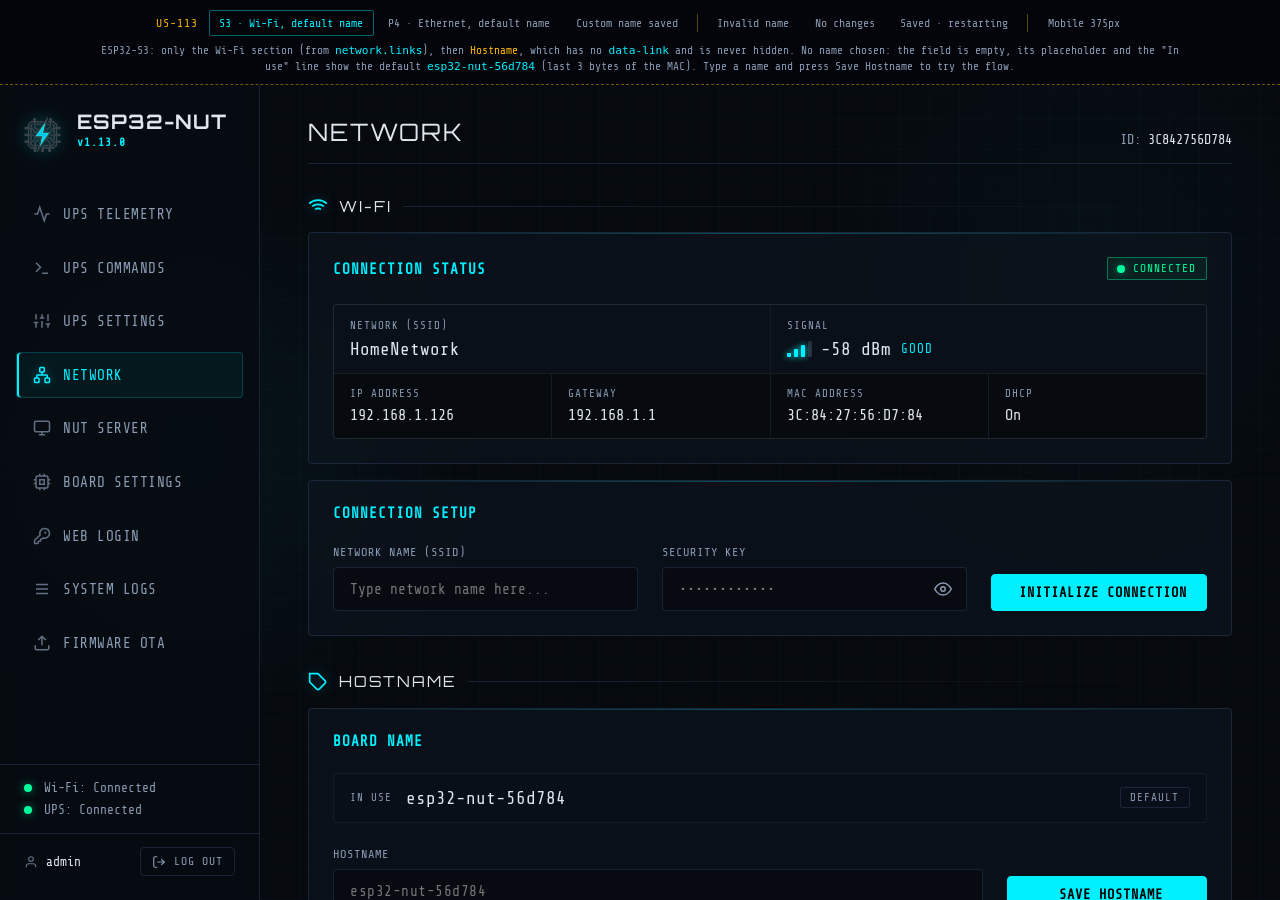
<file: docs/mockups/US-113/index.html>
<!DOCTYPE html>
<html lang="en">

<head>
    <meta charset="UTF-8">
    <meta name="viewport" content="width=device-width, initial-scale=1.0">
    <title>ESP32 NUT Server | Network (US-113 mockup)</title>
    <link rel="icon" type="image/x-icon" href="favicon.ico">
    <!-- Local copy of data/www/bundle.css as of US-112 (tokens, fonts, sidebar, panels, forms,
         .auth-alert, and the Network page classes .net-section / .net-section-title / .link-*) -->
    <link rel="stylesheet" href="bundle.css">
    <!-- New classes introduced by US-113 (Hostname section) -->
    <link rel="stylesheet" href="hostname.css">
    <!-- Mockup-only chrome: switcher, notes, phone frames -->
    <link rel="stylesheet" href="mock.css">
</head>

<body class="mock-page">

    <!-- ===================== Mockup-only state switcher ===================== -->
    <div class="mock-bar" id="mock-bar">
        <div class="mock-switcher" role="group" aria-label="Mockup state">
            <span>US-113</span>
            <button type="button" data-state="s3-default" class="on">S3 &middot; Wi-Fi, default name</button>
            <button type="button" data-state="p4-default">P4 &middot; Ethernet, default name</button>
            <button type="button" data-state="s3-custom">Custom name saved</button>
            <i class="sep" aria-hidden="true"></i>
            <button type="button" data-state="invalid">Invalid name</button>
            <button type="button" data-state="unchanged">No changes</button>
            <button type="button" data-state="restarting">Saved &middot; restarting</button>
            <i class="sep" aria-hidden="true"></i>
            <button type="button" data-state="mobile">Mobile 375px</button>
        </div>
        <p class="mock-note" id="mock-note"></p>
    </div>

    <!-- ===================== Mockup-only: phone frames (Mobile 375px state) ===================== -->
    <div class="phone-stage" id="phone-stage" hidden>
        <figure class="phone">
            <figcaption>375 &times; 812 &middot; S3, default name</figcaption>
            <iframe title="Hostname section at 375px, default name" data-src="index.html?embed=1&amp;state=s3-default&amp;scroll=hostname"></iframe>
        </figure>
        <figure class="phone">
            <figcaption>375 &times; 812 &middot; invalid name</figcaption>
            <iframe title="Hostname section at 375px, invalid name" data-src="index.html?embed=1&amp;state=invalid&amp;scroll=hostname"></iframe>
        </figure>
        <figure class="phone">
            <figcaption>375 &times; 812 &middot; P4, saved, restarting</figcaption>
            <iframe title="Hostname section at 375px, saved and restarting" data-src="index.html?embed=1&amp;state=restarting-p4&amp;scroll=hostname"></iframe>
        </figure>
    </div>

    <div class="app-container" id="app">
        <!-- Sidebar / Navigation -->
        <aside class="sidebar">
            <div class="brand">
                <div class="brand-icon">
                    <img src="logo.png" alt="Logo">
                </div>
                <div class="brand-name">ESP32-NUT <span id="fw-version">v1.13.0</span></div>
            </div>

            <nav class="tabs">
                <button class="tab" data-target="ups">
                    <svg viewBox="0 0 24 24" fill="none" stroke="currentColor" stroke-width="2">
                        <path d="M22 12h-4l-3 9L9 3l-3 9H2" />
                    </svg>
                    UPS Telemetry
                </button>
                <button class="tab" data-target="commands">
                    <svg viewBox="0 0 24 24" fill="none" stroke="currentColor" stroke-width="2">
                        <polyline points="4 17 10 11 4 5" />
                        <line x1="12" y1="19" x2="20" y2="19" />
                    </svg>
                    UPS Commands
                </button>
                <button class="tab" data-target="settings">
                    <svg viewBox="0 0 24 24" fill="none" stroke="currentColor" stroke-width="2">
                        <line x1="4" y1="21" x2="4" y2="14" />
                        <line x1="4" y1="10" x2="4" y2="3" />
                        <line x1="12" y1="21" x2="12" y2="12" />
                        <line x1="12" y1="8" x2="12" y2="3" />
                        <line x1="20" y1="21" x2="20" y2="16" />
                        <line x1="20" y1="12" x2="20" y2="3" />
                        <line x1="1" y1="14" x2="7" y2="14" />
                        <line x1="9" y1="8" x2="15" y2="8" />
                        <line x1="17" y1="16" x2="23" y2="16" />
                    </svg>
                    UPS Settings
                </button>
                <button class="tab active" data-target="network">
                    <svg viewBox="0 0 24 24" fill="none" stroke="currentColor" stroke-width="2">
                        <rect x="16" y="16" width="6" height="6" rx="1" />
                        <rect x="2" y="16" width="6" height="6" rx="1" />
                        <rect x="9" y="2" width="6" height="6" rx="1" />
                        <path d="M5 16v-3a1 1 0 0 1 1-1h12a1 1 0 0 1 1 1v3M12 12V8" />
                    </svg>
                    Network
                </button>
                <button class="tab" data-target="nut">
                    <svg viewBox="0 0 24 24" fill="none" stroke="currentColor" stroke-width="2">
                        <rect x="2" y="3" width="20" height="14" rx="2" ry="2" />
                        <path d="M8 21h8M12 17v4" />
                    </svg>
                    NUT Server
                </button>
                <button class="tab" data-target="board">
                    <svg viewBox="0 0 24 24" fill="none" stroke="currentColor" stroke-width="2">
                        <rect x="4" y="4" width="16" height="16" rx="2" />
                        <rect x="9" y="9" width="6" height="6" />
                        <path d="M9 1v3M15 1v3M9 20v3M15 20v3M20 9h3M20 14h3M1 9h3M1 14h3" />
                    </svg>
                    Board Settings
                </button>
                <button class="tab" data-target="weblogin">
                    <svg viewBox="0 0 24 24" fill="none" stroke="currentColor" stroke-width="2">
                        <path d="M2.586 17.414A2 2 0 0 0 2 18.828V21a1 1 0 0 0 1 1h3a1 1 0 0 0 1-1v-1a1 1 0 0 1 1-1h1a1 1 0 0 0 1-1v-1a1 1 0 0 1 1-1h.172a2 2 0 0 0 1.414-.586l.814-.814a6.5 6.5 0 1 0-4-4z" />
                        <circle cx="16.5" cy="7.5" r=".5" fill="currentColor" />
                    </svg>
                    Web Login
                </button>
                <button class="tab" data-target="logs">
                    <svg viewBox="0 0 24 24" fill="none" stroke="currentColor" stroke-width="2">
                        <path d="M4 6h16M4 12h16M4 18h16" />
                    </svg>
                    System Logs
                </button>
                <button class="tab" data-target="ota">
                    <svg viewBox="0 0 24 24" fill="none" stroke="currentColor" stroke-width="2">
                        <path d="M21 15v4a2 2 0 01-2 2H5a2 2 0 01-2-2v-4M17 8l-5-5-5 5M12 3v12" />
                    </svg>
                    Firmware OTA
                </button>
            </nav>

            <div class="system-status dual">
                <div class="status-item">
                    <div class="status-indicator success" id="ind-wifi"></div>
                    <span id="lbl-wifi">Wi-Fi: Connected</span>
                </div>
                <div class="status-item">
                    <div class="status-indicator success" id="ind-ups"></div>
                    <span id="lbl-ups">UPS: Connected</span>
                </div>
            </div>

            <!-- Session row: hidden in AP mode, as today -->
            <div class="sidebar-session" id="sidebar-session">
                <div class="session-user" title="Signed in user">
                    <svg viewBox="0 0 24 24" fill="none" stroke="currentColor" stroke-width="2">
                        <path d="M20 21v-2a4 4 0 00-4-4H8a4 4 0 00-4 4v2" />
                        <circle cx="12" cy="7" r="4" />
                    </svg>
                    <span>admin</span>
                </div>
                <button type="button" class="btn btn-outline btn-logout">
                    <svg viewBox="0 0 24 24" fill="none" stroke="currentColor" stroke-width="2">
                        <path d="M9 21H5a2 2 0 01-2-2V5a2 2 0 012-2h4" />
                        <polyline points="16 17 21 12 16 7" />
                        <line x1="21" y1="12" x2="9" y2="12" />
                    </svg>
                    Log out
                </button>
            </div>
        </aside>

        <!-- Main Content Area -->
        <main class="content-area">
            <header class="topbar">
                                <h1 class="page-title">Network</h1>
                <div class="device-id">ID: <span>3C842756D784</span></div>
            </header>

            <!-- Network page as delivered by US-112, unchanged: link sections shown/hidden from
                 /api/config network.links (data-link). US-113 only adds the Hostname section at the end. -->
            <div class="tab-content active net-page" id="content-network">

                <!-- ================= Wi-Fi link ================= -->
                <section class="net-section" id="sec-wifi" data-link="wifi" aria-labelledby="ttl-wifi">
                    <h2 class="net-section-title" id="ttl-wifi">
                        <svg viewBox="0 0 24 24" fill="none" stroke="currentColor" stroke-width="2">
                            <path d="M5 12.55a11 11 0 0114.08 0M1.42 9a16 16 0 0121.16 0M8.53 16.11a6 6 0 016.95 0M12 20h.01" />
                        </svg>
                        Wi-Fi
                    </h2>

                    <!-- Status (read-only), refreshed with /api/system-status like the sidebar -->
                    <div class="panel net-panel">
                        <div class="panel-header">
                            <h2>Connection Status</h2>
                            <div class="link-head-meta">
                                <span class="link-live" id="wifi-live" hidden></span>
                                <span class="link-badge connected" id="wifi-badge" role="status">
                                    <span class="status-indicator success"></span><span class="badge-text">Connected</span>
                                </span>
                            </div>
                        </div>
                        <div class="link-status">
                            <dl class="link-grid" id="wifi-grid">
                                <!-- Row 1: Wi-Fi specific -->
                                <div class="link-kv wide lead">
                                    <dt id="wifi-ssid-label">Network (SSID)</dt>
                                    <dd id="wifi-ssid">HomeNetwork</dd>
                                </div>
                                <div class="link-kv wide lead">
                                    <dt>Signal</dt>
                                    <dd id="wifi-signal"></dd>
                                </div>
                                <!-- Row 2: common to every link, same order -->
                                <div class="link-kv"><dt>IP address</dt><dd id="wifi-ip">192.168.1.126</dd></div>
                                <div class="link-kv"><dt>Gateway</dt><dd id="wifi-gw">192.168.1.1</dd></div>
                                <div class="link-kv"><dt>MAC address</dt><dd id="wifi-mac">3C:84:27:56:D7:84</dd></div>
                                <div class="link-kv"><dt>DHCP</dt><dd id="wifi-dhcp">On</dd></div>
                            </dl>
                            <div class="auth-alert" id="wifi-notice" role="note" hidden>
                                <svg viewBox="0 0 24 24" fill="none" stroke="currentColor" stroke-width="2">
                                    <circle cx="12" cy="12" r="10" />
                                    <path d="M12 16v-4M12 8h.01" />
                                </svg>
                                <span id="wifi-notice-text"></span>
                            </div>
                        </div>
                    </div>

                    <!-- Settings: the existing Connection Setup panel, unchanged (same fields, same behaviour) -->
                    <div class="panel config-panel net-panel">
                        <div class="panel-header">
                            <h2>Connection Setup</h2>
                        </div>
                        <form id="wifi-form" class="form-container">
                            <div class="form-group">
                                <label for="ssid">Network Name (SSID)</label>
                                <input type="text" id="ssid" placeholder="Type network name here..." required>
                            </div>
                            <div class="form-group">
                                <label for="password">Security Key</label>
                                <div class="input-wrapper">
                                    <input type="password" id="password" placeholder="••••••••••••" required>
                                    <button type="button" class="btn-icon" id="toggle-pwd" aria-label="Show password">
                                        <svg viewBox="0 0 24 24" fill="none" stroke="currentColor" stroke-width="2">
                                            <path d="M1 12s4-8 11-8 11 8 11 8-4 8-11 8-11-8-11-8z" />
                                            <circle cx="12" cy="12" r="3" />
                                        </svg>
                                    </button>
                                </div>
                            </div>
                            <div class="form-actions">
                                <button type="submit" class="btn btn-primary" id="btn-connect">
                                    <span class="glow"></span>
                                    Initialize Connection
                                </button>
                            </div>
                        </form>
                    </div>
                </section>

                <!-- ================= Ethernet link (status only, no settings in US-112) ================= -->
                <section class="net-section" id="sec-eth" data-link="ethernet" aria-labelledby="ttl-eth" hidden>
                    <h2 class="net-section-title" id="ttl-eth">
                        <svg viewBox="0 0 24 24" fill="none" stroke="currentColor" stroke-width="2">
                            <rect x="5" y="3" width="14" height="13" rx="1.5" />
                            <path d="M9 16v5h6v-5M9 7v3M12 7v3M15 7v3" />
                        </svg>
                        Ethernet
                    </h2>

                    <div class="panel net-panel">
                        <div class="panel-header">
                            <h2>Connection Status</h2>
                            <div class="link-head-meta">
                                <span class="link-live" id="eth-live" hidden></span>
                                <span class="link-badge connected" id="eth-badge" role="status">
                                    <span class="status-indicator success"></span><span class="badge-text">Connected</span>
                                </span>
                            </div>
                        </div>
                        <div class="link-status">
                            <dl class="link-grid" id="eth-grid">
                                <!-- Row 1: Ethernet specific -->
                                <div class="link-kv wide lead"><dt>Link speed</dt><dd id="eth-speed">100 Mbps</dd></div>
                                <div class="link-kv wide lead"><dt>Cable</dt><dd id="eth-cable">Plugged in</dd></div>
                                <!-- Row 2: common to every link, same order -->
                                <div class="link-kv"><dt>IP address</dt><dd id="eth-ip">192.168.1.50</dd></div>
                                <div class="link-kv"><dt>Gateway</dt><dd id="eth-gw">192.168.1.1</dd></div>
                                <div class="link-kv"><dt>MAC address</dt><dd id="eth-mac">30:ED:A0:E1:4B:7C</dd></div>
                                <div class="link-kv"><dt>DHCP</dt><dd id="eth-dhcp">On</dd></div>
                            </dl>
                            <div class="auth-alert" id="eth-notice" role="note" hidden>
                                <svg viewBox="0 0 24 24" fill="none" stroke="currentColor" stroke-width="2">
                                    <circle cx="12" cy="12" r="10" />
                                    <path d="M12 8v4M12 16h.01" />
                                </svg>
                                <span id="eth-notice-text"></span>
                            </div>
                        </div>
                        <p class="auth-fineprint">The board gets its address from your router (DHCP). To always find it at
                            the same address, reserve one for its MAC address in the router.</p>
                    </div>
                </section>

                <!-- ================= NEW (US-113): Hostname =================
                     Not about a link: data-section, NO data-link, never hidden. Same on every board
                     (S3 Wi-Fi only, P4 Ethernet only): the name applies to whichever link the board has.
                     Data: GET /api/config -> network.hostname = { name, custom, default } -->
                <section class="net-section" id="sec-hostname" data-section="hostname" aria-labelledby="ttl-hostname">
                    <h2 class="net-section-title" id="ttl-hostname">
                        <!-- Tag icon: the label the router puts on the board -->
                        <svg viewBox="0 0 24 24" fill="none" stroke="currentColor" stroke-width="2">
                            <path d="M20.59 13.41l-7.17 7.17a2 2 0 01-2.83 0L2 12V2h10l8.59 8.59a2 2 0 010 2.82z" />
                            <path d="M7 7h.01" />
                        </svg>
                        Hostname
                    </h2>

                    <div class="panel config-panel net-panel">
                        <div class="panel-header">
                            <h2>Board Name</h2>
                        </div>

                        <!-- Read-only: network.hostname.name (what DHCP sends right now) -->
                        <div class="host-current">
                            <span class="host-current-label">In use</span>
                            <code id="hostname-current">esp32-nut-56d784</code>
                            <!-- "Default" when network.hostname.custom is empty, "Custom" otherwise -->
                            <span class="host-origin" id="hostname-origin">Default</span>
                        </div>

                        <form id="hostname-form" class="form-container hostname-form" novalidate>
                            <div class="form-group">
                                <label for="hostname">Hostname</label>
                                <!-- placeholder = network.hostname.default, value = network.hostname.custom (empty = default) -->
                                <input type="text" id="hostname" maxlength="32" placeholder="esp32-nut-56d784"
                                    autocomplete="off" autocapitalize="off" spellcheck="false"
                                    aria-describedby="hostname-help" aria-errormessage="hostname-error">
                            </div>

                            <!-- Client-side check and 400 {"error"} from POST /api/network/hostname. Hidden on input. -->
                            <div class="auth-alert" id="hostname-error" role="alert" hidden>
                                <svg viewBox="0 0 24 24" fill="none" stroke="currentColor" stroke-width="2">
                                    <circle cx="12" cy="12" r="10" />
                                    <path d="M12 8v4M12 16h.01" />
                                </svg>
                                <span id="hostname-error-text">Invalid hostname: use only letters, digits and hyphens,
                                    no hyphen at the start or end, at most 32 characters</span>
                            </div>

                            <!-- {"success":true,"restart":true}: same pattern as Board Settings > USB port -->
                            <div class="auth-alert success" id="hostname-success" role="status" hidden>
                                <svg viewBox="0 0 24 24" fill="none" stroke="currentColor" stroke-width="2">
                                    <path d="M22 11.08V12a10 10 0 11-5.93-9.14" />
                                    <polyline points="22 4 12 14.01 9 11.01" />
                                </svg>
                                <span>Saved. The board is restarting as <code id="hostname-new">espnut-network</code>,
                                    this page reloads in <span class="countdown" id="hostname-countdown">15</span> s.</span>
                            </div>

                            <div class="form-actions">
                                <button type="submit" class="btn btn-primary" id="btn-hostname">
                                    <span class="glow"></span>
                                    Save Hostname
                                </button>
                            </div>
                        </form>

                        <p class="auth-fineprint" id="hostname-help">The name your router shows for this board.
                            Letters, digits and hyphens, up to 32 characters. Leave it empty to use the default,
                            <code id="hostname-default">esp32-nut-56d784</code>. The board restarts to apply it.</p>
                    </div>
                </section>

            </div>
        </main>
    </div>

    <script src="app.js"></script>
</body>

</html>
</file>
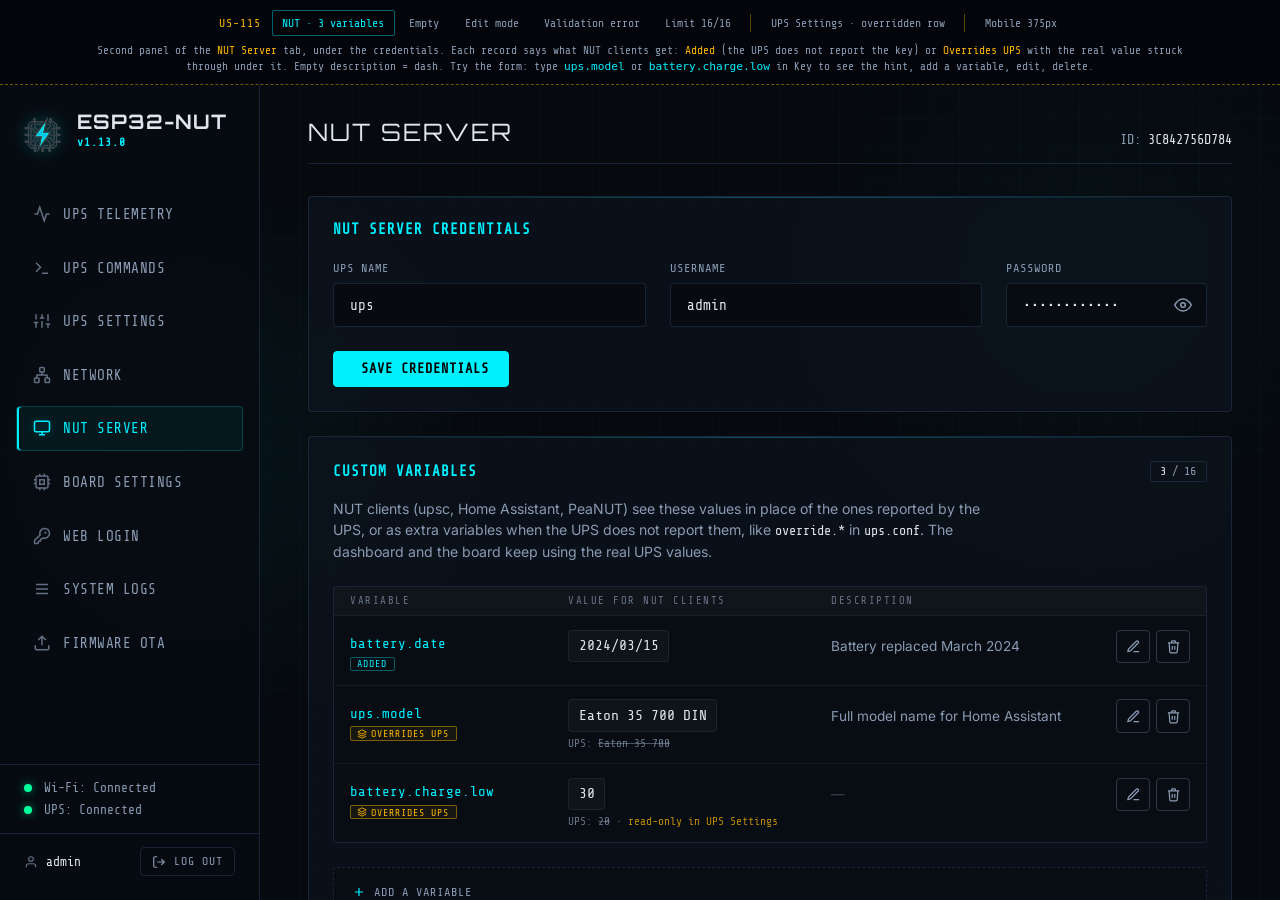
<file: docs/mockups/US-115/index.html>
<!DOCTYPE html>
<html lang="en">

<head>
    <meta charset="UTF-8">
    <meta name="viewport" content="width=device-width, initial-scale=1.0">
    <title>ESP32 NUT Server | Custom variables (US-115 mockup)</title>
    <link rel="icon" type="image/x-icon" href="favicon.ico">
    <!-- Local copy of data/www/bundle.css as of v1.13.0 (tokens, fonts, sidebar, panels, forms,
         .cmd-* rows, US-068 .set-* rows, .auth-lead / .auth-alert / .auth-fineprint) -->
    <link rel="stylesheet" href="bundle.css">
    <!-- New classes introduced by US-115 (Custom variables panel + overridden row in UPS Settings) -->
    <link rel="stylesheet" href="custom-vars.css">
    <!-- Mockup-only chrome: switcher, notes, phone frames -->
    <link rel="stylesheet" href="mock.css">
</head>

<body class="mock-page">

    <!-- ===================== Mockup-only state switcher ===================== -->
    <div class="mock-bar" id="mock-bar">
        <div class="mock-switcher" role="group" aria-label="Mockup state">
            <span>US-115</span>
            <button type="button" data-state="list" class="on">NUT &middot; 3 variables</button>
            <button type="button" data-state="empty">Empty</button>
            <button type="button" data-state="edit">Edit mode</button>
            <button type="button" data-state="error">Validation error</button>
            <button type="button" data-state="limit">Limit 16/16</button>
            <i class="sep" aria-hidden="true"></i>
            <button type="button" data-state="settings">UPS Settings &middot; overridden row</button>
            <i class="sep" aria-hidden="true"></i>
            <button type="button" data-state="mobile">Mobile 375px</button>
        </div>
        <p class="mock-note" id="mock-note"></p>
    </div>

    <!-- ===================== Mockup-only: phone frames (Mobile 375px state) ===================== -->
    <div class="phone-stage" id="phone-stage" hidden>
        <figure class="phone">
            <figcaption>375 &times; 812 &middot; list, 3 variables</figcaption>
            <iframe title="Custom variables at 375px, list" data-src="index.html?embed=1&amp;state=list&amp;scroll=cv-panel"></iframe>
        </figure>
        <figure class="phone">
            <figcaption>375 &times; 812 &middot; validation error</figcaption>
            <iframe title="Custom variables at 375px, validation error" data-src="index.html?embed=1&amp;state=error&amp;scroll=cv-form"></iframe>
        </figure>
        <figure class="phone">
            <figcaption>375 &times; 812 &middot; UPS Settings, overridden</figcaption>
            <iframe title="UPS Settings at 375px, overridden row" data-src="index.html?embed=1&amp;state=settings&amp;scroll=row-battery.charge.low"></iframe>
        </figure>
    </div>

    <div class="app-container" id="app">
        <!-- Sidebar / Navigation -->
        <aside class="sidebar">
            <div class="brand">
                <div class="brand-icon">
                    <img src="logo.png" alt="Logo">
                </div>
                <div class="brand-name">ESP32-NUT <span id="fw-version">v1.13.0</span></div>
            </div>

            <nav class="tabs">
                <button class="tab" data-target="ups">
                    <svg viewBox="0 0 24 24" fill="none" stroke="currentColor" stroke-width="2">
                        <path d="M22 12h-4l-3 9L9 3l-3 9H2" />
                    </svg>
                    UPS Telemetry
                </button>
                <button class="tab" data-target="commands">
                    <svg viewBox="0 0 24 24" fill="none" stroke="currentColor" stroke-width="2">
                        <polyline points="4 17 10 11 4 5" />
                        <line x1="12" y1="19" x2="20" y2="19" />
                    </svg>
                    UPS Commands
                </button>
                <button class="tab" data-target="settings">
                    <svg viewBox="0 0 24 24" fill="none" stroke="currentColor" stroke-width="2">
                        <line x1="4" y1="21" x2="4" y2="14" />
                        <line x1="4" y1="10" x2="4" y2="3" />
                        <line x1="12" y1="21" x2="12" y2="12" />
                        <line x1="12" y1="8" x2="12" y2="3" />
                        <line x1="20" y1="21" x2="20" y2="16" />
                        <line x1="20" y1="12" x2="20" y2="3" />
                        <line x1="1" y1="14" x2="7" y2="14" />
                        <line x1="9" y1="8" x2="15" y2="8" />
                        <line x1="17" y1="16" x2="23" y2="16" />
                    </svg>
                    UPS Settings
                </button>
                <button class="tab" data-target="network">
                    <svg viewBox="0 0 24 24" fill="none" stroke="currentColor" stroke-width="2">
                        <rect x="16" y="16" width="6" height="6" rx="1" />
                        <rect x="2" y="16" width="6" height="6" rx="1" />
                        <rect x="9" y="2" width="6" height="6" rx="1" />
                        <path d="M5 16v-3a1 1 0 0 1 1-1h12a1 1 0 0 1 1 1v3M12 12V8" />
                    </svg>
                    Network
                </button>
                <button class="tab active" data-target="nut">
                    <svg viewBox="0 0 24 24" fill="none" stroke="currentColor" stroke-width="2">
                        <rect x="2" y="3" width="20" height="14" rx="2" ry="2" />
                        <path d="M8 21h8M12 17v4" />
                    </svg>
                    NUT Server
                </button>
                <button class="tab" data-target="board">
                    <svg viewBox="0 0 24 24" fill="none" stroke="currentColor" stroke-width="2">
                        <rect x="4" y="4" width="16" height="16" rx="2" />
                        <rect x="9" y="9" width="6" height="6" />
                        <path d="M9 1v3M15 1v3M9 20v3M15 20v3M20 9h3M20 14h3M1 9h3M1 14h3" />
                    </svg>
                    Board Settings
                </button>
                <button class="tab" data-target="weblogin">
                    <svg viewBox="0 0 24 24" fill="none" stroke="currentColor" stroke-width="2">
                        <path d="M2.586 17.414A2 2 0 0 0 2 18.828V21a1 1 0 0 0 1 1h3a1 1 0 0 0 1-1v-1a1 1 0 0 1 1-1h1a1 1 0 0 0 1-1v-1a1 1 0 0 1 1-1h.172a2 2 0 0 0 1.414-.586l.814-.814a6.5 6.5 0 1 0-4-4z" />
                        <circle cx="16.5" cy="7.5" r=".5" fill="currentColor" />
                    </svg>
                    Web Login
                </button>
                <button class="tab" data-target="logs">
                    <svg viewBox="0 0 24 24" fill="none" stroke="currentColor" stroke-width="2">
                        <path d="M4 6h16M4 12h16M4 18h16" />
                    </svg>
                    System Logs
                </button>
                <button class="tab" data-target="ota">
                    <svg viewBox="0 0 24 24" fill="none" stroke="currentColor" stroke-width="2">
                        <path d="M21 15v4a2 2 0 01-2 2H5a2 2 0 01-2-2v-4M17 8l-5-5-5 5M12 3v12" />
                    </svg>
                    Firmware OTA
                </button>
            </nav>

            <div class="system-status dual">
                <div class="status-item">
                    <div class="status-indicator success"></div>
                    <span>Wi-Fi: Connected</span>
                </div>
                <div class="status-item">
                    <div class="status-indicator success"></div>
                    <span>UPS: Connected</span>
                </div>
            </div>

            <div class="sidebar-session">
                <div class="session-user" title="Signed in user">
                    <svg viewBox="0 0 24 24" fill="none" stroke="currentColor" stroke-width="2">
                        <path d="M20 21v-2a4 4 0 00-4-4H8a4 4 0 00-4 4v2" />
                        <circle cx="12" cy="7" r="4" />
                    </svg>
                    <span>admin</span>
                </div>
                <button type="button" class="btn btn-outline btn-logout">
                    <svg viewBox="0 0 24 24" fill="none" stroke="currentColor" stroke-width="2">
                        <path d="M9 21H5a2 2 0 01-2-2V5a2 2 0 012-2h4" />
                        <polyline points="16 17 21 12 16 7" />
                        <line x1="21" y1="12" x2="9" y2="12" />
                    </svg>
                    Log out
                </button>
            </div>
        </aside>

        <!-- Main Content Area -->
        <main class="content-area">
            <header class="topbar">
                <h1 class="page-title" id="page-title">NUT Server</h1>
                <div class="device-id">ID: <span>3C842756D784</span></div>
            </header>

            <!-- ======================================================================
                 NUT Server tab: the credentials panel is unchanged, US-115 adds the
                 "Custom variables" panel under it.
                 ====================================================================== -->
            <div class="tab-content active" id="content-nut">
                <div class="panel config-panel">
                    <div class="panel-header">
                        <h2>NUT Server Credentials</h2>
                    </div>
                    <form class="form-container" onsubmit="return false">
                        <div class="form-group">
                            <label for="nut-upsname">UPS Name</label>
                            <input type="text" id="nut-upsname" value="ups">
                        </div>
                        <div class="form-group">
                            <label for="nut-username">Username</label>
                            <input type="text" id="nut-username" value="admin">
                        </div>
                        <div class="form-group">
                            <label for="nut-password">Password</label>
                            <div class="input-wrapper">
                                <input type="password" id="nut-password" value="secretsecret">
                                <button type="button" class="btn-icon" aria-label="Show password">
                                    <svg viewBox="0 0 24 24" fill="none" stroke="currentColor" stroke-width="2">
                                        <path d="M1 12s4-8 11-8 11 8 11 8-4 8-11 8-11-8-11-8z" />
                                        <circle cx="12" cy="12" r="3" />
                                    </svg>
                                </button>
                            </div>
                        </div>
                        <div class="form-actions">
                            <button type="button" class="btn btn-primary">
                                <span class="glow"></span>
                                Save Credentials
                            </button>
                        </div>
                    </form>
                </div>

                <!-- ================= US-115: Custom variables ================= -->
                <div class="panel config-panel cv-panel" id="cv-panel">
                    <div class="panel-header">
                        <h2>Custom variables</h2>
                        <span class="cv-count" id="cv-count" title="Custom variables saved on the board">
                            <b id="cv-count-n">3</b> / <span id="cv-count-max">16</span>
                        </span>
                    </div>

                    <p class="auth-lead cv-lead">NUT clients (upsc, Home Assistant, PeaNUT) see these values in place
                        of the ones reported by the UPS, or as extra variables when the UPS does not report them, like
                        <code>override.*</code> in <code>ups.conf</code>. The dashboard and the board keep using the
                        real UPS values.</p>

                    <!-- Record list, rows rendered from GET /api/nut/custom-vars -->
                    <div class="cmd-group cv-group" id="cv-group">
                        <div class="cv-head" aria-hidden="true">
                            <span>Variable</span><span>Value for NUT clients</span><span>Description</span><span></span>
                        </div>
                        <div id="cv-list"></div>
                    </div>

                    <!-- Empty state -->
                    <div class="cmd-empty cv-empty" id="cv-empty" hidden>
                        <svg viewBox="0 0 24 24" fill="none" stroke="currentColor" stroke-width="2">
                            <polygon points="12 2 2 7 12 12 22 7 12 2" />
                            <polyline points="2 17 12 22 22 17" />
                            <polyline points="2 12 12 17 22 12" />
                        </svg>
                        <strong>No custom variables yet.</strong>
                        <span>NUT clients get exactly what the UPS reports. Add one below.</span>
                    </div>

                    <!-- Add / edit form -->
                    <form class="cv-form" id="cv-form" novalidate>
                        <div class="cv-form-title" id="cv-form-title">
                            <svg viewBox="0 0 24 24" fill="none" stroke="currentColor" stroke-width="2" aria-hidden="true">
                                <path d="M12 5v14M5 12h14" />
                            </svg>
                            <span id="cv-form-title-text">Add a variable</span>
                        </div>

                        <div class="form-group cv-f-key">
                            <label for="cv-key">Key</label>
                            <div class="input-wrapper">
                                <input type="text" id="cv-key" placeholder="battery.date" maxlength="63"
                                    spellcheck="false" autocomplete="off" autocapitalize="none">
                            </div>
                        </div>
                        <div class="form-group cv-f-value">
                            <label for="cv-value">Value</label>
                            <div class="input-wrapper cv-counted">
                                <input type="text" id="cv-value" placeholder="2024/03/15" maxlength="64"
                                    spellcheck="false" autocomplete="off">
                                <span class="set-counter" id="cv-value-count">0/64</span>
                            </div>
                        </div>
                        <div class="form-group cv-f-desc">
                            <label for="cv-desc">Description <span class="cv-optional">optional</span></label>
                            <div class="input-wrapper cv-counted">
                                <input type="text" id="cv-desc" placeholder="Why this value" maxlength="64"
                                    autocomplete="off">
                                <span class="set-counter" id="cv-desc-count">0/64</span>
                            </div>
                        </div>
                        <div class="form-actions cv-f-actions">
                            <button type="button" class="btn btn-outline cv-cancel" id="cv-cancel" hidden>Cancel</button>
                            <button type="submit" class="btn btn-primary cv-submit" id="cv-submit">
                                <span class="glow"></span>
                                <span id="cv-submit-text">Add variable</span>
                            </button>
                        </div>

                        <!-- Live hint: what the key does once saved (added / replaces the UPS value) -->
                        <p class="cv-hint" id="cv-hint" aria-live="polite"></p>

                        <!-- Validation error: client-side check, or the 400 {"error"} of the API -->
                        <div class="auth-alert cv-alert" id="cv-error" role="alert" hidden>
                            <svg viewBox="0 0 24 24" fill="none" stroke="currentColor" stroke-width="2">
                                <circle cx="12" cy="12" r="10" />
                                <path d="M12 8v4M12 16h.01" />
                            </svg>
                            <span id="cv-error-text"></span>
                        </div>

                        <!-- Saved -->
                        <div class="auth-alert success cv-alert" id="cv-ok" role="status" hidden>
                            <svg viewBox="0 0 24 24" fill="none" stroke="currentColor" stroke-width="2">
                                <polyline points="20 6 9 17 4 12" />
                            </svg>
                            <span id="cv-ok-text"></span>
                        </div>

                        <!-- 16 / 16 -->
                        <div class="auth-alert info cv-alert" id="cv-limit" role="status" hidden>
                            <svg viewBox="0 0 24 24" fill="none" stroke="currentColor" stroke-width="2">
                                <circle cx="12" cy="12" r="10" />
                                <path d="M12 16v-4M12 8h.01" />
                            </svg>
                            <span>Limit reached: the board keeps at most <strong>16</strong> custom variables.
                                Delete one to add another; you can still edit the existing ones.</span>
                        </div>
                    </form>

                    <p class="auth-fineprint cv-fineprint">Key: a lowercase NUT name such as <code>battery.date</code>
                        (letters, digits, dots, <code>_</code> and <code>-</code>). Value and description: up to 64
                        characters. These cannot be set: <code>ups.status</code>, <code>ups.status.*</code>,
                        <code>device.type</code>, <code>driver.parameter.*</code>. Saved on the board and applied at
                        once, no restart.</p>
                </div>
            </div>

            <!-- ======================================================================
                 UPS Settings tab (US-068 page). US-115 only changes the row of a writable
                 variable that has a custom value: tag "override", editor locked, note.
                 ====================================================================== -->
            <div class="tab-content" id="content-settings">
                <div class="panel ups-panel set-panel">
                    <div class="panel-header">
                        <h2>Writable variables</h2>
                        <div class="set-header-side">
                            <span class="set-snapshot" title="Values are read when the page opens and after each Apply">
                                <svg viewBox="0 0 24 24" fill="none" stroke="currentColor" stroke-width="2">
                                    <circle cx="12" cy="12" r="10" />
                                    <polyline points="12 6 12 12 16 14" />
                                </svg>
                                Read <span>21:42:07</span>
                            </span>
                        </div>
                    </div>

                    <p class="set-lead">Values are read from the UPS when this page opens and after each Apply.
                        Changes take effect immediately.</p>

                    <div id="set-list">
                        <section class="cmd-group set-group">
                            <div class="cmd-group-header">
                                <svg viewBox="0 0 24 24" fill="none" stroke="currentColor" stroke-width="2">
                                    <rect x="2" y="7" width="18" height="10" rx="2" />
                                    <line x1="22" y1="11" x2="22" y2="13" />
                                    <line x1="6" y1="10" x2="6" y2="14" />
                                    <line x1="10" y1="10" x2="10" y2="14" />
                                </svg>
                                <span>UPS parameters</span>
                                <span class="set-group-sub">stored in the UPS</span>
                                <span class="cmd-group-count">3</span>
                            </div>
                            <div class="set-head">
                                <span>Variable</span><span>Description</span><span>Current</span><span>New value</span>
                            </div>

                            <!-- US-115: overridden writable variable -->
                            <div class="cmd-row set-row is-overridden" id="row-battery.charge.low" data-var="battery.charge.low">
                                <div class="set-id">
                                    <div class="cmd-name">battery.charge.low</div>
                                    <div class="set-tags">
                                        <span class="set-tag ovr" title="Has a custom value in the NUT Server tab">
                                            <svg viewBox="0 0 24 24" fill="none" stroke="currentColor" stroke-width="2">
                                                <polygon points="12 2 2 7 12 12 22 7 12 2" />
                                                <polyline points="2 17 12 22 22 17" />
                                                <polyline points="2 12 12 17 22 12" />
                                            </svg>override
                                        </span>
                                    </div>
                                </div>
                                <div class="cmd-desc">Remaining battery level when the UPS switches to low battery (percent)</div>
                                <div class="set-current">
                                    <span class="set-current-label">Current</span>
                                    <span class="set-current-value">20</span>
                                </div>
                                <div class="set-edit">
                                    <div class="set-controls">
                                        <label class="set-field">
                                            <input type="text" value="20" disabled aria-label="New value for battery.charge.low">
                                            <span class="set-counter">2/5</span>
                                        </label>
                                        <button type="button" class="btn btn-outline btn-sm set-apply" disabled>
                                            <svg viewBox="0 0 24 24" fill="none" stroke="currentColor" stroke-width="2.5">
                                                <polyline points="20 6 9 17 4 12" />
                                            </svg> Apply
                                        </button>
                                    </div>
                                    <div class="set-ovr-note">
                                        <svg viewBox="0 0 24 24" fill="none" stroke="currentColor" stroke-width="2" aria-hidden="true">
                                            <rect x="3" y="11" width="18" height="11" rx="2" />
                                            <path d="M7 11V7a5 5 0 0110 0v4" />
                                        </svg>
                                        <span>Overridden in the NUT Server tab: NUT clients see <b id="ovr-value">30</b>.
                                            Remove the custom variable to change it here.
                                            <button type="button" class="cv-link" data-goto-key="battery.charge.low">Open NUT Server
                                                <svg viewBox="0 0 24 24" fill="none" stroke="currentColor" stroke-width="2" aria-hidden="true">
                                                    <path d="M5 12h14M13 6l6 6-6 6" />
                                                </svg>
                                            </button>
                                        </span>
                                    </div>
                                </div>
                            </div>

                            <div class="cmd-row set-row" data-var="battery.runtime.low">
                                <div class="set-id">
                                    <div class="cmd-name">battery.runtime.low</div>
                                </div>
                                <div class="cmd-desc">Remaining runtime when the UPS switches to low battery (seconds)</div>
                                <div class="set-current">
                                    <span class="set-current-label">Current</span>
                                    <span class="set-current-value">120</span>
                                </div>
                                <div class="set-edit">
                                    <div class="set-controls">
                                        <label class="set-field">
                                            <input type="text" value="120" aria-label="New value for battery.runtime.low">
                                            <span class="set-counter">3/10</span>
                                        </label>
                                        <button type="button" class="btn btn-outline btn-sm set-apply" disabled>
                                            <svg viewBox="0 0 24 24" fill="none" stroke="currentColor" stroke-width="2.5">
                                                <polyline points="20 6 9 17 4 12" />
                                            </svg> Apply
                                        </button>
                                    </div>
                                </div>
                            </div>

                            <div class="cmd-row set-row" data-var="ups.beeper.status">
                                <div class="set-id">
                                    <div class="cmd-name">ups.beeper.status</div>
                                    <div class="set-tags"><span class="set-tag">enum</span></div>
                                </div>
                                <div class="cmd-desc">UPS beeper status</div>
                                <div class="set-current">
                                    <span class="set-current-label">Current</span>
                                    <span class="set-current-value">enabled</span>
                                </div>
                                <div class="set-edit">
                                    <div class="set-controls">
                                        <label class="set-field enum">
                                            <select aria-label="New value for ups.beeper.status">
                                                <option>enabled</option>
                                                <option>disabled</option>
                                                <option>muted</option>
                                            </select>
                                        </label>
                                        <button type="button" class="btn btn-outline btn-sm set-apply" disabled>
                                            <svg viewBox="0 0 24 24" fill="none" stroke="currentColor" stroke-width="2.5">
                                                <polyline points="20 6 9 17 4 12" />
                                            </svg> Apply
                                        </button>
                                    </div>
                                </div>
                            </div>
                        </section>

                        <section class="cmd-group set-group">
                            <div class="cmd-group-header">
                                <svg viewBox="0 0 24 24" fill="none" stroke="currentColor" stroke-width="2">
                                    <rect x="4" y="4" width="16" height="16" rx="2" />
                                    <rect x="9" y="9" width="6" height="6" />
                                    <path d="M9 1v3M15 1v3M9 20v3M15 20v3M20 9h3M20 14h3M1 9h3M1 14h3" />
                                </svg>
                                <span>Driver parameters</span>
                                <span class="set-group-sub">saved on the ESP32</span>
                                <span class="cmd-group-count">1</span>
                            </div>
                            <div class="set-head">
                                <span>Variable</span><span>Description</span><span>Current</span><span>New value</span>
                            </div>
                            <div class="cmd-row set-row" data-var="ups.delay.shutdown">
                                <div class="set-id">
                                    <div class="cmd-name">ups.delay.shutdown</div>
                                </div>
                                <div class="cmd-desc">Interval to wait after the shutdown command (seconds)</div>
                                <div class="set-current">
                                    <span class="set-current-label">Current</span>
                                    <span class="set-current-value">20</span>
                                    <button type="button" class="btn btn-sm set-reset">
                                        <svg viewBox="0 0 24 24" fill="none" stroke="currentColor" stroke-width="2">
                                            <polyline points="1 4 1 10 7 10" />
                                            <path d="M3.51 15a9 9 0 102.13-9.36L1 10" />
                                        </svg> Reset to default
                                    </button>
                                </div>
                                <div class="set-edit">
                                    <div class="set-controls">
                                        <label class="set-field">
                                            <input type="text" value="20" aria-label="New value for ups.delay.shutdown">
                                            <span class="set-counter">2/10</span>
                                        </label>
                                        <button type="button" class="btn btn-outline btn-sm set-apply" disabled>
                                            <svg viewBox="0 0 24 24" fill="none" stroke="currentColor" stroke-width="2.5">
                                                <polyline points="20 6 9 17 4 12" />
                                            </svg> Apply
                                        </button>
                                    </div>
                                </div>
                            </div>
                        </section>
                    </div>
                </div>
            </div>

            <!-- Other tabs are not part of this mockup -->
            <div class="tab-content" id="content-other">
                <div class="panel placeholder-panel">
                    <p>Not part of the US-115 mockup: use the NUT Server and UPS Settings tabs.</p>
                </div>
            </div>
        </main>
    </div>

    <script src="app.js"></script>
</body>

</html>
</file>
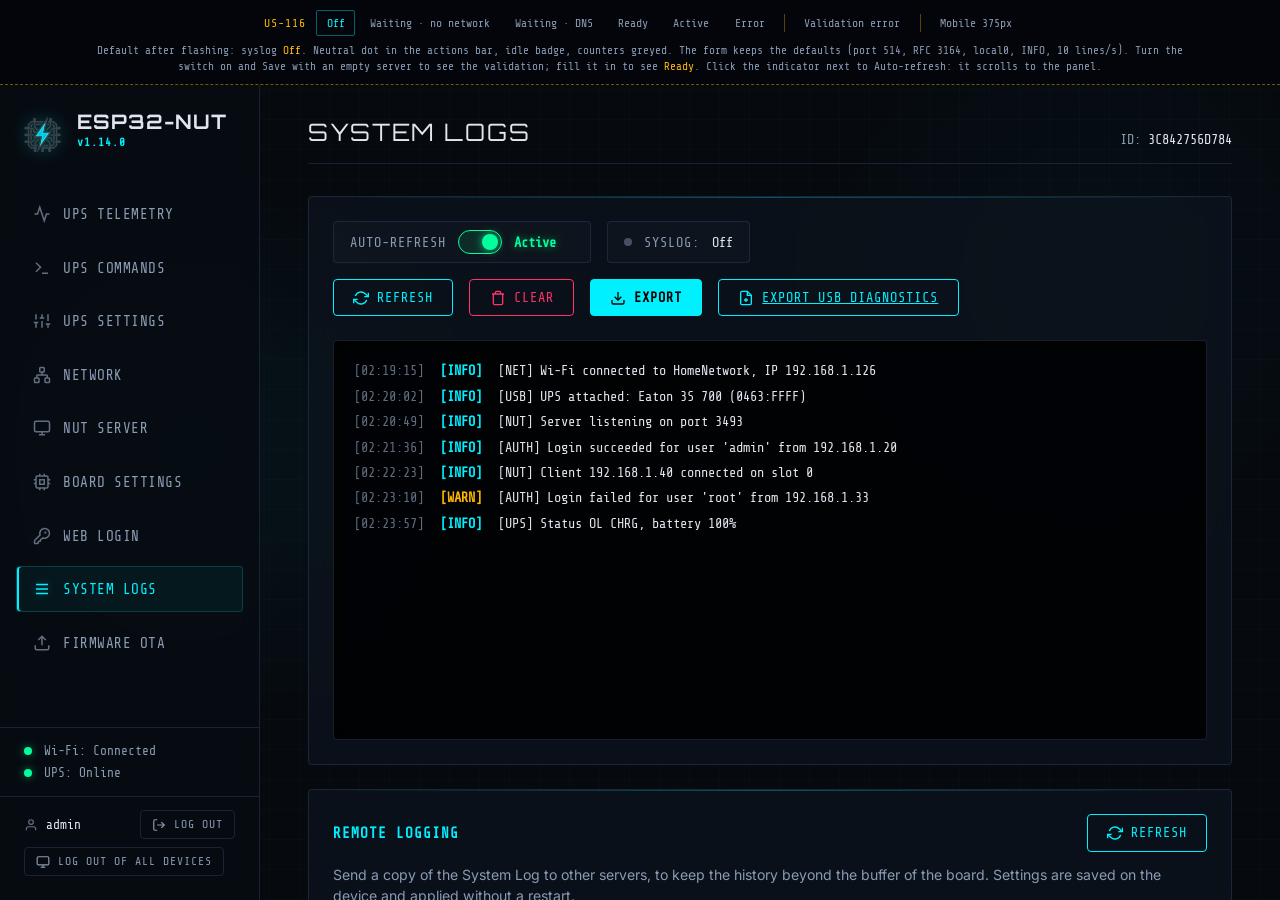
<file: docs/mockups/US-116/index.html>
<!DOCTYPE html>
<html lang="en">

<head>
    <meta charset="UTF-8">
    <meta name="viewport" content="width=device-width, initial-scale=1.0">
    <title>ESP32 NUT Server | System Logs (US-116 mockup)</title>
    <link rel="icon" type="image/x-icon" href="favicon.ico">
    <!-- Local copy of data/www/bundle.css as of US-115 (tokens, fonts, sidebar, panels, forms,
         terminal, .auto-refresh, .board-*, .link-*, .set-field, .auth-alert, .cmd-result) -->
    <link rel="stylesheet" href="bundle.css">
    <!-- New classes introduced by US-116 (syslog indicator, Remote logging form grid) -->
    <link rel="stylesheet" href="remote-log.css">
    <!-- Mockup-only chrome: switcher, notes, phone frames -->
    <link rel="stylesheet" href="mock.css">
</head>

<body class="mock-page">

    <!-- ===================== Mockup-only state switcher ===================== -->
    <div class="mock-bar" id="mock-bar">
        <div class="mock-switcher" role="group" aria-label="Mockup state">
            <span>US-116</span>
            <button type="button" data-state="off" class="on">Off</button>
            <button type="button" data-state="waiting-net">Waiting &middot; no network</button>
            <button type="button" data-state="waiting-dns">Waiting &middot; DNS</button>
            <button type="button" data-state="ready">Ready</button>
            <button type="button" data-state="active">Active</button>
            <button type="button" data-state="error">Error</button>
            <i class="sep" aria-hidden="true"></i>
            <button type="button" data-state="invalid">Validation error</button>
            <i class="sep" aria-hidden="true"></i>
            <button type="button" data-state="mobile">Mobile 375px</button>
        </div>
        <p class="mock-note" id="mock-note"></p>
    </div>

    <!-- ===================== Mockup-only: phone frames (Mobile 375px state) ===================== -->
    <div class="phone-stage" id="phone-stage" hidden>
        <figure class="phone">
            <figcaption>375 &times; 812 &middot; actions bar, Active</figcaption>
            <iframe title="System Logs at 375px, actions bar with the syslog indicator" data-src="index.html?embed=1&amp;state=active"></iframe>
        </figure>
        <figure class="phone">
            <figcaption>375 &times; 812 &middot; Remote logging, Error</figcaption>
            <iframe title="Remote logging panel at 375px, error state" data-src="index.html?embed=1&amp;state=error&amp;scroll=remote"></iframe>
        </figure>
        <figure class="phone">
            <figcaption>375 &times; 812 &middot; validation error</figcaption>
            <iframe title="Remote logging form at 375px, validation error" data-src="index.html?embed=1&amp;state=invalid&amp;scroll=form"></iframe>
        </figure>
    </div>

    <div class="app-container" id="app">
        <!-- Sidebar / Navigation (same as data/www/index.html, System Logs active) -->
        <aside class="sidebar">
            <div class="brand">
                <div class="brand-icon">
                    <img src="logo.png" alt="Logo">
                </div>
                <div class="brand-name">ESP32-NUT <span id="fw-version">v1.14.0</span></div>
            </div>

            <nav class="tabs">
                <button class="tab" data-target="ups">
                    <svg viewBox="0 0 24 24" fill="none" stroke="currentColor" stroke-width="2">
                        <path d="M22 12h-4l-3 9L9 3l-3 9H2" />
                    </svg>
                    UPS Telemetry
                </button>
                <button class="tab" data-target="commands">
                    <svg viewBox="0 0 24 24" fill="none" stroke="currentColor" stroke-width="2">
                        <polyline points="4 17 10 11 4 5" />
                        <line x1="12" y1="19" x2="20" y2="19" />
                    </svg>
                    UPS Commands
                </button>
                <button class="tab" data-target="settings">
                    <svg viewBox="0 0 24 24" fill="none" stroke="currentColor" stroke-width="2">
                        <line x1="4" y1="21" x2="4" y2="14" />
                        <line x1="4" y1="10" x2="4" y2="3" />
                        <line x1="12" y1="21" x2="12" y2="12" />
                        <line x1="12" y1="8" x2="12" y2="3" />
                        <line x1="20" y1="21" x2="20" y2="16" />
                        <line x1="20" y1="12" x2="20" y2="3" />
                        <line x1="1" y1="14" x2="7" y2="14" />
                        <line x1="9" y1="8" x2="15" y2="8" />
                        <line x1="17" y1="16" x2="23" y2="16" />
                    </svg>
                    UPS Settings
                </button>
                <button class="tab" data-target="network">
                    <svg viewBox="0 0 24 24" fill="none" stroke="currentColor" stroke-width="2">
                        <rect x="16" y="16" width="6" height="6" rx="1" />
                        <rect x="2" y="16" width="6" height="6" rx="1" />
                        <rect x="9" y="2" width="6" height="6" rx="1" />
                        <path d="M5 16v-3a1 1 0 0 1 1-1h12a1 1 0 0 1 1 1v3M12 12V8" />
                    </svg>
                    Network
                </button>
                <button class="tab" data-target="nut">
                    <svg viewBox="0 0 24 24" fill="none" stroke="currentColor" stroke-width="2">
                        <rect x="2" y="3" width="20" height="14" rx="2" ry="2" />
                        <path d="M8 21h8M12 17v4" />
                    </svg>
                    NUT Server
                </button>
                <button class="tab" data-target="board">
                    <svg viewBox="0 0 24 24" fill="none" stroke="currentColor" stroke-width="2">
                        <rect x="4" y="4" width="16" height="16" rx="2" />
                        <rect x="9" y="9" width="6" height="6" />
                        <path d="M9 1v3M15 1v3M9 20v3M15 20v3M20 9h3M20 14h3M1 9h3M1 14h3" />
                    </svg>
                    Board Settings
                </button>
                <button class="tab" data-target="weblogin">
                    <svg viewBox="0 0 24 24" fill="none" stroke="currentColor" stroke-width="2">
                        <path d="M2.586 17.414A2 2 0 0 0 2 18.828V21a1 1 0 0 0 1 1h3a1 1 0 0 0 1-1v-1a1 1 0 0 1 1-1h1a1 1 0 0 0 1-1v-1a1 1 0 0 1 1-1h.172a2 2 0 0 0 1.414-.586l.814-.814a6.5 6.5 0 1 0-4-4z" />
                        <circle cx="16.5" cy="7.5" r=".5" fill="currentColor" />
                    </svg>
                    Web Login
                </button>
                <button class="tab active" data-target="logs">
                    <svg viewBox="0 0 24 24" fill="none" stroke="currentColor" stroke-width="2">
                        <path d="M4 6h16M4 12h16M4 18h16" />
                    </svg>
                    System Logs
                </button>
                <button class="tab" data-target="ota">
                    <svg viewBox="0 0 24 24" fill="none" stroke="currentColor" stroke-width="2">
                        <path d="M21 15v4a2 2 0 01-2 2H5a2 2 0 01-2-2v-4M17 8l-5-5-5 5M12 3v12" />
                    </svg>
                    Firmware OTA
                </button>
            </nav>

            <div class="system-status dual">
                <div class="status-item">
                    <div class="status-indicator success" id="ind-wifi"></div>
                    <span id="lbl-wifi">Wi-Fi: Connected</span>
                </div>
                <div class="status-item">
                    <div class="status-indicator success" id="ind-ups"></div>
                    <span id="lbl-ups">UPS: Online</span>
                </div>
            </div>

            <div class="sidebar-session" id="sidebar-session">
                <div class="session-user" id="session-user" title="Signed in user">
                    <svg viewBox="0 0 24 24" fill="none" stroke="currentColor" stroke-width="2">
                        <path d="M20 21v-2a4 4 0 00-4-4H8a4 4 0 00-4 4v2" />
                        <circle cx="12" cy="7" r="4" />
                    </svg>
                    <span id="session-username">admin</span>
                </div>
                <button type="button" class="btn btn-outline btn-logout" id="btn-logout">
                    <svg viewBox="0 0 24 24" fill="none" stroke="currentColor" stroke-width="2">
                        <path d="M9 21H5a2 2 0 01-2-2V5a2 2 0 012-2h4" />
                        <polyline points="16 17 21 12 16 7" />
                        <line x1="21" y1="12" x2="9" y2="12" />
                    </svg>
                    Log out
                </button>
                <button type="button" class="btn btn-outline btn-logout btn-logout-all" id="btn-logout-all">
                    <svg viewBox="0 0 24 24" fill="none" stroke="currentColor" stroke-width="2">
                        <rect x="2" y="3" width="20" height="14" rx="2" />
                        <line x1="8" y1="21" x2="16" y2="21" />
                        <line x1="12" y1="17" x2="12" y2="21" />
                    </svg>
                    Log out of all devices
                </button>
            </div>
        </aside>

        <!-- Main Content Area -->
        <main class="content-area">
            <header class="topbar">
                <h1 class="page-title">System Logs</h1>
                <div class="device-id">ID: <span>3C842756D784</span></div>
            </header>

            <div class="tab-content active" id="content-logs">

                <!-- Terminal panel: unchanged, except the syslog indicator next to Auto-refresh -->
                <div class="panel">
                    <div class="logs-actions">
                        <!-- US-116: wrapper so Auto-refresh and the indicator stay together on the left -->
                        <div class="logs-status">
                            <div class="auto-refresh">
                                <span class="toggle-label">Auto-refresh</span>
                                <label class="switch">
                                    <input type="checkbox" id="toggle-auto-refresh" checked>
                                    <span class="slider"></span>
                                </label>
                                <span id="refresh-state" class="state-text active">Active</span>
                            </div>
                            <!-- US-116: compact syslog state (from GET /api/logs/remote status), click = scroll
                                 to the Remote logging panel. title = problem text when there is one. -->
                            <button type="button" class="auto-refresh syslog-chip" id="syslog-chip"
                                aria-controls="remote-log" aria-describedby="syslog-chip-text">
                                <span class="status-indicator off" id="syslog-chip-dot"></span>
                                <span class="toggle-label">Syslog:</span>
                                <span id="syslog-chip-text"><b>Off</b></span>
                            </button>
                        </div>
                        <div class="logs-controls">
                            <button class="btn btn-outline" id="btn-refresh">
                                <svg viewBox="0 0 24 24" fill="none" stroke="currentColor" stroke-width="2">
                                    <path d="M23 4v6h-6M1 20v-6h6" />
                                    <path d="M3.51 9a9 9 0 0 1 14.85-3.36L23 10M1 14l4.64 4.36A9 9 0 0 0 20.49 15" />
                                </svg>
                                Refresh
                            </button>
                            <button class="btn btn-outline" id="btn-clear-logs"
                                style="color: var(--danger); border-color: var(--danger);">
                                <svg viewBox="0 0 24 24" fill="none" stroke="currentColor" stroke-width="2">
                                    <polyline points="3 6 5 6 21 6"></polyline>
                                    <path
                                        d="M19 6v14a2 2 0 0 1-2 2H7a2 2 0 0 1-2-2V6m3 0V4a2 2 0 0 1 2-2h4a2 2 0 0 1 2 2v2">
                                    </path>
                                </svg>
                                Clear
                            </button>
                            <button class="btn btn-primary" id="btn-download">
                                <svg viewBox="0 0 24 24" fill="none" stroke="currentColor" stroke-width="2">
                                    <path d="M21 15v4a2 2 0 0 1-2 2H5a2 2 0 0 1-2-2v-4"></path>
                                    <polyline points="7 10 12 15 17 10"></polyline>
                                    <line x1="12" y1="15" x2="12" y2="3"></line>
                                </svg>
                                Export
                            </button>
                            <a href="#" class="btn btn-outline" id="link-export-usb">
                                <svg viewBox="0 0 24 24" fill="none" stroke="currentColor" stroke-width="2">
                                    <path d="M14 2H6a2 2 0 0 0-2 2v16a2 2 0 0 0 2 2h12a2 2 0 0 0 2-2V8z"></path>
                                    <polyline points="14 2 14 8 20 8"></polyline>
                                    <line x1="12" y1="18" x2="12" y2="12"></line>
                                    <line x1="9" y1="15" x2="15" y2="15"></line>
                                </svg>
                                Export USB Diagnostics
                            </a>
                        </div>
                    </div>
                    <div class="terminal-container" id="terminal-output"></div>
                </div>

                <!-- ===================== US-116: Remote logging panel ===================== -->
                <div class="panel config-panel board-panel" id="remote-log" tabindex="-1">
                    <div class="panel-header">
                        <h2>Remote logging</h2>
                        <!-- Re-reads the state of every output (Syslog now, MQTT later) -->
                        <button type="button" class="btn btn-outline" id="btn-rlog-refresh">
                            <svg viewBox="0 0 24 24" fill="none" stroke="currentColor" stroke-width="2">
                                <path d="M23 4v6h-6M1 20v-6h6" />
                                <path d="M3.51 9a9 9 0 0 1 14.85-3.36L23 10M1 14l4.64 4.36A9 9 0 0 0 20.49 15" />
                            </svg>
                            Refresh
                        </button>
                    </div>

                    <p class="auth-lead board-lead">Send a copy of the System Log to other servers, to keep the
                        history beyond the buffer of the board. Settings are saved on the device and applied without
                        a restart.</p>

                    <div class="board-body">

                        <!-- ---------- Syslog output ---------- -->
                        <section class="board-section" id="syslog-section" aria-labelledby="syslog-title">
                            <div class="cred-section" id="syslog-title">Syslog</div>

                            <p class="board-hint">Lines are sent over UDP by a background task: they never delay the
                                UPS or the NUT server. The board has no clock, so the server timestamps each line when
                                it arrives.</p>

                            <div class="auth-alert info" role="note">
                                <svg viewBox="0 0 24 24" fill="none" stroke="currentColor" stroke-width="2">
                                    <rect x="3" y="11" width="18" height="11" rx="2" />
                                    <path d="M7 11V7a5 5 0 0 1 9.9-1" />
                                </svg>
                                <span>UDP syslog is not encrypted: anyone on the LAN can read the lines, including the
                                    usernames of failed logins.</span>
                            </div>

                            <!-- Status: same grid as the Network page (US-112) -->
                            <div class="link-status" id="syslog-status">
                                <dl class="link-grid">
                                    <div class="link-kv wide lead"><dt>State</dt>
                                        <dd>
                                            <span class="link-badge idle" id="syslog-badge" role="status">
                                                <span class="status-indicator off"></span><span class="badge-text">Off</span>
                                            </span>
                                        </dd>
                                    </div>
                                    <div class="link-kv wide lead"><dt>Server</dt><dd id="syslog-target" class="na">—</dd></div>
                                    <div class="link-kv"><dt>Sent</dt><dd id="syslog-sent" class="na">—</dd></div>
                                    <div class="link-kv"><dt>Failed</dt><dd id="syslog-failed" class="na">—</dd></div>
                                    <div class="link-kv"><dt>Rate limited</dt><dd id="syslog-limited" class="na">—</dd></div>
                                    <div class="link-kv"><dt>Dropped (not ready)</dt><dd id="syslog-dropped" class="na">—</dd></div>
                                </dl>
                                <!-- Problem text (Waiting = .warn, Error = default red); hidden when there is none -->
                                <div class="auth-alert" id="syslog-problem" role="note" hidden>
                                    <svg viewBox="0 0 24 24" fill="none" stroke="currentColor" stroke-width="2">
                                        <circle cx="12" cy="12" r="10" />
                                        <path d="M12 8v4M12 16h.01" />
                                    </svg>
                                    <span id="syslog-problem-text"></span>
                                </div>
                            </div>

                            <form class="rlog-form" id="syslog-form" novalidate>
                                <div class="board-row">
                                    <div class="board-label">
                                        <span class="board-name">Send to a syslog server</span>
                                        <span class="board-hint">Off by default. Lines written before the network is
                                            up are sent once the connection is ready.</span>
                                    </div>
                                    <div class="board-control led-toggle">
                                        <label class="switch">
                                            <input type="checkbox" id="syslog-on" aria-label="Syslog enabled">
                                            <span class="slider"></span>
                                        </label>
                                        <span class="led-state" id="syslog-on-state">Off</span>
                                    </div>
                                </div>

                                <div class="rlog-fields">
                                    <div class="form-group wide">
                                        <label for="syslog-host">Server</label>
                                        <div class="set-field" id="f-host">
                                            <input type="text" id="syslog-host" maxlength="63" autocomplete="off"
                                                spellcheck="false" placeholder="192.168.1.10 or rsyslog.lan">
                                            <span class="set-counter" id="syslog-host-count">0/63</span>
                                        </div>
                                    </div>
                                    <div class="form-group">
                                        <label for="syslog-port">UDP port</label>
                                        <div class="set-field" id="f-port">
                                            <input type="text" id="syslog-port" inputmode="numeric" maxlength="5"
                                                placeholder="514" value="514">
                                        </div>
                                    </div>
                                    <div class="form-group">
                                        <label for="syslog-format">Format</label>
                                        <div class="set-field">
                                            <select id="syslog-format">
                                                <option value="rfc3164" selected>RFC 3164 (BSD)</option>
                                                <option value="rfc5424">RFC 5424</option>
                                            </select>
                                        </div>
                                    </div>
                                    <div class="form-group">
                                        <label for="syslog-facility">Facility</label>
                                        <div class="set-field">
                                            <select id="syslog-facility">
                                                <option value="0">kern</option>
                                                <option value="1">user</option>
                                                <option value="2">mail</option>
                                                <option value="3">daemon</option>
                                                <option value="4">auth</option>
                                                <option value="5">syslog</option>
                                                <option value="6">lpr</option>
                                                <option value="7">news</option>
                                                <option value="8">uucp</option>
                                                <option value="9">cron</option>
                                                <option value="10">authpriv</option>
                                                <option value="11">ftp</option>
                                                <option value="16" selected>local0</option>
                                                <option value="17">local1</option>
                                                <option value="18">local2</option>
                                                <option value="19">local3</option>
                                                <option value="20">local4</option>
                                                <option value="21">local5</option>
                                                <option value="22">local6</option>
                                                <option value="23">local7</option>
                                            </select>
                                        </div>
                                    </div>
                                    <div class="form-group">
                                        <label for="syslog-level">Minimum level</label>
                                        <div class="set-field">
                                            <select id="syslog-level">
                                                <option value="info" selected>INFO and above</option>
                                                <option value="warn">WARN and above</option>
                                                <option value="error">ERROR only</option>
                                            </select>
                                        </div>
                                    </div>
                                    <div class="form-group">
                                        <label for="syslog-rate">Max lines per second</label>
                                        <div class="set-field" id="f-rate">
                                            <input type="text" id="syslog-rate" inputmode="numeric" maxlength="3"
                                                placeholder="10" value="10" title="1 to 100">
                                        </div>
                                    </div>
                                </div>

                                <!-- Validation error (client side, or the 400 {"error"} of the API) -->
                                <div class="auth-alert" id="syslog-error" role="alert" hidden>
                                    <svg viewBox="0 0 24 24" fill="none" stroke="currentColor" stroke-width="2">
                                        <circle cx="12" cy="12" r="10" />
                                        <path d="M12 8v4M12 16h.01" />
                                    </svg>
                                    <span id="syslog-error-text"></span>
                                </div>

                                <div class="form-actions">
                                    <button type="submit" class="btn btn-primary" id="btn-save-syslog">
                                        <span class="glow"></span>
                                        Save
                                    </button>
                                    <span class="cmd-result" id="syslog-result" aria-live="polite"></span>
                                </div>
                            </form>
                        </section>

                        <!-- Future (later spec): MQTT output. A second .board-section here, with its own
                             .cred-section heading "MQTT", same status grid and only: enabled, minimum level,
                             max lines per second. The broker connection lives on its own page. -->

                    </div>
                </div>
            </div>

        </main>
    </div>
    <script src="app.js"></script>
</body>

</html>
</file>
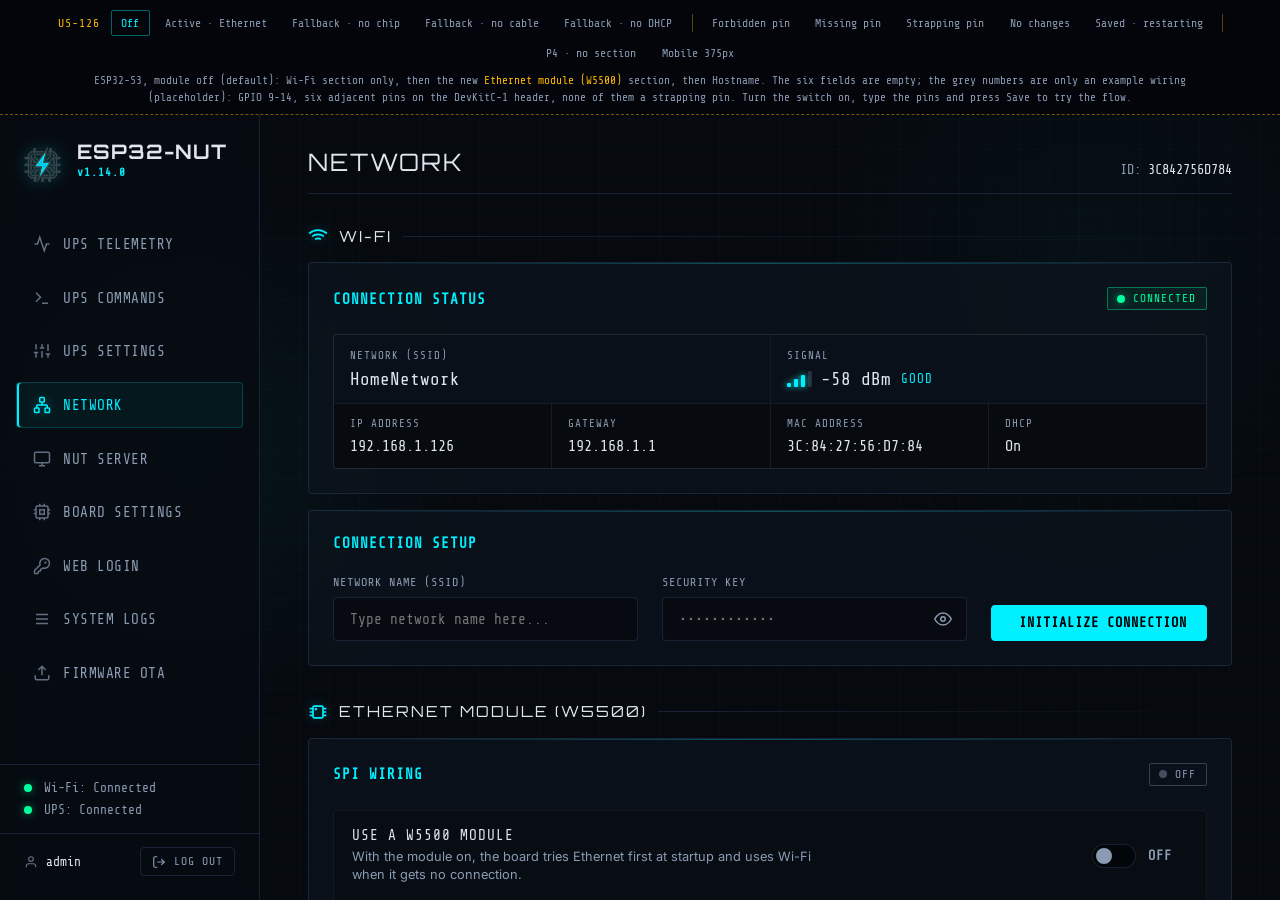
<file: docs/mockups/US-126/index.html>
<!DOCTYPE html>
<html lang="en">

<head>
    <meta charset="UTF-8">
    <meta name="viewport" content="width=device-width, initial-scale=1.0">
    <title>ESP32 NUT Server | Network (US-126 mockup)</title>
    <link rel="icon" type="image/x-icon" href="favicon.ico">
    <!-- Local copy of data/www/bundle.css as of v1.14.0 (tokens, fonts, sidebar, panels, forms,
         .switch, .auth-alert, Network page classes .net-section / .link-*, Hostname .host-current) -->
    <link rel="stylesheet" href="bundle.css">
    <!-- New classes introduced by US-126 (W5500 section) -->
    <link rel="stylesheet" href="w5500.css">
    <!-- Mockup-only chrome: switcher, notes, phone frames -->
    <link rel="stylesheet" href="mock.css">
</head>

<body class="mock-page">

    <!-- ===================== Mockup-only state switcher ===================== -->
    <div class="mock-bar" id="mock-bar">
        <div class="mock-switcher" role="group" aria-label="Mockup state">
            <span>US-126</span>
            <button type="button" data-state="off" class="on">Off</button>
            <button type="button" data-state="active">Active &middot; Ethernet</button>
            <button type="button" data-state="no_chip">Fallback &middot; no chip</button>
            <button type="button" data-state="no_link">Fallback &middot; no cable</button>
            <button type="button" data-state="no_ip">Fallback &middot; no DHCP</button>
            <i class="sep" aria-hidden="true"></i>
            <button type="button" data-state="forbidden">Forbidden pin</button>
            <button type="button" data-state="missing">Missing pin</button>
            <button type="button" data-state="strapping">Strapping pin</button>
            <button type="button" data-state="unchanged">No changes</button>
            <button type="button" data-state="restarting">Saved &middot; restarting</button>
            <i class="sep" aria-hidden="true"></i>
            <button type="button" data-state="p4">P4 &middot; no section</button>
            <button type="button" data-state="mobile">Mobile 375px</button>
        </div>
        <p class="mock-note" id="mock-note"></p>
    </div>

    <!-- ===================== Mockup-only: phone frames (Mobile 375px state) ===================== -->
    <div class="phone-stage" id="phone-stage" hidden>
        <figure class="phone">
            <figcaption>375 &times; 812 &middot; off, example pins</figcaption>
            <iframe title="W5500 section at 375px, off" data-src="index.html?embed=1&amp;state=off&amp;scroll=w5500"></iframe>
        </figure>
        <figure class="phone">
            <figcaption>375 &times; 812 &middot; forbidden pin</figcaption>
            <iframe title="W5500 section at 375px, forbidden pin" data-src="index.html?embed=1&amp;state=forbidden&amp;scroll=w5500"></iframe>
        </figure>
        <figure class="phone">
            <figcaption>375 &times; 812 &middot; fallback, no chip</figcaption>
            <iframe title="W5500 section at 375px, fallback" data-src="index.html?embed=1&amp;state=no_chip&amp;scroll=w5500"></iframe>
        </figure>
    </div>

    <div class="app-container" id="app">
        <!-- Sidebar / Navigation -->
        <aside class="sidebar">
            <div class="brand">
                <div class="brand-icon">
                    <img src="logo.png" alt="Logo">
                </div>
                <div class="brand-name">ESP32-NUT <span id="fw-version">v1.14.0</span></div>
            </div>

            <nav class="tabs">
                <button class="tab" data-target="ups">
                    <svg viewBox="0 0 24 24" fill="none" stroke="currentColor" stroke-width="2">
                        <path d="M22 12h-4l-3 9L9 3l-3 9H2" />
                    </svg>
                    UPS Telemetry
                </button>
                <button class="tab" data-target="commands">
                    <svg viewBox="0 0 24 24" fill="none" stroke="currentColor" stroke-width="2">
                        <polyline points="4 17 10 11 4 5" />
                        <line x1="12" y1="19" x2="20" y2="19" />
                    </svg>
                    UPS Commands
                </button>
                <button class="tab" data-target="settings">
                    <svg viewBox="0 0 24 24" fill="none" stroke="currentColor" stroke-width="2">
                        <line x1="4" y1="21" x2="4" y2="14" />
                        <line x1="4" y1="10" x2="4" y2="3" />
                        <line x1="12" y1="21" x2="12" y2="12" />
                        <line x1="12" y1="8" x2="12" y2="3" />
                        <line x1="20" y1="21" x2="20" y2="16" />
                        <line x1="20" y1="12" x2="20" y2="3" />
                        <line x1="1" y1="14" x2="7" y2="14" />
                        <line x1="9" y1="8" x2="15" y2="8" />
                        <line x1="17" y1="16" x2="23" y2="16" />
                    </svg>
                    UPS Settings
                </button>
                <button class="tab active" data-target="network">
                    <svg viewBox="0 0 24 24" fill="none" stroke="currentColor" stroke-width="2">
                        <rect x="16" y="16" width="6" height="6" rx="1" />
                        <rect x="2" y="16" width="6" height="6" rx="1" />
                        <rect x="9" y="2" width="6" height="6" rx="1" />
                        <path d="M5 16v-3a1 1 0 0 1 1-1h12a1 1 0 0 1 1 1v3M12 12V8" />
                    </svg>
                    Network
                </button>
                <button class="tab" data-target="nut">
                    <svg viewBox="0 0 24 24" fill="none" stroke="currentColor" stroke-width="2">
                        <rect x="2" y="3" width="20" height="14" rx="2" ry="2" />
                        <path d="M8 21h8M12 17v4" />
                    </svg>
                    NUT Server
                </button>
                <button class="tab" data-target="board">
                    <svg viewBox="0 0 24 24" fill="none" stroke="currentColor" stroke-width="2">
                        <rect x="4" y="4" width="16" height="16" rx="2" />
                        <rect x="9" y="9" width="6" height="6" />
                        <path d="M9 1v3M15 1v3M9 20v3M15 20v3M20 9h3M20 14h3M1 9h3M1 14h3" />
                    </svg>
                    Board Settings
                </button>
                <button class="tab" data-target="weblogin">
                    <svg viewBox="0 0 24 24" fill="none" stroke="currentColor" stroke-width="2">
                        <path d="M2.586 17.414A2 2 0 0 0 2 18.828V21a1 1 0 0 0 1 1h3a1 1 0 0 0 1-1v-1a1 1 0 0 1 1-1h1a1 1 0 0 0 1-1v-1a1 1 0 0 1 1-1h.172a2 2 0 0 0 1.414-.586l.814-.814a6.5 6.5 0 1 0-4-4z" />
                        <circle cx="16.5" cy="7.5" r=".5" fill="currentColor" />
                    </svg>
                    Web Login
                </button>
                <button class="tab" data-target="logs">
                    <svg viewBox="0 0 24 24" fill="none" stroke="currentColor" stroke-width="2">
                        <path d="M4 6h16M4 12h16M4 18h16" />
                    </svg>
                    System Logs
                </button>
                <button class="tab" data-target="ota">
                    <svg viewBox="0 0 24 24" fill="none" stroke="currentColor" stroke-width="2">
                        <path d="M21 15v4a2 2 0 01-2 2H5a2 2 0 01-2-2v-4M17 8l-5-5-5 5M12 3v12" />
                    </svg>
                    Firmware OTA
                </button>
            </nav>

            <div class="system-status dual">
                <div class="status-item">
                    <div class="status-indicator success" id="ind-wifi"></div>
                    <span id="lbl-wifi">Wi-Fi: Connected</span>
                </div>
                <div class="status-item">
                    <div class="status-indicator success" id="ind-ups"></div>
                    <span id="lbl-ups">UPS: Connected</span>
                </div>
            </div>

            <!-- Session row: hidden in AP mode, as today -->
            <div class="sidebar-session" id="sidebar-session">
                <div class="session-user" title="Signed in user">
                    <svg viewBox="0 0 24 24" fill="none" stroke="currentColor" stroke-width="2">
                        <path d="M20 21v-2a4 4 0 00-4-4H8a4 4 0 00-4 4v2" />
                        <circle cx="12" cy="7" r="4" />
                    </svg>
                    <span>admin</span>
                </div>
                <button type="button" class="btn btn-outline btn-logout">
                    <svg viewBox="0 0 24 24" fill="none" stroke="currentColor" stroke-width="2">
                        <path d="M9 21H5a2 2 0 01-2-2V5a2 2 0 012-2h4" />
                        <polyline points="16 17 21 12 16 7" />
                        <line x1="21" y1="12" x2="9" y2="12" />
                    </svg>
                    Log out
                </button>
            </div>
        </aside>

        <!-- Main Content Area -->
        <main class="content-area">
            <header class="topbar">
                                <h1 class="page-title">Network</h1>
                <div class="device-id">ID: <span>3C842756D784</span></div>
            </header>

            <!-- Network page as in v1.14.0: link sections shown/hidden from
                 /api/config network.links (data-link). US-126 adds the W5500 section before Hostname. -->
            <div class="tab-content active net-page" id="content-network">

                <!-- ================= Wi-Fi link ================= -->
                <section class="net-section" id="sec-wifi" data-link="wifi" aria-labelledby="ttl-wifi">
                    <h2 class="net-section-title" id="ttl-wifi">
                        <svg viewBox="0 0 24 24" fill="none" stroke="currentColor" stroke-width="2">
                            <path d="M5 12.55a11 11 0 0114.08 0M1.42 9a16 16 0 0121.16 0M8.53 16.11a6 6 0 016.95 0M12 20h.01" />
                        </svg>
                        Wi-Fi
                    </h2>

                    <!-- Status (read-only), refreshed with /api/system-status like the sidebar -->
                    <div class="panel net-panel">
                        <div class="panel-header">
                            <h2>Connection Status</h2>
                            <div class="link-head-meta">
                                <span class="link-live" id="wifi-live" hidden></span>
                                <span class="link-badge connected" id="wifi-badge" role="status">
                                    <span class="status-indicator success"></span><span class="badge-text">Connected</span>
                                </span>
                            </div>
                        </div>
                        <div class="link-status">
                            <dl class="link-grid" id="wifi-grid">
                                <!-- Row 1: Wi-Fi specific -->
                                <div class="link-kv wide lead">
                                    <dt id="wifi-ssid-label">Network (SSID)</dt>
                                    <dd id="wifi-ssid">HomeNetwork</dd>
                                </div>
                                <div class="link-kv wide lead">
                                    <dt>Signal</dt>
                                    <dd id="wifi-signal"></dd>
                                </div>
                                <!-- Row 2: common to every link, same order -->
                                <div class="link-kv"><dt>IP address</dt><dd id="wifi-ip">192.168.1.126</dd></div>
                                <div class="link-kv"><dt>Gateway</dt><dd id="wifi-gw">192.168.1.1</dd></div>
                                <div class="link-kv"><dt>MAC address</dt><dd id="wifi-mac">3C:84:27:56:D7:84</dd></div>
                                <div class="link-kv"><dt>DHCP</dt><dd id="wifi-dhcp">On</dd></div>
                            </dl>
                            <div class="auth-alert" id="wifi-notice" role="note" hidden>
                                <svg viewBox="0 0 24 24" fill="none" stroke="currentColor" stroke-width="2">
                                    <circle cx="12" cy="12" r="10" />
                                    <path d="M12 16v-4M12 8h.01" />
                                </svg>
                                <span id="wifi-notice-text"></span>
                            </div>
                        </div>
                    </div>

                    <!-- Settings: the existing Connection Setup panel, unchanged (same fields, same behaviour) -->
                    <div class="panel config-panel net-panel">
                        <div class="panel-header">
                            <h2>Connection Setup</h2>
                        </div>
                        <form id="wifi-form" class="form-container">
                            <div class="form-group">
                                <label for="ssid">Network Name (SSID)</label>
                                <input type="text" id="ssid" placeholder="Type network name here..." required>
                            </div>
                            <div class="form-group">
                                <label for="password">Security Key</label>
                                <div class="input-wrapper">
                                    <input type="password" id="password" placeholder="••••••••••••" required>
                                    <button type="button" class="btn-icon" id="toggle-pwd" aria-label="Show password">
                                        <svg viewBox="0 0 24 24" fill="none" stroke="currentColor" stroke-width="2">
                                            <path d="M1 12s4-8 11-8 11 8 11 8-4 8-11 8-11-8-11-8z" />
                                            <circle cx="12" cy="12" r="3" />
                                        </svg>
                                    </button>
                                </div>
                            </div>
                            <div class="form-actions">
                                <button type="submit" class="btn btn-primary" id="btn-connect">
                                    <span class="glow"></span>
                                    Initialize Connection
                                </button>
                            </div>
                        </form>
                    </div>
                </section>

                <!-- ================= Ethernet link (US-112): shown when network.links has "ethernet", i.e. W5500 on ================= -->
                <section class="net-section" id="sec-eth" data-link="ethernet" aria-labelledby="ttl-eth" hidden>
                    <h2 class="net-section-title" id="ttl-eth">
                        <svg viewBox="0 0 24 24" fill="none" stroke="currentColor" stroke-width="2">
                            <rect x="5" y="3" width="14" height="13" rx="1.5" />
                            <path d="M9 16v5h6v-5M9 7v3M12 7v3M15 7v3" />
                        </svg>
                        Ethernet
                    </h2>

                    <div class="panel net-panel">
                        <div class="panel-header">
                            <h2>Connection Status</h2>
                            <div class="link-head-meta">
                                <span class="link-live" id="eth-live" hidden></span>
                                <span class="link-badge connected" id="eth-badge" role="status">
                                    <span class="status-indicator success"></span><span class="badge-text">Connected</span>
                                </span>
                            </div>
                        </div>
                        <div class="link-status">
                            <dl class="link-grid" id="eth-grid">
                                <!-- Row 1: Ethernet specific -->
                                <div class="link-kv wide lead"><dt>Link speed</dt><dd id="eth-speed">100 Mbps</dd></div>
                                <div class="link-kv wide lead"><dt>Cable</dt><dd id="eth-cable">Plugged in</dd></div>
                                <!-- Row 2: common to every link, same order -->
                                <div class="link-kv"><dt>IP address</dt><dd id="eth-ip">192.168.1.50</dd></div>
                                <div class="link-kv"><dt>Gateway</dt><dd id="eth-gw">192.168.1.1</dd></div>
                                <div class="link-kv"><dt>MAC address</dt><dd id="eth-mac">30:ED:A0:E1:4B:7C</dd></div>
                                <div class="link-kv"><dt>DHCP</dt><dd id="eth-dhcp">On</dd></div>
                            </dl>
                            <div class="auth-alert" id="eth-notice" role="note" hidden>
                                <svg viewBox="0 0 24 24" fill="none" stroke="currentColor" stroke-width="2">
                                    <circle cx="12" cy="12" r="10" />
                                    <path d="M12 8v4M12 16h.01" />
                                </svg>
                                <span id="eth-notice-text"></span>
                            </div>
                        </div>
                        <p class="auth-fineprint">The board gets its address from your router (DHCP). To always find it at
                            the same address, reserve one for its MAC address in the router.</p>
                    </div>
                </section>

                <!-- ================= NEW (US-126): Ethernet module (W5500) =================
                     No data-link: shown only when GET /api/network/eth answers 200 (ESP32-S3), hidden on a 404 (P4).
                     Data: { available, enabled, pins: {sck, mosi, miso, cs, irq, rst} (null = not set),
                             strapping: [0,3,45,46], status: { state: off|active|fallback, reason: no_chip|no_link|no_ip } }
                     Save: POST /api/network/eth { enabled, pins } -> 400 { error } | 200 { success, restart, warnings } -->
                <section class="net-section" id="sec-w5500" data-section="w5500" aria-labelledby="ttl-w5500" hidden>
                    <h2 class="net-section-title" id="ttl-w5500">
                        <!-- Chip icon with pins on two sides: an SPI module, not the RJ45 of the Ethernet link -->
                        <svg viewBox="0 0 24 24" fill="none" stroke="currentColor" stroke-width="2">
                            <rect x="6" y="5" width="12" height="14" rx="1.5" />
                            <path d="M2 8h4M2 12h4M2 16h4M18 8h4M18 12h4M18 16h4" />
                            <circle cx="9.5" cy="8.5" r=".6" fill="currentColor" />
                        </svg>
                        Ethernet module (W5500)
                    </h2>

                    <div class="panel config-panel net-panel">
                        <div class="panel-header">
                            <h2>SPI Wiring</h2>
                            <!-- status.state, same shape as the link badges -->
                            <span class="link-badge w5500-badge" id="w5500-badge" role="status">
                                <span class="status-indicator"></span><span class="badge-text">Off</span>
                            </span>
                        </div>

                        <!-- Enable switch: same markup as Board Settings > Status LED -->
                        <div class="board-row w5500-toggle-row">
                            <div class="board-label">
                                <span class="board-name">Use a W5500 module</span>
                                <span class="board-hint">With the module on, the board tries Ethernet first at
                                    startup and uses Wi-Fi when it gets no connection.</span>
                            </div>
                            <div class="board-control led-toggle">
                                <label class="switch">
                                    <input type="checkbox" id="w5500-enabled" aria-label="Use a W5500 module">
                                    <span class="slider"></span>
                                </label>
                                <span class="led-state" id="w5500-state">Off</span>
                            </div>
                        </div>

                        <!-- status.state = fallback: why the board is on Wi-Fi. Hidden otherwise -->
                        <div class="auth-alert warning w5500-status" id="w5500-status" role="status" hidden>
                            <svg viewBox="0 0 24 24" fill="none" stroke="currentColor" stroke-width="2">
                                <path d="M10.29 3.86L1.82 18a2 2 0 001.71 3h16.94a2 2 0 001.71-3L13.71 3.86a2 2 0 00-3.42 0z" />
                                <path d="M12 9v4M12 17h.01" />
                            </svg>
                            <span id="w5500-status-text"></span>
                        </div>

                        <form id="w5500-form" class="w5500-form" novalidate>
                            <!-- Six GPIO fields. Placeholders = the wiring of an external module (issue #94),
                                 never prefilled values: an empty field is "not set" (null in the POST). -->
                            <div class="pin-grid" id="pin-grid">
                                <div class="pin-cell" data-wire="sck">
                                    <label for="w5500-sck"><span class="pin-name">SCK</span><span class="pin-role">clock</span></label>
                                    <div class="pin-input"><span class="pin-prefix">GPIO</span>
                                        <input type="number" id="w5500-sck" min="0" max="48" inputmode="numeric" placeholder="12"></div>
                                </div>
                                <div class="pin-cell" data-wire="mosi">
                                    <label for="w5500-mosi"><span class="pin-name">MOSI</span><span class="pin-role">data to W5500</span></label>
                                    <div class="pin-input"><span class="pin-prefix">GPIO</span>
                                        <input type="number" id="w5500-mosi" min="0" max="48" inputmode="numeric" placeholder="11"></div>
                                </div>
                                <div class="pin-cell" data-wire="miso">
                                    <label for="w5500-miso"><span class="pin-name">MISO</span><span class="pin-role">data from W5500</span></label>
                                    <div class="pin-input"><span class="pin-prefix">GPIO</span>
                                        <input type="number" id="w5500-miso" min="0" max="48" inputmode="numeric" placeholder="13"></div>
                                </div>
                                <div class="pin-cell" data-wire="cs">
                                    <label for="w5500-cs"><span class="pin-name">CS</span><span class="pin-role">chip select</span></label>
                                    <div class="pin-input"><span class="pin-prefix">GPIO</span>
                                        <input type="number" id="w5500-cs" min="0" max="48" inputmode="numeric" placeholder="10"></div>
                                </div>
                                <div class="pin-cell optional" data-wire="irq">
                                    <label for="w5500-irq"><span class="pin-name">INT</span><span class="pin-role">optional</span></label>
                                    <div class="pin-input"><span class="pin-prefix">GPIO</span>
                                        <input type="number" id="w5500-irq" min="0" max="48" inputmode="numeric" placeholder="9"></div>
                                </div>
                                <div class="pin-cell optional" data-wire="rst">
                                    <label for="w5500-rst"><span class="pin-name">RST</span><span class="pin-role">optional</span></label>
                                    <div class="pin-input"><span class="pin-prefix">GPIO</span>
                                        <input type="number" id="w5500-rst" min="0" max="48" inputmode="numeric" placeholder="14"></div>
                                </div>
                            </div>

                            <!-- Strapping pins (strapping[] of the GET), shown while typing; saving stays allowed -->
                            <div class="auth-alert warning" id="w5500-strapping" role="note" hidden>
                                <svg viewBox="0 0 24 24" fill="none" stroke="currentColor" stroke-width="2">
                                    <circle cx="12" cy="12" r="10" />
                                    <path d="M12 8v4M12 16h.01" />
                                </svg>
                                <span id="w5500-strapping-text"></span>
                            </div>

                            <!-- 400 {"error"} from POST /api/network/eth: names the pin. Hidden on input -->
                            <div class="auth-alert" id="w5500-error" role="alert" hidden>
                                <svg viewBox="0 0 24 24" fill="none" stroke="currentColor" stroke-width="2">
                                    <circle cx="12" cy="12" r="10" />
                                    <path d="M12 8v4M12 16h.01" />
                                </svg>
                                <span id="w5500-error-text"></span>
                            </div>

                            <!-- {"success":true,"restart":true}: same pattern as the Hostname section -->
                            <div class="auth-alert success" id="w5500-success" role="status" hidden>
                                <svg viewBox="0 0 24 24" fill="none" stroke="currentColor" stroke-width="2">
                                    <path d="M22 11.08V12a10 10 0 11-5.93-9.14" />
                                    <polyline points="22 4 12 14.01 9 11.01" />
                                </svg>
                                <span id="w5500-success-text">Saved. The board is restarting,
                                    this page reloads in <span class="countdown" id="w5500-countdown">15</span> s.</span>
                            </div>

                            <div class="form-actions w5500-actions">
                                <button type="submit" class="btn btn-primary" id="btn-w5500">
                                    <span class="glow"></span>
                                    Save W5500 settings
                                </button>
                            </div>
                        </form>

                        <p class="auth-fineprint">Enter the GPIOs your W5500 is wired to. The grey values are a common
                            wiring for an external module; boards with a built-in W5500 use their own pins, listed in the
                            documentation. GPIO 19-20 (USB), 26-37 (flash and PSRAM), 43-44 (serial console) and the status
                            LED cannot be used. If the W5500 does not answer, the board falls back to Wi-Fi. Saving restarts
                            the board.</p>
                    </div>
                </section>

                <!-- ================= Hostname (US-113), unchanged ================= -->
                <section class="net-section" id="sec-hostname" data-section="hostname" aria-labelledby="ttl-hostname">
                    <h2 class="net-section-title" id="ttl-hostname">
                        <!-- Tag icon: the label the router puts on the board -->
                        <svg viewBox="0 0 24 24" fill="none" stroke="currentColor" stroke-width="2">
                            <path d="M20.59 13.41l-7.17 7.17a2 2 0 01-2.83 0L2 12V2h10l8.59 8.59a2 2 0 010 2.82z" />
                            <path d="M7 7h.01" />
                        </svg>
                        Hostname
                    </h2>

                    <div class="panel config-panel net-panel">
                        <div class="panel-header">
                            <h2>Board Name</h2>
                        </div>

                        <!-- Read-only: network.hostname.name (what DHCP sends right now) -->
                        <div class="host-current">
                            <span class="host-current-label">In use</span>
                            <code id="hostname-current">esp32-nut-56d784</code>
                            <!-- "Default" when network.hostname.custom is empty, "Custom" otherwise -->
                            <span class="host-origin" id="hostname-origin">Default</span>
                        </div>

                        <form id="hostname-form" class="form-container hostname-form" novalidate>
                            <div class="form-group">
                                <label for="hostname">Hostname</label>
                                <!-- placeholder = network.hostname.default, value = network.hostname.custom (empty = default) -->
                                <input type="text" id="hostname" maxlength="32" placeholder="esp32-nut-56d784"
                                    autocomplete="off" autocapitalize="off" spellcheck="false"
                                    aria-describedby="hostname-help" aria-errormessage="hostname-error">
                            </div>

                            <!-- Client-side check and 400 {"error"} from POST /api/network/hostname. Hidden on input. -->
                            <div class="auth-alert" id="hostname-error" role="alert" hidden>
                                <svg viewBox="0 0 24 24" fill="none" stroke="currentColor" stroke-width="2">
                                    <circle cx="12" cy="12" r="10" />
                                    <path d="M12 8v4M12 16h.01" />
                                </svg>
                                <span id="hostname-error-text">Invalid hostname: use only letters, digits and hyphens,
                                    no hyphen at the start or end, at most 32 characters</span>
                            </div>

                            <!-- {"success":true,"restart":true}: same pattern as Board Settings > USB port -->
                            <div class="auth-alert success" id="hostname-success" role="status" hidden>
                                <svg viewBox="0 0 24 24" fill="none" stroke="currentColor" stroke-width="2">
                                    <path d="M22 11.08V12a10 10 0 11-5.93-9.14" />
                                    <polyline points="22 4 12 14.01 9 11.01" />
                                </svg>
                                <span>Saved. The board is restarting as <code id="hostname-new">espnut-network</code>,
                                    this page reloads in <span class="countdown" id="hostname-countdown">15</span> s.</span>
                            </div>

                            <div class="form-actions">
                                <button type="submit" class="btn btn-primary" id="btn-hostname">
                                    <span class="glow"></span>
                                    Save Hostname
                                </button>
                            </div>
                        </form>

                        <p class="auth-fineprint" id="hostname-help">The name your router shows for this board.
                            Letters, digits and hyphens, up to 32 characters. Leave it empty to use the default,
                            <code id="hostname-default">esp32-nut-56d784</code>. The board restarts to apply it.</p>
                    </div>
                </section>

            </div>
        </main>
    </div>

    <script src="app.js"></script>
</body>

</html>
</file>
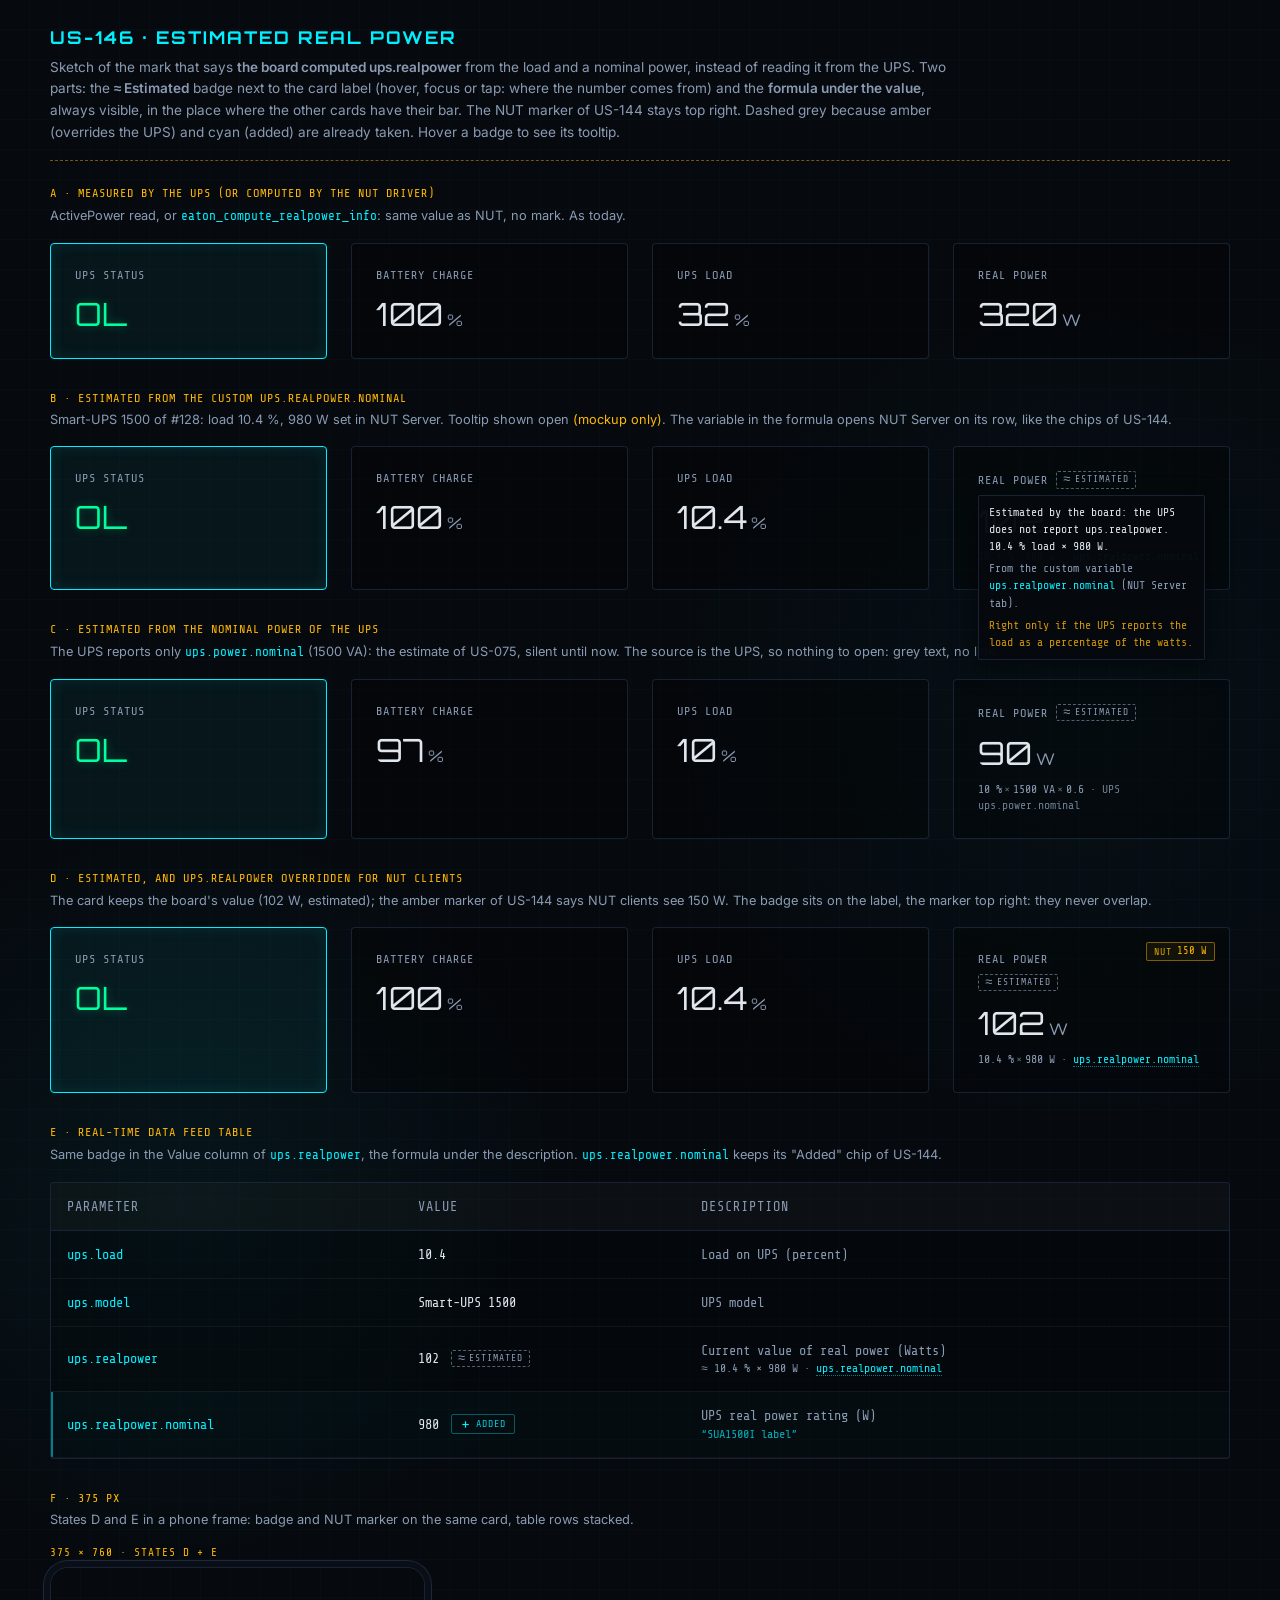
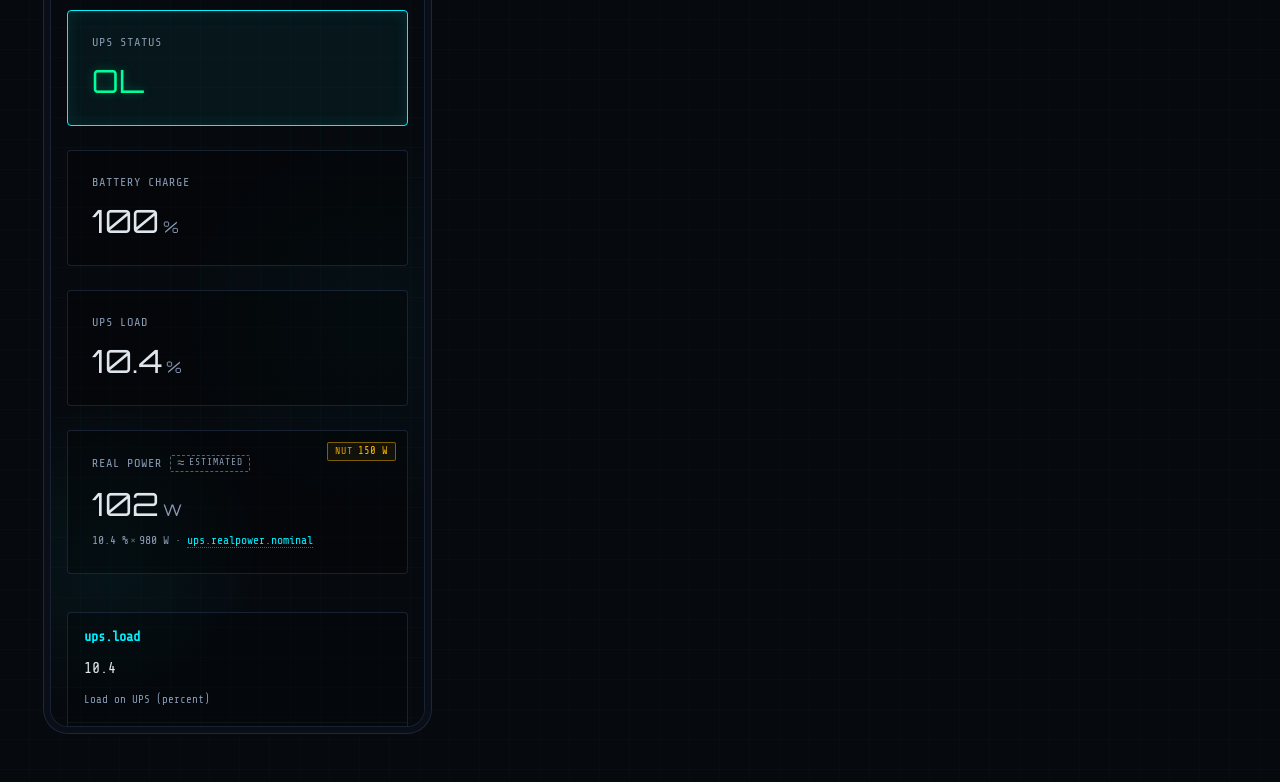
<file: docs/mockups/US-146/index.html>
<!DOCTYPE html>
<html lang="en">

<head>
    <meta charset="UTF-8">
    <meta name="viewport" content="width=device-width, initial-scale=1.0">
    <title>ESP32 NUT Server | Estimated Real Power (US-146 mockup)</title>
    <link rel="icon" type="image/x-icon" href="favicon.ico">
    <!-- Copy of data/www/bundle.css after US-144 (tokens, fonts, .metric-card, .data-table, .tm-nut) -->
    <link rel="stylesheet" href="bundle.css">
    <!-- New for US-146: the "Estimated" mark and the formula under the value -->
    <link rel="stylesheet" href="estimate.css">
    <style>
        /* Mockup-only chrome: the board of states. Not part of the product. */
        body.mock-board { height: auto; overflow: auto; padding: 0 16px 3rem; }
        body.mock-embed { padding: 1rem 16px; }
        .board-head {
            max-width: 1180px; margin: 0 auto; padding: 1.6rem 0 1rem;
            border-bottom: 1px dashed rgba(255, 184, 0, 0.45);
        }
        .board-head h1 { font-family: var(--font-heading); font-size: 1.1rem; letter-spacing: 2px; color: var(--accent); }
        .board-head p { margin-top: 0.5rem; color: var(--text-secondary); font-size: 0.85rem; line-height: 1.6; max-width: 900px; }
        .board-head code, .board-state code { color: var(--accent); font-family: var(--font-mono); }
        .board { max-width: 1180px; margin: 0 auto; }
        .board-state { padding: 1.6rem 0 0.4rem; }
        .board-state h3 {
            font-family: var(--font-mono); font-size: 0.75rem; font-weight: 400;
            color: var(--warning); text-transform: uppercase; letter-spacing: 1px;
        }
        .board-state .note { margin: 0.35rem 0 1rem; color: var(--text-secondary); font-size: 0.8rem; line-height: 1.55; }
        .board-state .metrics-grid { margin-bottom: 0; }
        .board-state .details-table-container { margin-top: 0.4rem; }
        .phone-row { display: flex; flex-wrap: wrap; gap: 2rem; align-items: flex-start; }
        .phone-row figure { display: flex; flex-direction: column; gap: 0.5rem; }
        .phone-row figcaption { font-family: var(--font-mono); font-size: 0.7rem; color: var(--warning); text-transform: uppercase; letter-spacing: 1px; }
        .phone-row iframe {
            width: 375px; max-width: calc(100vw - 32px); height: 760px;
            border: 1px solid var(--bg-panel-border); border-radius: 18px; background: var(--bg-base);
            box-shadow: 0 0 0 6px rgba(8, 12, 18, 0.9), 0 0 0 7px rgba(45, 60, 90, 0.6);
        }
        .mock-only { color: var(--warning); }
        body.mock-embed .board-head, body.mock-embed .board-state:not(.in-embed) { display: none; }
        body.mock-embed .board-state h3, body.mock-embed .board-state .note { display: none; }
    </style>
</head>

<body class="mock-board">

    <header class="board-head">
        <h1>US-146 &middot; ESTIMATED REAL POWER</h1>
        <p>Sketch of the mark that says <b>the board computed ups.realpower</b> from the load and a nominal power,
            instead of reading it from the UPS. Two parts: the <b>&asymp; Estimated</b> badge next to the card label
            (hover, focus or tap: where the number comes from) and the <b>formula under the value</b>, always visible,
            in the place where the other cards have their bar. The NUT marker of US-144 stays top right.
            Dashed grey because amber (overrides the UPS) and cyan (added) are already taken. Hover a badge to see its tooltip.</p>
    </header>

    <main class="board">

        <!-- ============================================================ A. measured -->
        <section class="board-state">
            <h3>A &middot; Measured by the UPS (or computed by the NUT driver)</h3>
            <p class="note">ActivePower read, or <code>eaton_compute_realpower_info</code>: same value as NUT, no mark. As today.</p>
            <div class="metrics-grid">
                <div class="metric-card highlight">
                    <div class="metric-label">UPS Status</div>
                    <div class="metric-value status-online">OL</div>
                </div>
                <div class="metric-card">
                    <div class="metric-label">Battery Charge</div>
                    <div class="metric-value"><span>100</span><span class="unit">%</span></div>
                    <div class="progress-bar-container"><div class="progress-bar" style="width: 100%"></div></div>
                </div>
                <div class="metric-card">
                    <div class="metric-label">UPS Load</div>
                    <div class="metric-value"><span>32</span><span class="unit">%</span></div>
                    <div class="progress-bar-container"><div class="progress-bar load" style="width: 32%"></div></div>
                </div>
                <div class="metric-card">
                    <div class="metric-label">Real Power</div>
                    <div class="metric-value"><span>320</span><span class="unit">W</span></div>
                </div>
            </div>
        </section>

        <!-- ============================================================ B. custom W -->
        <section class="board-state">
            <h3>B &middot; Estimated from the custom ups.realpower.nominal</h3>
            <p class="note">Smart-UPS 1500 of #128: load 10.4 %, 980 W set in NUT Server. Tooltip shown open
                <span class="mock-only">(mockup only)</span>. The variable in the formula opens NUT Server on its row, like the
                chips of US-144.</p>
            <div class="metrics-grid">
                <div class="metric-card highlight">
                    <div class="metric-label">UPS Status</div>
                    <div class="metric-value status-online">OL</div>
                </div>
                <div class="metric-card">
                    <div class="metric-label">Battery Charge</div>
                    <div class="metric-value"><span>100</span><span class="unit">%</span></div>
                    <div class="progress-bar-container"><div class="progress-bar" style="width: 100%"></div></div>
                </div>
                <div class="metric-card">
                    <div class="metric-label">UPS Load</div>
                    <div class="metric-value"><span>10.4</span><span class="unit">%</span></div>
                    <div class="progress-bar-container"><div class="progress-bar load" style="width: 10.4%"></div></div>
                </div>
                <div class="metric-card">
                    <div class="metric-label tm-label-row no-mark">Real Power
                        <button type="button" class="tm-est open" aria-describedby="tip-b">
                            <span class="approx">&asymp;</span>Estimated
                            <span class="tip" role="tooltip" id="tip-b"><b>Estimated by the board</b>: the UPS does not
                                report ups.realpower. 10.4 % load &times; 980 W.
                                <span class="src custom">From the custom variable <em>ups.realpower.nominal</em> (NUT Server tab).</span>
                                <span class="warn">Right only if the UPS reports the load as a percentage of the watts.</span>
                            </span>
                        </button>
                    </div>
                    <div class="metric-value"><span>102</span><span class="unit">W</span></div>
                    <div class="tm-est-src">10.4 %<span class="op">&times;</span>980 W &middot; <a href="#" title="Open NUT Server on this variable">ups.realpower.nominal</a></div>
                </div>
            </div>
        </section>

        <!-- ============================================================ C. UPS VA -->
        <section class="board-state">
            <h3>C &middot; Estimated from the nominal power of the UPS</h3>
            <p class="note">The UPS reports only <code>ups.power.nominal</code> (1500 VA): the estimate of US-075, silent until now.
                The source is the UPS, so nothing to open: grey text, no link.</p>
            <div class="metrics-grid">
                <div class="metric-card highlight">
                    <div class="metric-label">UPS Status</div>
                    <div class="metric-value status-online">OL</div>
                </div>
                <div class="metric-card">
                    <div class="metric-label">Battery Charge</div>
                    <div class="metric-value"><span>97</span><span class="unit">%</span></div>
                    <div class="progress-bar-container"><div class="progress-bar" style="width: 97%"></div></div>
                </div>
                <div class="metric-card">
                    <div class="metric-label">UPS Load</div>
                    <div class="metric-value"><span>10</span><span class="unit">%</span></div>
                    <div class="progress-bar-container"><div class="progress-bar load" style="width: 10%"></div></div>
                </div>
                <div class="metric-card">
                    <div class="metric-label tm-label-row no-mark">Real Power
                        <button type="button" class="tm-est" aria-describedby="tip-c">
                            <span class="approx">&asymp;</span>Estimated
                            <span class="tip" role="tooltip" id="tip-c"><b>Estimated by the board</b>: the UPS does not
                                report ups.realpower. 10 % load &times; 1500 VA &times; 0.6.
                                <span class="src">From ups.power.nominal of the UPS. Set ups.realpower.nominal in NUT Server
                                    for a better estimate.</span>
                            </span>
                        </button>
                    </div>
                    <div class="metric-value"><span>90</span><span class="unit">W</span></div>
                    <div class="tm-est-src">10 %<span class="op">&times;</span>1500 VA<span class="op">&times;</span>0.6 &middot; <span class="ups">UPS ups.power.nominal</span></div>
                </div>
            </div>
        </section>

        <!-- ============================================================ D. estimate + NUT override -->
        <section class="board-state in-embed">
            <h3>D &middot; Estimated, and ups.realpower overridden for NUT clients</h3>
            <p class="note">The card keeps the board's value (102 W, estimated); the amber marker of US-144 says NUT
                clients see 150 W. The badge sits on the label, the marker top right: they never overlap.</p>
            <div class="metrics-grid">
                <div class="metric-card highlight">
                    <div class="metric-label">UPS Status</div>
                    <div class="metric-value status-online">OL</div>
                </div>
                <div class="metric-card">
                    <div class="metric-label">Battery Charge</div>
                    <div class="metric-value"><span>100</span><span class="unit">%</span></div>
                    <div class="progress-bar-container"><div class="progress-bar" style="width: 100%"></div></div>
                </div>
                <div class="metric-card">
                    <div class="metric-label">UPS Load</div>
                    <div class="metric-value"><span>10.4</span><span class="unit">%</span></div>
                    <div class="progress-bar-container"><div class="progress-bar load" style="width: 10.4%"></div></div>
                </div>
                <div class="metric-card">
                    <div class="metric-label tm-label-row">Real Power
                        <button type="button" class="tm-est" aria-describedby="tip-d">
                            <span class="approx">&asymp;</span>Estimated
                            <span class="tip" role="tooltip" id="tip-d"><b>Estimated by the board</b>: the UPS does not
                                report ups.realpower. 10.4 % load &times; 980 W.
                                <span class="src custom">From the custom variable <em>ups.realpower.nominal</em> (NUT Server tab).</span>
                            </span>
                        </button>
                    </div>
                    <div class="metric-value"><span>102</span><span class="unit">W</span></div>
                    <div class="tm-est-src">10.4 %<span class="op">&times;</span>980 W &middot; <a href="#">ups.realpower.nominal</a></div>
                    <button type="button" class="tm-nut ovr tm-card-mark"
                        title="NUT clients see 150 W (custom variable ups.realpower)">
                        <span class="k">NUT</span><span class="v">150 W</span>
                    </button>
                </div>
            </div>
        </section>

        <!-- ============================================================ E. table -->
        <section class="board-state in-embed">
            <h3>E &middot; Real-Time Data Feed table</h3>
            <p class="note">Same badge in the Value column of <code>ups.realpower</code>, the formula under the description.
                <code>ups.realpower.nominal</code> keeps its "Added" chip of US-144.</p>
            <div class="details-table-container">
                <table class="data-table">
                    <thead>
                        <tr><th>Parameter</th><th>Value</th><th>Description</th></tr>
                    </thead>
                    <tbody>
                        <tr>
                            <td>ups.load</td>
                            <td><span class="ups-val">10.4</span></td>
                            <td>Load on UPS (percent)</td>
                        </tr>
                        <tr>
                            <td>ups.model</td>
                            <td><span class="ups-val">Smart-UPS 1500</span></td>
                            <td>UPS model</td>
                        </tr>
                        <tr class="tm-estd">
                            <td>ups.realpower</td>
                            <td>
                                <div class="tm-val">
                                    <span class="ups-val">102</span>
                                    <button type="button" class="tm-est in-table" aria-describedby="tip-e">
                                        <span class="approx">&asymp;</span>Estimated
                                        <span class="tip" role="tooltip" id="tip-e"><b>Estimated by the board</b>:
                                            10.4 % load &times; 980 W.
                                            <span class="src custom">From the custom variable <em>ups.realpower.nominal</em>.</span>
                                        </span>
                                    </button>
                                </div>
                            </td>
                            <td>Current value of real power (Watts)
                                <span class="tm-est-why">&asymp; 10.4 % &times; 980 W &middot; <a href="#">ups.realpower.nominal</a></span>
                            </td>
                        </tr>
                        <tr class="tm-add">
                            <td>ups.realpower.nominal</td>
                            <td>
                                <div class="tm-val">
                                    <span class="ups-val">980</span>
                                    <button type="button" class="tm-nut add" title="Added for NUT clients (custom variable)">
                                        <svg viewBox="0 0 24 24" fill="none" stroke="currentColor" stroke-width="2.5" aria-hidden="true">
                                            <line x1="12" y1="5" x2="12" y2="19" /><line x1="5" y1="12" x2="19" y2="12" />
                                        </svg>
                                        <span class="k">Added</span>
                                    </button>
                                </div>
                            </td>
                            <td>UPS real power rating (W)<span class="tm-why">SUA1500I label</span></td>
                        </tr>
                    </tbody>
                </table>
            </div>
        </section>

        <!-- ============================================================ F. phone -->
        <section class="board-state">
            <h3>F &middot; 375 px</h3>
            <p class="note">States D and E in a phone frame: badge and NUT marker on the same card, table rows stacked.</p>
            <div class="phone-row">
                <figure>
                    <figcaption>375 &times; 760 &middot; states D + E</figcaption>
                    <iframe title="Estimated Real Power at 375px" src="index.html?embed=1"></iframe>
                </figure>
            </div>
        </section>
    </main>

    <script>
        // Mockup-only: ?embed=1 shows states D and E alone (phone frame); a tap toggles the tooltip
        if (new URLSearchParams(location.search).get('embed')) {
            document.body.classList.add('mock-embed');
            document.querySelectorAll('.tm-est.open').forEach(b => b.classList.remove('open'));
        }
        document.querySelectorAll('.tm-est').forEach(b => b.addEventListener('click', () => b.classList.toggle('open')));
        document.querySelectorAll('a[href="#"]').forEach(a => a.addEventListener('click', e => e.preventDefault()));
    </script>
</body>

</html>
</file>
<file: docs/mockups/issue-143/bundle.css>
/* --- Embedded Google Fonts (Latin Subset) --- */
/* latin */
@font-face {
  font-family: 'Inter';
  font-style: normal;
  font-weight: 400;
  font-display: swap;
  src: url([data-uri]) format('woff2');
  unicode-range: U+0000-00FF, U+0131, U+0152-0153, U+02BB-02BC, U+02C6, U+02DA, U+02DC, U+0304, U+0308, U+0329, U+2000-206F, U+20AC, U+2122, U+2191, U+2193, U+2212, U+2215, U+FEFF, U+FFFD;
}
/* latin */
@font-face {
  font-family: 'Inter';
  font-style: normal;
  font-weight: 500;
  font-display: swap;
  src: url([data-uri]) format('woff2');
  unicode-range: U+0000-00FF, U+0131, U+0152-0153, U+02BB-02BC, U+02C6, U+02DA, U+02DC, U+0304, U+0308, U+0329, U+2000-206F, U+20AC, U+2122, U+2191, U+2193, U+2212, U+2215, U+FEFF, U+FFFD;
}
/* latin */
@font-face {
  font-family: 'Inter';
  font-style: normal;
  font-weight: 600;
  font-display: swap;
  src: url([data-uri]) format('woff2');
  unicode-range: U+0000-00FF, U+0131, U+0152-0153, U+02BB-02BC, U+02C6, U+02DA, U+02DC, U+0304, U+0308, U+0329, U+2000-206F, U+20AC, U+2122, U+2191, U+2193, U+2212, U+2215, U+FEFF, U+FFFD;
}
/* latin */
@font-face {
  font-family: 'Orbitron';
  font-style: normal;
  font-weight: 400;
  font-display: swap;
  src: url([data-uri]) format('woff2');
  unicode-range: U+0000-00FF, U+0131, U+0152-0153, U+02BB-02BC, U+02C6, U+02DA, U+02DC, U+0304, U+0308, U+0329, U+2000-206F, U+20AC, U+2122, U+2191, U+2193, U+2212, U+2215, U+FEFF, U+FFFD;
}
/* latin */
@font-face {
  font-family: 'Orbitron';
  font-style: normal;
  font-weight: 700;
  font-display: swap;
  src: url([data-uri]) format('woff2');
  unicode-range: U+0000-00FF, U+0131, U+0152-0153, U+02BB-02BC, U+02C6, U+02DA, U+02DC, U+0304, U+0308, U+0329, U+2000-206F, U+20AC, U+2122, U+2191, U+2193, U+2212, U+2215, U+FEFF, U+FFFD;
}
/* latin */
@font-face {
  font-family: 'Share Tech Mono';
  font-style: normal;
  font-weight: 400;
  font-display: swap;
  src: url([data-uri]) format('woff2');
  unicode-range: U+0000-00FF, U+0131, U+0152-0153, U+02BB-02BC, U+02C6, U+02DA, U+02DC, U+0304, U+0308, U+0329, U+2000-206F, U+20AC, U+2122, U+2191, U+2193, U+2212, U+2215, U+FEFF, U+FFFD;
}

/* --- End Embedded Fonts --- */

:root {
    /* Color Palette - Hi-Tech / Cyberpunk minimal */
    --bg-base: #06090e;
    --bg-panel: rgba(14, 20, 31, 0.7);
    --bg-panel-border: rgba(45, 60, 90, 0.5);
    --accent: #00f0ff;
    --accent-hover: #00c3d0;
    --accent-glow: rgba(0, 240, 255, 0.3);
    --text-primary: #e0e6ed;
    --text-secondary: #8a9bb3;
    --danger: #ff3366;
    --success: #00ff9d;
    --warning: #ffb800;
    --info: #00bfff;

    /* Typography */
    --font-ui: 'Inter', sans-serif;
    --font-heading: 'Orbitron', sans-serif;
    --font-mono: 'Share Tech Mono', monospace;
    
    /* Layout */
    --sidebar-width: 260px;
    --border-radius: 4px; /* Sharp corners for tech look */
    --transition: all 0.3s cubic-bezier(0.25, 0.8, 0.25, 1);
}

* {
    box-sizing: border-box;
    margin: 0;
    padding: 0;
}

body {
    background-color: var(--bg-base);
    color: var(--text-primary);
    font-family: var(--font-ui);
    height: 100vh;
    overflow: hidden;
    background-image: 
        radial-gradient(circle at 15% 50%, rgba(0, 240, 255, 0.05), transparent 25%),
        radial-gradient(circle at 85% 30%, rgba(0, 240, 255, 0.03), transparent 25%),
        linear-gradient(rgba(0, 240, 255, 0.02) 1px, transparent 1px),
        linear-gradient(90deg, rgba(0, 240, 255, 0.02) 1px, transparent 1px);
    background-size: 100% 100%, 100% 100%, 30px 30px, 30px 30px;
    background-position: 0 0, 0 0, -1px -1px, -1px -1px;
}

/* --- Layout --- */
.app-container {
    display: flex;
    height: 100vh;
}

/* --- Sidebar --- */
.sidebar {
    width: var(--sidebar-width);
    background: rgba(8, 12, 18, 0.85);
    border-right: 1px solid var(--bg-panel-border);
    backdrop-filter: blur(10px);
    display: flex;
    flex-direction: column;
    padding: 1.5rem 0;
    z-index: 10;
}

.brand {
    display: flex;
    align-items: center;
    padding: 0 1.5rem 2rem;
    gap: 1rem;
}

.brand-icon {
    display: flex;
    align-items: center;
    justify-content: center;
    width: 48px;
    height: 48px;
    color: var(--accent);
    filter: drop-shadow(0 0 8px var(--accent-glow));
}

.brand-icon img {
    width: 100%;
    height: 100%;
    object-fit: contain;
}

.brand-name {
    font-family: var(--font-heading);
    font-size: 1.25rem;
    font-weight: 700;
    letter-spacing: 1px;
}

.brand-name span {
    font-family: var(--font-mono);
    font-size: 0.7rem;
    color: var(--accent);
    vertical-align: super;
}

.tabs {
    display: flex;
    flex-direction: column;
    gap: 0.5rem;
    padding: 0 1rem;
    flex-grow: 1;
}

.tab {
    background: transparent;
    border: 1px solid transparent;
    color: var(--text-secondary);
    font-family: var(--font-mono);
    font-size: 0.9rem;
    padding: 0.8rem 1rem;
    text-align: left;
    display: flex;
    align-items: center;
    gap: 0.75rem;
    cursor: pointer;
    border-radius: var(--border-radius);
    transition: var(--transition);
    text-transform: uppercase;
    letter-spacing: 0.5px;
}

.tab svg {
    width: 18px;
    height: 18px;
    opacity: 0.7;
}

.tab:hover {
    color: var(--text-primary);
    background: rgba(255, 255, 255, 0.02);
}

.tab.active {
    color: var(--accent);
    background: rgba(0, 240, 255, 0.05);
    border-color: rgba(0, 240, 255, 0.2);
    box-shadow: inset 2px 0 0 var(--accent);
}

.tab.active svg {
    opacity: 1;
    filter: drop-shadow(0 0 5px var(--accent-glow));
}

.system-status {
    padding: 1rem 1.5rem;
    display: flex;
    align-items: center;
    gap: 0.75rem;
    font-family: var(--font-mono);
    font-size: 0.8rem;
    color: var(--text-secondary);
    border-top: 1px solid var(--bg-panel-border);
}

.system-status.dual {
    flex-direction: column;
    align-items: flex-start;
    gap: 0.5rem;
}

.status-item {
    display: flex;
    align-items: center;
    gap: 0.75rem;
}

.status-indicator {
    width: 8px;
    height: 8px;
    border-radius: 50%;
}
.status-indicator.warning {
    background: var(--warning);
    box-shadow: 0 0 8px rgba(255, 184, 0, 0.5);
    animation: pulse 2s infinite;
}

.diag-banner {
    margin-bottom: 1rem;
    padding: 0.75rem 1rem;
    border: 1px solid var(--warning);
    border-radius: var(--border-radius);
    background: rgba(255, 184, 0, 0.08);
    color: var(--text-primary);
    font-size: 0.85rem;
}

.diag-banner p {
    margin: 0.25rem 0;
}

.diag-banner code {
    font-family: var(--font-mono);
    word-break: break-all;
}

.status-indicator.success {
    background: var(--success);
    box-shadow: 0 0 8px rgba(0, 255, 157, 0.5);
    animation: none;
}

.status-indicator.danger {
    background: var(--danger);
    box-shadow: 0 0 8px rgba(255, 51, 102, 0.5);
    animation: none;
}

.status-indicator.info {
    background: var(--info);
    box-shadow: 0 0 8px rgba(0, 191, 255, 0.5);
    animation: pulse 2s infinite;
}

@keyframes pulse {
    0% { opacity: 1; }
    50% { opacity: 0.4; }
    100% { opacity: 1; }
}

/* --- Main Content --- */
.content-area {
    flex-grow: 1;
    display: flex;
    flex-direction: column;
    padding: 2rem 3rem;
    overflow-y: auto;
}

/* US-083: on desktop the sidebar keeps its width on every page. With the default
   flex-shrink the flex row squeezed it whenever the active page had wide content
   (UPS Commands, UPS Settings, Wi-Fi/NUT/Logs at 1024 px): the content area gives up
   the space instead (it scrolls, so it can shrink). "not all and" is the exact
   complement of the mobile query below, fractional widths included. */
@media not all and (max-width: 768px) {
    .sidebar { flex-shrink: 0; }
}

.topbar {
    display: flex;
    justify-content: space-between;
    align-items: flex-end;
    margin-bottom: 2rem;
    padding-bottom: 1rem;
    border-bottom: 1px solid var(--bg-panel-border);
}

.page-title {
    font-family: var(--font-heading);
    font-size: 1.5rem;
    font-weight: 400;
    text-transform: uppercase;
    letter-spacing: 2px;
}

.device-id {
    font-family: var(--font-mono);
    font-size: 0.85rem;
    color: var(--text-secondary);
}
.device-id span {
    color: var(--text-primary);
}

.tab-content {
    display: none;
    flex-direction: column;
    gap: 1.5rem;
    animation: fadeIn 0.4s ease-out forwards;
}

.tab-content.active {
    display: flex;
}

@keyframes fadeIn {
    from { opacity: 0; transform: translateY(10px); }
    to { opacity: 1; transform: translateY(0); }
}

/* --- Panels --- */
.panel {
    background: var(--bg-panel);
    border: 1px solid var(--bg-panel-border);
    border-radius: var(--border-radius);
    padding: 1.5rem;
    backdrop-filter: blur(10px);
    position: relative;
    overflow: hidden;
}

.panel::before {
    content: '';
    position: absolute;
    top: 0; left: 0; right: 0;
    height: 1px;
    background: linear-gradient(90deg, transparent, var(--accent-glow), transparent);
}

.panel-header {
    display: flex;
    justify-content: space-between;
    align-items: center;
    margin-bottom: 1.5rem;
}

.panel-header h2 {
    font-size: 0.9rem;
    font-family: var(--font-mono);
    text-transform: uppercase;
    letter-spacing: 1px;
    color: var(--accent);
}

.placeholder-panel {
    display: flex;
    flex-direction: column;
    align-items: center;
    justify-content: center;
    height: 200px;
    border-style: dashed;
    opacity: 0.6;
}
.placeholder-panel p {
    margin-top: 1rem;
    color: var(--text-secondary);
}

.mono {
    font-family: var(--font-mono);
}

/* --- Buttons --- */
.btn {
    display: inline-flex;
    align-items: center;
    gap: 0.5rem;
    padding: 0.6rem 1.2rem;
    font-family: var(--font-mono);
    font-size: 0.85rem;
    text-transform: uppercase;
    letter-spacing: 1px;
    cursor: pointer;
    border-radius: var(--border-radius);
    transition: var(--transition);
    position: relative;
    overflow: hidden;
}

.btn svg {
    width: 16px;
    height: 16px;
}

.btn-outline {
    background: transparent;
    border: 1px solid var(--accent);
    color: var(--accent);
}

.btn-outline:hover {
    background: rgba(0, 240, 255, 0.1);
    box-shadow: 0 0 15px var(--accent-glow);
}

.btn-primary {
    background: var(--accent);
    border: 1px solid var(--accent);
    color: #000;
    font-weight: 700;
}

.btn-primary:hover:not(:disabled) {
    background: var(--accent-hover);
    box-shadow: 0 0 20px var(--accent-glow);
}

.btn-primary:disabled {
    background: rgba(0, 240, 255, 0.2);
    border-color: transparent;
    color: rgba(255, 255, 255, 0.3);
    cursor: not-allowed;
}

/* --- Network List --- */
.network-list {
    display: flex;
    flex-direction: column;
    gap: 0.5rem;
    max-height: 250px;
    overflow-y: auto;
    padding-right: 0.5rem;
}

.network-list::-webkit-scrollbar {
    width: 6px;
}
.network-list::-webkit-scrollbar-track {
    background: rgba(255, 255, 255, 0.05);
}
.network-list::-webkit-scrollbar-thumb {
    background: var(--bg-panel-border);
    border-radius: 3px;
}
.network-list::-webkit-scrollbar-thumb:hover {
    background: var(--accent);
}

.scan-placeholder {
    display: flex;
    flex-direction: column;
    align-items: center;
    justify-content: center;
    padding: 3rem 0;
    color: var(--text-secondary);
    font-family: var(--font-mono);
    font-size: 0.85rem;
    gap: 1rem;
}

.spinner {
    width: 24px;
    height: 24px;
    border: 2px solid var(--bg-panel-border);
    border-top-color: var(--accent);
    border-radius: 50%;
    animation: spin 1s linear infinite;
}

@keyframes spin {
    to { transform: rotate(360deg); }
}

.network-item {
    display: flex;
    justify-content: space-between;
    align-items: center;
    padding: 1rem;
    background: rgba(255, 255, 255, 0.02);
    border: 1px solid var(--bg-panel-border);
    border-radius: var(--border-radius);
    cursor: pointer;
    transition: var(--transition);
}

.network-item:hover {
    background: rgba(255, 255, 255, 0.05);
    border-color: rgba(0, 240, 255, 0.3);
}

.network-item.selected {
    background: rgba(0, 240, 255, 0.08);
    border-color: var(--accent);
}

.net-info {
    display: flex;
    flex-direction: column;
    gap: 0.25rem;
}

.net-ssid {
    font-weight: 600;
    font-family: var(--font-mono);
}

.net-meta {
    font-size: 0.75rem;
    color: var(--text-secondary);
    display: flex;
    gap: 0.5rem;
}

.net-signal {
    display: flex;
    align-items: center;
    gap: 0.5rem;
    color: var(--text-secondary);
}

.net-signal svg {
    width: 18px;
    height: 18px;
}

.signal-excellent { color: var(--success); }
.signal-good { color: var(--accent); }
.signal-weak { color: var(--warning); }

/* --- Forms --- */
.form-container {
    display: grid;
    grid-template-columns: 1fr 1fr auto;
    gap: 1.5rem;
    align-items: end;
}

.form-group {
    display: flex;
    flex-direction: column;
    gap: 0.5rem;
}

.form-group label {
    font-family: var(--font-mono);
    font-size: 0.75rem;
    text-transform: uppercase;
    color: var(--text-secondary);
    letter-spacing: 1px;
}

input[type="text"],
input[type="password"] {
    background: rgba(0, 0, 0, 0.3);
    border: 1px solid var(--bg-panel-border);
    color: var(--text-primary);
    padding: 0.8rem 1rem;
    border-radius: var(--border-radius);
    font-family: var(--font-mono);
    font-size: 0.9rem;
    outline: none;
    transition: var(--transition);
    width: 100%;
}

input:focus {
    border-color: var(--accent);
    box-shadow: 0 0 10px var(--accent-glow);
}

input:disabled, input[readonly] {
    opacity: 0.6;
    cursor: not-allowed;
}
input[readonly] {
    cursor: default;
}

.input-wrapper {
    position: relative;
    display: flex;
    align-items: center;
}

.btn-icon {
    position: absolute;
    right: 10px;
    background: transparent;
    border: none;
    color: var(--text-secondary);
    cursor: pointer;
    padding: 5px;
    display: flex;
}
.btn-icon:hover:not(:disabled) {
    color: var(--accent);
}
.btn-icon svg {
    width: 18px;
    height: 18px;
}
.btn-icon:disabled {
    cursor: not-allowed;
    opacity: 0.5;
}

/* --- Terminal Logs --- */
.terminal-container {
    background: rgba(0, 0, 0, 0.8);
    border: 1px solid var(--bg-panel-border);
    border-radius: var(--border-radius);
    padding: 1.25rem;
    height: 400px;
    overflow-y: auto;
    font-family: var(--font-mono);
    font-size: 0.85rem;
    color: var(--text-primary);
    box-shadow: inset 0 0 15px rgba(0, 0, 0, 0.9);
}

.terminal-container::-webkit-scrollbar {
    width: 8px;
}
.terminal-container::-webkit-scrollbar-track {
    background: rgba(0, 0, 0, 0.3);
}
.terminal-container::-webkit-scrollbar-thumb {
    background: var(--bg-panel-border);
    border-radius: 4px;
}
.terminal-container::-webkit-scrollbar-thumb:hover {
    background: var(--accent);
}

.terminal-line {
    margin-bottom: 0.4rem;
    display: flex;
    gap: 1rem;
    word-break: break-all;
    line-height: 1.4;
}

.terminal-time {
    color: var(--text-secondary);
    opacity: 0.7;
    white-space: nowrap;
}

.terminal-level-info { color: var(--accent); font-weight: 600; white-space: nowrap; }
.terminal-level-warn { color: var(--warning); font-weight: 600; white-space: nowrap; }
.terminal-level-err { color: var(--danger); font-weight: 600; white-space: nowrap; }

.terminal-msg {
    color: var(--text-primary);
}

.logs-actions {
    display: flex;
    justify-content: space-between;
    align-items: center;
    margin-bottom: 1.5rem;
    flex-wrap: wrap;
    gap: 1rem;
}

.logs-controls {
    display: flex;
    gap: 1rem;
}

.auto-refresh {
    display: flex;
    align-items: center;
    gap: 0.75rem;
    font-size: 0.85rem;
    color: var(--text-secondary);
    font-family: var(--font-mono);
    padding: 0.5rem 1rem;
    background: rgba(255, 255, 255, 0.02);
    border-radius: var(--border-radius);
    border: 1px solid var(--bg-panel-border);
}

.auto-refresh .toggle-label {
    text-transform: uppercase;
    letter-spacing: 1px;
}

.auto-refresh .state-text {
    font-weight: bold;
    width: 60px;
}

.auto-refresh .state-text.active {
    color: var(--success);
    text-shadow: 0 0 8px rgba(0, 255, 157, 0.5);
}

.auto-refresh .state-text.paused {
    color: var(--warning);
    text-shadow: 0 0 8px rgba(255, 184, 0, 0.5);
}

/* Switch */
.switch {
    position: relative;
    display: inline-block;
    width: 44px;
    height: 24px;
}

.switch input {
    opacity: 0;
    width: 0;
    height: 0;
}

.switch .slider {
    position: absolute;
    cursor: pointer;
    top: 0;
    left: 0;
    right: 0;
    bottom: 0;
    background-color: rgba(0, 0, 0, 0.5);
    border: 1px solid var(--bg-panel-border);
    transition: .4s;
    border-radius: 12px;
}

.switch .slider:before {
    position: absolute;
    content: "";
    height: 16px;
    width: 16px;
    left: 3px;
    bottom: 3px;
    background-color: var(--text-secondary);
    transition: .4s;
    border-radius: 50%;
}

.switch input:checked + .slider {
    background-color: rgba(0, 255, 157, 0.1);
    border-color: var(--success);
}

.switch input:checked + .slider:before {
    transform: translateX(20px);
    background-color: var(--success);
    box-shadow: 0 0 8px rgba(0, 255, 157, 0.8);
}
/* OTA Update Styles */
.ota-container {
    max-width: 500px;
    margin: 2rem auto;
    background: var(--bg-panel);
    padding: 2rem;
    border-radius: var(--border-radius);
    border: 1px solid var(--bg-panel-border);
    backdrop-filter: blur(10px);
}
.dropzone {
    border: 2px dashed var(--bg-panel-border);
    border-radius: var(--border-radius);
    padding: 2rem;
    text-align: center;
    cursor: pointer;
    transition: var(--transition);
    margin-bottom: 1rem;
    font-family: var(--font-mono);
}
.dropzone.dragover {
    border-color: var(--accent);
    background: rgba(0, 240, 255, 0.05);
}
.dropzone input[type="file"] {
    display: none;
}
.progress-bar-container {
    width: 100%;
    height: 20px;
    background-color: rgba(0, 0, 0, 0.3);
    border-radius: 10px;
    overflow: hidden;
    margin-bottom: 1rem;
    display: none;
    border: 1px solid var(--bg-panel-border);
}
.progress-bar {
    height: 100%;
    width: 0%;
    background-color: var(--accent);
    transition: width 0.2s;
    box-shadow: 0 0 10px var(--accent-glow);
}
.status {
    text-align: center;
    font-weight: bold;
    font-family: var(--font-mono);
    margin-bottom: 1rem;
}
.status.success { color: var(--success); }
.status.error { color: var(--danger); }
.btn-back {
    display: inline-block;
    margin-top: 1rem;
    text-decoration: none;
    color: var(--accent);
    font-family: var(--font-mono);
    font-size: 0.85rem;
    text-transform: uppercase;
    transition: var(--transition);
}
.btn-back:hover {
    color: var(--accent-hover);
    text-shadow: 0 0 8px var(--accent-glow);
}
/* UPS Parameters Specific Styles */



.polling-indicator {

    display: flex;

    align-items: center;

    gap: 0.5rem;

    font-family: var(--font-mono);

    font-size: 0.75rem;

    color: var(--success);

    text-transform: uppercase;

    letter-spacing: 1px;

}



.pulse-dot {

    width: 6px;

    height: 6px;

    background-color: var(--success);

    border-radius: 50%;

    box-shadow: 0 0 8px var(--success);

    animation: blink 1.5s infinite;

}



@keyframes blink {

    0%, 100% { opacity: 1; }

    50% { opacity: 0.3; }

}



.metrics-grid {

    display: grid;

    grid-template-columns: repeat(auto-fit, minmax(200px, 1fr));

    gap: 1.5rem;

    margin-bottom: 2rem;

}



.metric-card {

    background: rgba(0, 0, 0, 0.3);

    border: 1px solid var(--bg-panel-border);

    border-radius: var(--border-radius);

    padding: 1.5rem;

    display: flex;

    flex-direction: column;

    gap: 0.75rem;

    transition: var(--transition);

}



.metric-card:hover {

    border-color: rgba(0, 240, 255, 0.3);

    background: rgba(0, 240, 255, 0.02);

}



.metric-card.highlight {

    background: rgba(0, 240, 255, 0.05);

    border-color: var(--accent);

    box-shadow: 0 0 15px rgba(0, 240, 255, 0.1) inset;

}



.metric-label {

    font-family: var(--font-mono);

    font-size: 0.75rem;

    color: var(--text-secondary);

    text-transform: uppercase;

    letter-spacing: 1px;

}



.metric-value {

    font-family: var(--font-heading);

    font-size: 2rem;

    color: var(--text-primary);

    display: flex;

    align-items: baseline;

    gap: 0.25rem;

}



.metric-value .unit {

    font-size: 1rem;

    color: var(--text-secondary);

}



.metric-value.status-online { color: var(--success); text-shadow: 0 0 10px rgba(0, 255, 157, 0.3); }

.metric-value.status-batt { color: var(--warning); text-shadow: 0 0 10px rgba(255, 184, 0, 0.3); }



.progress-bar-container {

    width: 100%;

    height: 4px;

    background: rgba(255, 255, 255, 0.1);

    border-radius: 2px;

    overflow: hidden;

    margin-top: 0.5rem;

}



.progress-bar {

    height: 100%;

    background: var(--success);

    box-shadow: 0 0 10px var(--success);

    transition: width 0.5s ease-out;

}

.progress-bar.load {

    background: var(--accent);

    box-shadow: 0 0 10px var(--accent);

}



.details-table-container {

    background: rgba(0, 0, 0, 0.2);

    border: 1px solid var(--bg-panel-border);

    border-radius: var(--border-radius);

    overflow: hidden;

}



.data-table {

    width: 100%;

    border-collapse: collapse;

    font-family: var(--font-mono);

    font-size: 0.85rem;

    text-align: left;

}



.data-table th {

    background: rgba(255, 255, 255, 0.03);

    color: var(--text-secondary);

    font-weight: normal;

    text-transform: uppercase;

    letter-spacing: 1px;

    padding: 1rem;

    border-bottom: 1px solid var(--bg-panel-border);

}



.data-table td {

    padding: 1rem;

    border-bottom: 1px solid rgba(255, 255, 255, 0.05);

    color: var(--text-primary);

}



.data-table tbody tr {

    transition: background 0.2s;

}



.data-table tbody tr:hover {

    background: rgba(0, 240, 255, 0.05);

}



.data-table td:first-child {

    color: var(--accent);

}



.data-table td:last-child {

    color: var(--text-secondary);

}



.flash {

    animation: flash-bg 0.5s ease-out;

}



@keyframes flash-bg {

    0% { background: rgba(0, 240, 255, 0.2); }

    100% { background: transparent; }

}


/* UPS Parameters Specific Styles */

.polling-indicator {
    display: flex;
    align-items: center;
    gap: 0.5rem;
    font-family: var(--font-mono);
    font-size: 0.75rem;
    color: var(--success);
    text-transform: uppercase;
    letter-spacing: 1px;
}

.pulse-dot {
    width: 6px;
    height: 6px;
    background-color: var(--success);
    border-radius: 50%;
    box-shadow: 0 0 8px var(--success);
    animation: blink 1.5s infinite;
}

@keyframes blink {
    0%, 100% { opacity: 1; }
    50% { opacity: 0.3; }
}

.metrics-grid {
    display: grid;
    grid-template-columns: repeat(auto-fit, minmax(200px, 1fr));
    gap: 1.5rem;
    margin-bottom: 2rem;
}

.metric-card {
    background: rgba(0, 0, 0, 0.3);
    border: 1px solid var(--bg-panel-border);
    border-radius: var(--border-radius);
    padding: 1.5rem;
    display: flex;
    flex-direction: column;
    gap: 0.75rem;
    transition: var(--transition);
}

.metric-card:hover {
    border-color: rgba(0, 240, 255, 0.3);
    background: rgba(0, 240, 255, 0.02);
}

.metric-card.highlight {
    background: rgba(0, 240, 255, 0.05);
    border-color: var(--accent);
    box-shadow: 0 0 15px rgba(0, 240, 255, 0.1) inset;
}

.metric-label {
    font-family: var(--font-mono);
    font-size: 0.75rem;
    color: var(--text-secondary);
    text-transform: uppercase;
    letter-spacing: 1px;
}

.metric-value {
    font-family: var(--font-heading);
    font-size: 2rem;
    color: var(--text-primary);
    display: flex;
    align-items: baseline;
    gap: 0.25rem;
}

.metric-value .unit {
    font-size: 1rem;
    color: var(--text-secondary);
}

.metric-value.status-online { color: var(--success); text-shadow: 0 0 10px rgba(0, 255, 157, 0.3); }
.metric-value.status-batt { color: var(--warning); text-shadow: 0 0 10px rgba(255, 184, 0, 0.3); }

.progress-bar-container {
    width: 100%;
    height: 4px;
    background: rgba(255, 255, 255, 0.1);
    border-radius: 2px;
    overflow: hidden;
    margin-top: 0.5rem;
}

.progress-bar {
    height: 100%;
    background: var(--success);
    box-shadow: 0 0 10px var(--success);
    transition: width 0.5s ease-out;
}
.progress-bar.load {
    background: var(--accent);
    box-shadow: 0 0 10px var(--accent);
}

.details-table-container {
    background: rgba(0, 0, 0, 0.2);
    border: 1px solid var(--bg-panel-border);
    border-radius: var(--border-radius);
    overflow: hidden;
}

.data-table {
    width: 100%;
    border-collapse: collapse;
    font-family: var(--font-mono);
    font-size: 0.85rem;
    text-align: left;
}

.data-table th {
    background: rgba(255, 255, 255, 0.03);
    color: var(--text-secondary);
    font-weight: normal;
    text-transform: uppercase;
    letter-spacing: 1px;
    padding: 1rem;
    border-bottom: 1px solid var(--bg-panel-border);
}

.data-table td {
    padding: 1rem;
    border-bottom: 1px solid rgba(255, 255, 255, 0.05);
    color: var(--text-primary);
}

.data-table tbody tr {
    transition: background 0.2s;
}

.data-table tbody tr:hover {
    background: rgba(0, 240, 255, 0.05);
}

.data-table td:first-child {
    color: var(--accent);
}

.data-table td:last-child {
    color: var(--text-secondary);
}

/* Mobile Responsive Styles for US-042 */
@media (max-width: 768px) {
    .app-container {
        flex-direction: column;
    }
    
    .sidebar {
        width: 100%;
        border-right: none;
        border-bottom: 1px solid var(--bg-panel-border);
        padding: 1rem 0;
    }
    
    .brand {
        justify-content: center;
        padding: 0 1.5rem 1rem;
    }
    
    .tabs {
        flex-direction: row;
        flex-wrap: wrap;
        justify-content: center;
        gap: 0.5rem;
    }
    
    .tab {
        flex: 1 1 45%;
        justify-content: center;
        padding: 0.6rem;
    }
    
    .system-status.dual {
        flex-direction: row;
        flex-wrap: wrap; /* US-142: three items (Uptime) on narrow screens */
        justify-content: space-around;
        gap: 0.5rem 1rem;
        padding: 1rem 0 0 0;
    }
    
    .content-area {
        padding: 1rem;
    }
    
    .topbar {
        flex-direction: column;
        align-items: flex-start;
        gap: 0.5rem;
    }
    
    .form-container {
        grid-template-columns: 1fr;
        gap: 1rem;
    }
    
    .logs-actions {
        flex-direction: column;
        align-items: stretch;
    }
    
    .logs-controls {
        flex-wrap: wrap;
        justify-content: space-between;
    }
    
    .logs-controls .btn {
        flex: 1 1 45%;
        justify-content: center;
    }
}

/* US-083: Responsive Data Table (UPS Telemetry), was mobile only. Next to the 260 px
   sidebar the table needs ~450 px (parameter names and values do not wrap): below
   ~850 px .details-table-container (overflow: hidden) clipped the Description column.
   Up to 1000 px each row is stacked: parameter, value, description. */
@media (max-width: 1000px) {
    .data-table, .data-table tbody, .data-table tr, .data-table td {
        display: block;
        width: 100%;
    }
    .data-table thead {
        display: none;
    }
    .data-table td {
        border: none;
        padding: 0.5rem 1rem;
        text-align: left;
    }
    .data-table td:first-child {
        padding-top: 1rem;
        font-weight: bold;
        color: var(--accent);
    }
    .data-table td:nth-child(2) {
        font-size: 1.1em;
    }
    .data-table td:last-child {
        padding-bottom: 1rem;
        border-bottom: 1px solid rgba(255, 255, 255, 0.05);
        color: var(--text-secondary);
        font-size: 0.8em;
    }
    .data-table tr {
        margin-bottom: 0.5rem;
    }
}

/* US-059: UPS Commands */
/* --- Last test result --- */
.test-result {
    display: flex;
    align-items: center;
    gap: 0.75rem;
    margin-bottom: 1.5rem;
    padding: 0.9rem 1.2rem;
    background: rgba(0, 0, 0, 0.3);
    border: 1px solid var(--bg-panel-border);
    border-left: 3px solid var(--success);
    border-radius: var(--border-radius);
    font-family: var(--font-mono);
    font-size: 0.85rem;
}
.test-result[hidden] { display: none; }
.test-result .test-result-label {
    color: var(--text-secondary);
    text-transform: uppercase;
    letter-spacing: 1px;
    font-size: 0.75rem;
}
.test-result .test-result-value { color: var(--success); margin-left: auto; }
.test-result.running { border-left-color: var(--info); }
.test-result.running .test-result-value { color: var(--info); }
.test-result.failed { border-left-color: var(--danger); }
.test-result.failed .test-result-value { color: var(--danger); }

/* --- Command groups --- */
.cmd-group {
    background: rgba(0, 0, 0, 0.2);
    border: 1px solid var(--bg-panel-border);
    border-radius: var(--border-radius);
    overflow: hidden;
}
.cmd-group + .cmd-group { margin-top: 1.5rem; }

.cmd-group-header {
    display: flex;
    align-items: center;
    gap: 0.75rem;
    padding: 0.9rem 1rem;
    background: rgba(255, 255, 255, 0.03);
    border-bottom: 1px solid var(--bg-panel-border);
    font-family: var(--font-mono);
    font-size: 0.8rem;
    text-transform: uppercase;
    letter-spacing: 1px;
    color: var(--text-secondary);
}
.cmd-group-header svg { width: 16px; height: 16px; flex-shrink: 0; }
.cmd-group-count {
    margin-left: auto;
    padding: 0.1rem 0.5rem;
    border: 1px solid var(--bg-panel-border);
    border-radius: 2px;
    font-size: 0.7rem;
}

/* --- Command row --- */
.cmd-row {
    display: grid;
    grid-template-columns: minmax(220px, 1.1fr) 2fr auto;
    align-items: center;
    gap: 1rem;
    padding: 0.85rem 1rem;
    border-bottom: 1px solid rgba(255, 255, 255, 0.05);
    transition: background 0.2s;
}
.cmd-row:last-child { border-bottom: none; }
.cmd-group .cmd-row:hover { background: rgba(0, 240, 255, 0.04); }

.cmd-name {
    font-family: var(--font-mono);
    font-size: 0.88rem;
    color: var(--accent);
    word-break: break-all;
}
.cmd-desc {
    font-size: 0.85rem;
    color: var(--text-secondary);
}

.cmd-action {
    display: flex;
    align-items: center;
    justify-content: flex-end;
    gap: 0.75rem;
    min-width: 0;
}

/* Inline outcome message (appears after the call, fades out) */
.cmd-result {
    font-family: var(--font-mono);
    font-size: 0.75rem;
    white-space: nowrap;
    display: inline-flex;
    align-items: center;
    gap: 0.35rem;
    animation: fadeIn 0.25s ease-out;
    /* Spazio riservato anche quando è vuoto: il messaggio non allarga la colonna
       e non sposta nome e descrizione (larghezza di "Command rejected by the UPS") */
    min-width: 13rem;
    justify-content: flex-end;
}
.cmd-result.success { color: var(--success); }
.cmd-result.error { color: var(--danger); }
.cmd-result.fade { opacity: 0; transition: opacity 0.6s; }

/* --- Run button --- */
.btn-sm {
    padding: 0.4rem 0.9rem;
    font-size: 0.75rem;
}
.cmd-run {
    min-width: 7.5rem;
    justify-content: center;
}
.cmd-run:disabled {
    border-color: rgba(138, 155, 179, 0.3);
    color: rgba(138, 155, 179, 0.6);
    background: transparent;
    box-shadow: none;
    cursor: not-allowed;
}
.cmd-run.running:disabled {
    border-color: rgba(0, 240, 255, 0.4);
    color: var(--accent);
}
.cmd-run svg { width: 12px; height: 12px; }

.cmd-spinner {
    width: 11px;
    height: 11px;
    border: 2px solid rgba(0, 240, 255, 0.25);
    border-top-color: var(--accent);
    border-radius: 50%;
    animation: cmd-spin 0.8s linear infinite;
}
@keyframes cmd-spin { to { transform: rotate(360deg); } }

/* --- Empty state --- */
.cmd-empty {
    display: flex;
    flex-direction: column;
    align-items: center;
    justify-content: center;
    gap: 0.75rem;
    padding: 3rem 1rem;
    border: 1px dashed var(--bg-panel-border);
    border-radius: var(--border-radius);
    text-align: center;
    color: var(--text-secondary);
    font-family: var(--font-mono);
}
.cmd-empty[hidden] { display: none; }
.cmd-empty svg { width: 32px; height: 32px; opacity: 0.5; }
.cmd-empty strong {
    color: var(--text-primary);
    font-weight: normal;
    text-transform: uppercase;
    letter-spacing: 1px;
}
.cmd-empty span { font-size: 0.8rem; }

/* US-083: next to the 260 px sidebar the 3-column row leaves the description under
   200 px up to 1240 px (46 px at 1000 px): it moves under the command name, the action
   stays on the right. Up to 1000 px even that does not fit: one column, as on mobile.
   Before the mobile block, which wins below 768 px (UPS Settings rows override the
   grid further down). */
@media (max-width: 1240px) {
    .cmd-row {
        grid-template-columns: minmax(0, 1fr) auto;
        grid-template-areas:
            "name action"
            "desc action";
        row-gap: 0.3rem;
    }
    .cmd-row .cmd-name { grid-area: name; }
    .cmd-row .cmd-desc { grid-area: desc; }
    .cmd-row .cmd-action { grid-area: action; }
}
@media (max-width: 1000px) {
    .cmd-row {
        grid-template-columns: minmax(0, 1fr);
        grid-template-areas: "name" "desc" "action";
    }
    .cmd-action { margin-top: 0.4rem; }
    .cmd-action .cmd-result { white-space: normal; margin-right: auto; min-width: 0; justify-content: flex-start; }
    .cmd-action .cmd-result:empty { display: none; }
}

/* --- Mobile (US-042 breakpoint) --- */
@media (max-width: 768px) {
    .cmd-row {
        grid-template-columns: 1fr;
        gap: 0.4rem;
        padding: 0.9rem 1rem;
    }
    .cmd-action { margin-top: 0.4rem; }
    .cmd-result { white-space: normal; margin-right: auto; min-width: 0; justify-content: flex-start; }
    .cmd-result:empty { display: none; }
    .test-result { flex-wrap: wrap; }
    .test-result .test-result-value { margin-left: 0; width: 100%; }
}

/* Static groups in index.html: no gap above the power group when the actions group is hidden */
.cmd-group[hidden] { display: none; }
.cmd-group[hidden] + .cmd-group { margin-top: 0; }

/* --- US-068: UPS Settings (writable variables) --- */
/* --- Panel header: "Read hh:mm:ss" (no Live pulse: there is no polling) --- */
.set-header-side {
    display: flex;
    align-items: center;
    gap: 0.75rem;
}
.set-snapshot {
    display: inline-flex;
    align-items: center;
    gap: 0.4rem;
    color: var(--text-secondary);
    font-family: var(--font-mono);
    font-size: 0.75rem;
    white-space: nowrap;
}
.set-snapshot svg { width: 13px; height: 13px; opacity: 0.7; }
.set-snapshot span { color: var(--text-primary); font-variant-numeric: tabular-nums; }
.set-snapshot[hidden] { display: none; }

.set-lead {
    margin: -0.75rem 0 1.25rem;
    color: var(--text-secondary);
    font-size: 0.85rem;
    line-height: 1.5;
}
.set-lead[hidden] { display: none; }

/* --- Groups: reuse .cmd-group; secondary caption in the header --- */
.set-group-sub {
    color: rgba(138, 155, 179, 0.65);
    text-transform: none;
    letter-spacing: 0;
    font-size: 0.75rem;
}
.set-group-sub::before { content: '\00b7'; margin-right: 0.6rem; }

/* --- Row grid (overrides the 3-column .cmd-row) ---
   desktop:  variable | description | current (+ Reset) | new value + Apply
   <=1400px: description moves under the variable name
   <=1180px: the editor (new value + Apply) gets its own line
   <=768px:  single column, see the media query at the bottom
   The widths assume the 260 px sidebar (US-083), which no longer shrinks. */
.set-row,
.set-head {
    grid-template-columns: minmax(180px, 1fr) minmax(0, 1.3fr) 12rem 20rem;
    grid-template-areas: "id desc cur edit";
    align-items: start;
}
.set-row .set-id { grid-area: id; min-width: 0; }
.set-row .cmd-desc { grid-area: desc; padding-top: 0.45rem; line-height: 1.4; }
.set-row .set-current { grid-area: cur; }
.set-row .set-edit { grid-area: edit; }
.set-row .set-id { padding-top: 0.4rem; }

/* Column captions, once per group (desktop only) */
.set-head {
    display: grid;
    gap: 1rem;
    padding: 0.5rem 1rem;
    border-bottom: 1px solid rgba(255, 255, 255, 0.05);
    color: rgba(138, 155, 179, 0.7);
    font-family: var(--font-mono);
    font-size: 0.66rem;
    text-transform: uppercase;
    letter-spacing: 1.5px;
}
.set-head > :nth-child(1) { grid-area: id; }
.set-head > :nth-child(2) { grid-area: desc; }
.set-head > :nth-child(3) { grid-area: cur; }
.set-head > :nth-child(4) { grid-area: edit; }

/* Small tags under the variable name */
.set-tags {
    display: flex;
    flex-wrap: wrap;
    gap: 0.35rem;
    margin-top: 0.35rem;
}
.set-tags:empty { display: none; }
.set-tag {
    display: inline-flex;
    align-items: center;
    gap: 0.25rem;
    padding: 0.05rem 0.4rem;
    border: 1px solid var(--bg-panel-border);
    border-radius: 2px;
    color: var(--text-secondary);
    font-family: var(--font-mono);
    font-size: 0.62rem;
    text-transform: uppercase;
    letter-spacing: 1px;
}
.set-tag svg { width: 10px; height: 10px; }
.set-tag.warn {
    border-color: rgba(255, 184, 0, 0.4);
    color: var(--warning);
}

/* --- Current value (+ Reset to default for driver-side variables) --- */
.set-current {
    display: flex;
    flex-direction: column;
    align-items: flex-start;
    gap: 0.45rem;
    min-width: 0;
}
.set-current-label { display: none; }
.set-current-value {
    display: inline-block;
    max-width: 100%;
    padding: 0.4rem 0.6rem;
    border: 1px solid rgba(255, 255, 255, 0.06);
    border-radius: var(--border-radius);
    background: rgba(255, 255, 255, 0.03);
    color: var(--text-primary);
    font-family: var(--font-mono);
    font-size: 0.92rem;
    line-height: 1.2;
    overflow-wrap: anywhere;
    transition: color 0.4s, border-color 0.4s, box-shadow 0.4s;
}
.set-current-value.is-empty { color: rgba(138, 155, 179, 0.6); font-style: italic; }
/* Flash after Apply / Reset: the re-read value glows green for ~2.5 s */
.set-current-value.updated {
    color: var(--success);
    border-color: rgba(0, 255, 157, 0.45);
    box-shadow: 0 0 12px rgba(0, 255, 157, 0.18);
    animation: set-flash 0.9s ease-out;
}
@keyframes set-flash {
    0% { background: rgba(0, 255, 157, 0.25); }
    100% { background: rgba(255, 255, 255, 0.03); }
}

/* Reset to default: quiet secondary button under the current value */
.set-reset {
    background: transparent;
    border: 1px solid rgba(138, 155, 179, 0.35);
    color: var(--text-secondary);
    white-space: nowrap;
}
.set-reset:hover:not(:disabled) {
    border-color: var(--accent);
    color: var(--accent);
    background: rgba(0, 240, 255, 0.06);
}
.set-reset svg, .set-apply svg { width: 12px; height: 12px; }

/* --- New value editor --- */
.set-edit {
    display: flex;
    flex-direction: column;
    align-items: stretch;
    gap: 0.45rem;
    min-width: 0;
}
.set-controls {
    display: flex;
    align-items: center;
    gap: 0.5rem;
}

/* Wrapper for text input / select: holds the length counter or the chevron */
.set-field {
    position: relative;
    flex: 1 1 auto;
    min-width: 0;
}
.set-field input[type="text"],
.set-field select {
    width: 100%;
    padding: 0.5rem 3.2rem 0.5rem 0.7rem;
    font-size: 0.85rem;
}
/* Native select, styled like the bundle.css text inputs */
.set-field select {
    appearance: none;
    -webkit-appearance: none;
    background: rgba(0, 0, 0, 0.3)
        url("data:image/svg+xml,%3Csvg xmlns='http://www.w3.org/2000/svg' viewBox='0 0 24 24' fill='none' stroke='%2300f0ff' stroke-width='2'%3E%3Cpolyline points='6 9 12 15 18 9'/%3E%3C/svg%3E")
        no-repeat right 0.6rem center / 14px;
    border: 1px solid var(--bg-panel-border);
    border-radius: var(--border-radius);
    color: var(--text-primary);
    font-family: var(--font-mono);
    outline: none;
    cursor: pointer;
    padding-right: 2rem;
    transition: var(--transition);
}
.set-field select:focus {
    border-color: var(--accent);
    box-shadow: 0 0 10px var(--accent-glow);
}
.set-field select option { background: #0b111a; color: var(--text-primary); }
.set-field select:disabled { opacity: 0.6; cursor: not-allowed; }

/* "2/5" counter inside the text input: shows the NUT max length */
.set-counter {
    position: absolute;
    right: 0.6rem;
    top: 50%;
    transform: translateY(-50%);
    color: rgba(138, 155, 179, 0.6);
    font-family: var(--font-mono);
    font-size: 0.68rem;
    pointer-events: none;
    font-variant-numeric: tabular-nums;
}
.set-counter.full { color: var(--warning); }

/* Changed but not applied yet */
.set-field.dirty input,
.set-field.dirty select { border-color: rgba(0, 240, 255, 0.55); }
/* Last Apply failed: red frame until the value is edited */
.set-field.invalid input,
.set-field.invalid select {
    border-color: var(--danger);
    box-shadow: 0 0 8px rgba(255, 51, 102, 0.25);
}

/* Apply: same look as the .cmd-run button (enabled only when the value changed) */
.set-apply {
    flex-shrink: 0;
    min-width: 6.5rem;
    justify-content: center;
}
.set-apply:disabled,
.set-reset:disabled {
    border-color: rgba(138, 155, 179, 0.3);
    color: rgba(138, 155, 179, 0.6);
    background: transparent;
    box-shadow: none;
    cursor: not-allowed;
}
.set-apply.running:disabled,
.set-reset.running:disabled {
    border-color: rgba(0, 240, 255, 0.4);
    color: var(--accent);
}

/* Outcome under the editor (reuses .cmd-result colours and fade) */
.set-row .cmd-result {
    min-width: 0;
    justify-content: flex-start;
    white-space: normal;
    line-height: 1.35;
}
.set-row .cmd-result:empty { display: none; }
.set-row .cmd-result .arrow { color: var(--text-secondary); margin: 0 0.15rem; }

/* US-083: up to 1400 px the description column of the 4-column grid is too narrow
   next to the 260 px sidebar (20 px at 1200 px): it moves under the variable name */
@media (max-width: 1400px) {
    .set-row,
    .set-head {
        grid-template-columns: minmax(0, 1fr) 12rem 19rem;
        grid-template-areas:
            "id   cur edit"
            "desc cur edit";
        row-gap: 0.3rem;
    }
    .set-row .cmd-desc { padding-top: 0; }
    .set-head > :nth-child(2) { display: none; }
    .set-head > :nth-child(1)::after { content: ' / description'; }
}

/* US-083: up to 1180 px the editor (field + Apply) gets its own line under the name
   and description: next to the 260 px sidebar the three columns above leave the
   name/description column under 200 px (52 px at 1020 px) and, below 1000 px,
   .cmd-group (overflow: hidden) clips Apply. Below 768 px the query after this wins. */
@media (max-width: 1180px) {
    .set-row,
    .set-head {
        grid-template-columns: minmax(0, 1fr) 12rem;
        grid-template-areas:
            "id   cur"
            "desc cur"
            "edit edit";
    }
    .set-head > :nth-child(4) { display: none; }
}

@media (max-width: 768px) {
    .set-panel { padding: 1.1rem; }
    .set-panel .panel-header { flex-wrap: wrap; gap: 0.5rem; }
    .set-lead { margin-top: -0.75rem; font-size: 0.8rem; }

    .set-head { display: none; }
    .set-group-sub { display: none; }

    .set-row {
        grid-template-columns: minmax(0, 1fr);
        grid-template-areas: "id" "desc" "cur" "edit";
        gap: 0.5rem;
        padding: 1rem 0.9rem;
    }
    .set-row .set-id { padding-top: 0; }
    .set-row .cmd-desc { font-size: 0.8rem; }

    /* "CURRENT  20 ............ [Reset to default]" on one line */
    .set-current {
        flex-direction: row;
        align-items: center;
        flex-wrap: wrap;
        gap: 0.5rem 0.6rem;
    }
    .set-current-label {
        display: inline;
        color: var(--text-secondary);
        font-family: var(--font-mono);
        font-size: 0.66rem;
        text-transform: uppercase;
        letter-spacing: 1.5px;
    }
    .set-reset { margin-left: auto; }

    /* field takes the line, Apply stays on its right */
    .set-apply { min-width: 5.5rem; }
}

/* --- US-061: login page, first-use credentials, sidebar Log out --- */

/* The app shell locks body to 100vh/overflow hidden; the login page is a plain
   document and must scroll on short phones. */
body.auth-page {
    height: auto;
    min-height: 100vh;
    overflow-x: hidden;
    overflow-y: auto;
}

.auth-view[hidden] { display: none !important; }

.auth-shell {
    display: flex;
    flex-direction: column;
    align-items: center;
    justify-content: center;
    min-height: 100vh;
    padding: 2rem 16px 3rem;
}

.auth-brand {
    display: flex;
    flex-direction: column;
    align-items: center;
    gap: 0.75rem;
    margin-bottom: 1.75rem;
}
.auth-brand .brand-icon { width: 64px; height: 64px; }
.auth-brand .brand-name { font-size: 1.5rem; }

.auth-card {
    width: 100%;
    max-width: 400px;
    padding: 1.75rem;
    /* a slightly stronger frame than a regular panel: it is the only thing on screen */
    border-color: rgba(0, 240, 255, 0.18);
    box-shadow: 0 0 40px rgba(0, 240, 255, 0.04), 0 20px 50px rgba(0, 0, 0, 0.5);
}
/* corner ticks, echoing the HUD look of the app */
.auth-card::after {
    content: '';
    position: absolute;
    inset: 6px;
    pointer-events: none;
    background:
        linear-gradient(var(--accent), var(--accent)) top left / 10px 1px no-repeat,
        linear-gradient(var(--accent), var(--accent)) top left / 1px 10px no-repeat,
        linear-gradient(var(--accent), var(--accent)) bottom right / 10px 1px no-repeat,
        linear-gradient(var(--accent), var(--accent)) bottom right / 1px 10px no-repeat;
    opacity: 0.55;
}

.auth-card .panel-header { margin-bottom: 0.75rem; }
.auth-badge {
    padding: 0.1rem 0.5rem;
    border: 1px solid rgba(255, 184, 0, 0.45);
    border-radius: 2px;
    color: var(--warning);
    font-family: var(--font-mono);
    font-size: 0.65rem;
    text-transform: uppercase;
    letter-spacing: 1px;
    white-space: nowrap;
}

.auth-lead {
    margin-bottom: 1.5rem;
    color: var(--text-secondary);
    font-size: 0.88rem;
    line-height: 1.5;
}

/* Vertical form: .form-container is a 3-column grid for the config tabs */
.auth-form {
    display: flex;
    flex-direction: column;
    gap: 1.1rem;
}

.auth-form .btn-primary {
    width: 100%;
    justify-content: center;
    padding: 0.85rem 1.2rem;
    margin-top: 0.4rem;
}
.auth-form .btn-primary .spinner {
    width: 14px;
    height: 14px;
    border-color: rgba(0, 0, 0, 0.25);
    border-top-color: #000;
}
.auth-form .input-wrapper input { padding-right: 2.75rem; }

/* US-062: "Remember me" checkbox, same mono label style as the fields */
.auth-check {
    display: inline-flex;
    align-items: center;
    gap: 0.55rem;
    align-self: flex-start;
    color: var(--text-secondary);
    font-family: var(--font-mono);
    font-size: 0.8rem;
    cursor: pointer;
    user-select: none;
}
.auth-check input {
    width: 16px;
    height: 16px;
    margin: 0;
    accent-color: var(--accent);
    cursor: pointer;
}
.auth-check:hover { color: var(--text-primary); }

/* Inline error / notice above the fields */
.auth-alert {
    display: flex;
    align-items: flex-start;
    gap: 0.6rem;
    padding: 0.7rem 0.9rem;
    border: 1px solid rgba(255, 51, 102, 0.5);
    border-left: 3px solid var(--danger);
    border-radius: var(--border-radius);
    background: rgba(255, 51, 102, 0.08);
    color: var(--text-primary);
    font-family: var(--font-mono);
    font-size: 0.8rem;
    line-height: 1.4;
    animation: fadeIn 0.25s ease-out;
}
.auth-alert[hidden] { display: none; }
.auth-alert svg { width: 16px; height: 16px; flex-shrink: 0; color: var(--danger); margin-top: 1px; }
.auth-alert.info {
    border-color: rgba(0, 191, 255, 0.45);
    border-left-color: var(--info);
    background: rgba(0, 191, 255, 0.07);
}
.auth-alert.info svg { color: var(--info); }

/* Field-level validation */
.form-group input.invalid,
.form-group input.invalid:focus {
    border-color: var(--danger);
    box-shadow: 0 0 10px rgba(255, 51, 102, 0.25);
}
.field-error {
    color: var(--danger);
    font-family: var(--font-mono);
    font-size: 0.72rem;
}
.field-error[hidden] { display: none; }

/* Rules checklist (create credentials) */
.rule-list {
    list-style: none;
    display: flex;
    flex-direction: column;
    gap: 0.35rem;
    padding: 0.75rem 0.9rem;
    background: rgba(0, 0, 0, 0.25);
    border: 1px solid var(--bg-panel-border);
    border-radius: var(--border-radius);
    font-family: var(--font-mono);
    font-size: 0.74rem;
    color: var(--text-secondary);
}
.rule-list li { display: flex; align-items: center; gap: 0.55rem; transition: color 0.2s; }
.rule-list li::before {
    content: '';
    width: 7px;
    height: 7px;
    flex-shrink: 0;
    border: 1px solid var(--text-secondary);
    border-radius: 50%;
    transition: var(--transition);
}
.rule-list li.ok { color: var(--success); }
.rule-list li.ok::before { background: var(--success); border-color: var(--success); box-shadow: 0 0 6px rgba(0, 255, 157, 0.5); }
.rule-list li.bad { color: var(--danger); }
.rule-list li.bad::before { border-color: var(--danger); background: var(--danger); }

.auth-fineprint {
    margin-top: 1.25rem;
    padding-top: 1rem;
    border-top: 1px solid rgba(255, 255, 255, 0.05);
    color: var(--text-secondary);
    font-size: 0.75rem;
    line-height: 1.5;
}

/* Sidebar session row: under the Wi-Fi / UPS indicators, hidden in AP mode */
.sidebar-session {
    display: flex;
    align-items: center;
    justify-content: space-between;
    gap: 0.75rem;
    padding: 0.85rem 1.5rem 0;
    border-top: 1px solid var(--bg-panel-border);
    font-family: var(--font-mono);
    font-size: 0.8rem;
    color: var(--text-secondary);
}
.sidebar-session[hidden] { display: none; }
/* US-062: two buttons (Log out, Log out of all devices) wrap under the user */
.sidebar-session { flex-wrap: wrap; row-gap: 0.5rem; }
.session-user {
    display: flex;
    align-items: center;
    gap: 0.5rem;
    min-width: 0;
}
.session-user[hidden] { display: none; }
.session-user svg { width: 14px; height: 14px; flex-shrink: 0; opacity: 0.7; }
.session-user span {
    color: var(--text-primary);
    overflow: hidden;
    text-overflow: ellipsis;
    white-space: nowrap;
}

/* Quiet outline button: neutral at rest, danger on hover (it ends the session) */
.btn-logout {
    padding: 0.4rem 0.7rem;
    font-size: 0.72rem;
    border-color: var(--bg-panel-border);
    color: var(--text-secondary);
    flex-shrink: 0;
    margin-left: auto;
}
.btn-logout svg { width: 14px; height: 14px; }
.btn-logout-all { margin-left: 0; }
/* Logout-all error: full row under the buttons */
.sidebar-session .auth-alert { flex-basis: 100%; }
.btn-logout:hover {
    border-color: var(--danger);
    color: var(--danger);
    background: rgba(255, 51, 102, 0.08);
    box-shadow: 0 0 12px rgba(255, 51, 102, 0.25);
}

@media (max-width: 768px) {
    .auth-shell { justify-content: flex-start; padding-top: 1.5rem; min-height: 0; }
    .auth-card { padding: 1.25rem; }
    .auth-brand { margin-bottom: 1.25rem; }
    .auth-brand .brand-icon { width: 52px; height: 52px; }
    .sidebar-session { padding: 0.85rem 1rem 0; margin-top: 1rem; }
}

/* =====================================================================
   US-063: Web Login tab (credentials form)
   ===================================================================== */

/* Full content width, like the other tabs (Wi-Fi Config, NUT Server) */
.cred-panel {
    width: 100%;
}

/* Submit button sized and aligned as on the other tabs (.form-actions), not full width */
.cred-panel .auth-form .form-actions .btn-primary {
    width: auto;
    margin-top: 0;
}

/* Small mono heading with a hairline, groups "Verify it's you" / "New credentials" */
.cred-section {
    display: flex;
    align-items: center;
    gap: 0.75rem;
    margin-top: 0.25rem;
    color: var(--text-secondary);
    font-family: var(--font-mono);
    font-size: 0.68rem;
    text-transform: uppercase;
    letter-spacing: 1.5px;
}
.cred-section::after {
    content: '';
    flex: 1;
    height: 1px;
    background: linear-gradient(90deg, var(--bg-panel-border), transparent);
}
.cred-section[hidden] { display: none; }

/* Success variant of the US-061 inline alert */
.auth-alert.success {
    border-color: rgba(0, 255, 157, 0.45);
    border-left-color: var(--success);
    background: rgba(0, 255, 157, 0.07);
}
.auth-alert.success svg { color: var(--success); }
/* US-124: outcome of a NUT Server save, above the button */
#nut-form .auth-alert { margin-bottom: 1rem; }
/* US-125: saved password state, and the remove button next to Save */
.nut-hint {
    margin-top: 0.4rem;
    color: var(--text-secondary);
    font-family: var(--font-mono);
    font-size: 0.72rem;
}
#nut-form .form-actions { display: flex; flex-wrap: wrap; gap: 0.75rem; }
#nut-form .btn[hidden] { display: none; }

/* Countdown digits inside the 429 alert */
.auth-alert .countdown {
    color: var(--warning);
    font-variant-numeric: tabular-nums;
}

/* AP variant of .auth-badge: reuses its shape, info colour */
.auth-badge.ap {
    border-color: rgba(0, 191, 255, 0.45);
    color: var(--info);
}
.auth-badge[hidden] { display: none; }

/* Link-styled button inside the fineprint ("NUT Server tab") */
.inline-link {
    background: none;
    border: none;
    padding: 0;
    color: var(--accent);
    font: inherit;
    text-decoration: underline;
    text-underline-offset: 2px;
    cursor: pointer;
}
.inline-link:hover { color: var(--accent-hover); text-shadow: 0 0 8px var(--accent-glow); }

/* .form-group sets display:flex, so [hidden] needs an explicit rule (STA-only field) */
.form-group[hidden] { display: none; }

@media (max-width: 768px) {
    .cred-panel { padding: 1.25rem; }
}

/* =====================================================================
   US-094: Board page (status LED, UPS USB port). Reuses .panel, .switch,
   .cred-section, .auth-lead, .auth-alert, .auth-fineprint, .cmd-result, .cmd-spinner
   ===================================================================== */
/* --- Panel header: read-only board profile chip --- */
.board-profile {
    display: inline-flex;
    align-items: center;
    gap: 0.45rem;
    padding: 0.2rem 0.6rem;
    border: 1px solid var(--bg-panel-border);
    border-radius: 2px;
    background: rgba(0, 0, 0, 0.25);
    color: var(--text-secondary);
    font-family: var(--font-mono);
    font-size: 0.75rem;
    white-space: nowrap;
}
.board-profile svg { width: 13px; height: 13px; opacity: 0.7; }
.board-profile span { color: var(--text-primary); }

.board-lead { margin-top: -0.75rem; }

/* Content column: rows label | control would drift apart on wide screens */
.board-body {
    display: flex;
    flex-direction: column;
    gap: 2rem;
    max-width: 820px;
}
.board-section {
    display: flex;
    flex-direction: column;
    gap: 0.9rem;
}
.board-section[hidden] { display: none; }

/* --- Setting row: label + hint on the left, control on the right --- */
.board-row {
    display: grid;
    grid-template-columns: minmax(0, 1fr) 21rem;
    gap: 1.5rem;
    align-items: center;
    padding: 1rem 1.1rem;
    border: 1px solid rgba(255, 255, 255, 0.05);
    border-radius: var(--border-radius);
    background: rgba(0, 0, 0, 0.2);
    transition: opacity 0.3s;
}
.board-label {
    display: flex;
    flex-direction: column;
    gap: 0.3rem;
    min-width: 0;
}
.board-name {
    display: inline-flex;
    align-items: center;
    gap: 0.6rem;
    color: var(--text-primary);
    font-family: var(--font-mono);
    font-size: 0.9rem;
    text-transform: uppercase;
    letter-spacing: 1px;
}
.board-hint {
    color: var(--text-secondary);
    font-size: 0.8rem;
    line-height: 1.45;
}
.board-control { min-width: 0; }

/* LED on/off: switch + state text, right aligned */
.led-toggle {
    display: flex;
    align-items: center;
    justify-content: flex-end;
    gap: 0.75rem;
}
.led-state {
    width: 2.5rem;
    font-family: var(--font-mono);
    font-size: 0.85rem;
    font-weight: bold;
    text-transform: uppercase;
    letter-spacing: 1px;
    color: var(--text-secondary);
}
.led-state.on {
    color: var(--success);
    text-shadow: 0 0 8px rgba(0, 255, 157, 0.5);
}

/* Live preview of the board LED: glow follows the level (--glow 0..1), dark when off */
.led-preview {
    --glow: 0.5;
    width: 12px;
    height: 12px;
    flex-shrink: 0;
    border-radius: 50%;
    border: 1px solid rgba(0, 240, 255, 0.6);
    background: rgba(0, 240, 255, calc(0.25 + var(--glow) * 0.75));
    box-shadow:
        0 0 calc(2px + var(--glow) * 10px) rgba(0, 240, 255, calc(0.2 + var(--glow) * 0.6)),
        0 0 calc(var(--glow) * 22px) rgba(0, 240, 255, calc(var(--glow) * 0.45));
    transition: background 0.35s, box-shadow 0.35s, border-color 0.35s;
}
.led-preview.off {
    background: #1a2230;
    border-color: var(--bg-panel-border);
    box-shadow: inset 0 1px 2px rgba(0, 0, 0, 0.6);
}

/* --- Brightness: 5-step segmented control with an ascending staircase --- */
.level-control {
    display: flex;
    flex-direction: column;
    gap: 0.45rem;
}
.level-picker {
    display: grid;
    grid-template-columns: repeat(5, 1fr);
    border: 1px solid var(--bg-panel-border);
    border-radius: var(--border-radius);
    background: rgba(0, 0, 0, 0.3);
    overflow: hidden;
}
.level {
    position: relative;
    display: flex;
    flex-direction: column;
    align-items: center;
    justify-content: flex-end;
    gap: 0.35rem;
    height: 64px;
    padding: 0.5rem 0 0.4rem;
    background: transparent;
    border: none;
    border-left: 1px solid var(--bg-panel-border);
    color: var(--text-secondary);
    font-family: var(--font-mono);
    font-size: 0.8rem;
    cursor: pointer;
    transition: var(--transition);
}
.level:first-child { border-left: none; }
.level:hover:not(:disabled) { background: rgba(0, 240, 255, 0.06); color: var(--text-primary); }
.level:focus-visible { outline: 1px solid var(--accent); outline-offset: -2px; }

/* Bar heights follow the doubling scale (3, 5, 10, 20, 40 / 255) on a perceptual axis */
.level-bar {
    width: 8px;
    height: var(--h);
    border-radius: 1px;
    background: rgba(138, 155, 179, 0.22);
    transition: background 0.3s, box-shadow 0.3s;
}
.level:nth-child(1) .level-bar { --h: 6px; }
.level:nth-child(2) .level-bar { --h: 12px; }
.level:nth-child(3) .level-bar { --h: 19px; }
.level:nth-child(4) .level-bar { --h: 26px; }
.level:nth-child(5) .level-bar { --h: 33px; }

/* Levels up to the selected one are lit */
.level.lit .level-bar { background: rgba(0, 240, 255, 0.55); }
.level.lit { color: var(--text-primary); }
.level[aria-checked="true"] {
    color: var(--accent);
    background: rgba(0, 240, 255, 0.1);
    box-shadow: inset 0 -2px 0 var(--accent);
}
.level[aria-checked="true"] .level-bar {
    background: var(--accent);
    box-shadow: 0 0 10px var(--accent-glow);
}
.level .cmd-spinner { position: absolute; top: 6px; right: 6px; width: 9px; height: 9px; }

.level-scale {
    display: flex;
    justify-content: space-between;
    align-items: baseline;
    color: rgba(138, 155, 179, 0.7);
    font-family: var(--font-mono);
    font-size: 0.66rem;
    text-transform: uppercase;
    letter-spacing: 1.5px;
}
.level-readout {
    color: var(--text-primary);
    text-transform: none;
    letter-spacing: 0.5px;
    font-size: 0.72rem;
    font-variant-numeric: tabular-nums;
}

/* LED off: brightness kept (shown) but not editable */
.board-row.is-disabled { opacity: 0.45; }
.board-row.is-disabled .level { cursor: not-allowed; }
.board-row.is-disabled .level[aria-checked="true"] { box-shadow: inset 0 -2px 0 var(--text-secondary); color: var(--text-secondary); background: transparent; }
.board-row.is-disabled .level .level-bar,
.board-row.is-disabled .level[aria-checked="true"] .level-bar { background: rgba(138, 155, 179, 0.3); box-shadow: none; }

/* Outcome line under the LED rows (reuses .cmd-result colours and fade) */
.board-outcome { margin-top: -0.3rem; }
.board-outcome:has(.cmd-result:empty) { display: none; }
.board-outcome .cmd-result { min-width: 0; justify-content: flex-start; white-space: normal; }
.board-outcome .cmd-result .arrow { color: var(--text-secondary); }
.level-picker.invalid { border-color: var(--danger); box-shadow: 0 0 8px rgba(255, 51, 102, 0.25); }

/* --- USB port: radio cards --- */
.board-usb-form {
    display: flex;
    flex-direction: column;
    gap: 0.9rem;
}
.port-options {
    display: grid;
    grid-template-columns: 1fr 1fr;
    gap: 0.75rem;
}
.port-options.invalid .port-card:has(input:checked) { border-color: var(--danger); box-shadow: 0 0 8px rgba(255, 51, 102, 0.25); }
.port-card {
    position: relative;
    display: flex;
    align-items: center;
    gap: 0.8rem;
    padding: 0.9rem 1rem;
    border: 1px solid var(--bg-panel-border);
    border-radius: var(--border-radius);
    background: rgba(0, 0, 0, 0.3);
    cursor: pointer;
    transition: var(--transition);
}
.port-card:hover { border-color: rgba(0, 240, 255, 0.45); }
.port-card input { position: absolute; opacity: 0; pointer-events: none; }
.port-radio {
    width: 16px;
    height: 16px;
    flex-shrink: 0;
    border: 1px solid var(--text-secondary);
    border-radius: 50%;
    transition: var(--transition);
}
.port-card:has(input:checked) {
    border-color: var(--accent);
    background: rgba(0, 240, 255, 0.07);
    box-shadow: 0 0 12px rgba(0, 240, 255, 0.12);
}
.port-card:has(input:checked) .port-radio {
    border-color: var(--accent);
    background: radial-gradient(circle, var(--accent) 0 4px, transparent 5px);
    box-shadow: 0 0 8px var(--accent-glow);
}
.port-card:has(input:focus-visible) { outline: 1px solid var(--accent); outline-offset: 2px; }
.port-card:has(input:disabled) { cursor: not-allowed; opacity: 0.6; }
.port-body {
    display: flex;
    flex-direction: column;
    gap: 0.2rem;
    min-width: 0;
}
.port-title {
    color: var(--text-primary);
    font-family: var(--font-mono);
    font-size: 0.9rem;
    text-transform: uppercase;
    letter-spacing: 1px;
}
.port-meta {
    color: var(--text-secondary);
    font-family: var(--font-mono);
    font-size: 0.72rem;
}
/* "In use": the port saved on the device (the selection may differ before saving) */
.port-current {
    margin-left: auto;
    padding: 0.05rem 0.4rem;
    border: 1px solid rgba(0, 255, 157, 0.4);
    border-radius: 2px;
    color: var(--success);
    font-family: var(--font-mono);
    font-size: 0.62rem;
    text-transform: uppercase;
    letter-spacing: 1px;
    white-space: nowrap;
}
.port-current[hidden] { display: none; }

.board-usb-form .btn-primary .spinner,
.board-usb-form .btn-primary .cmd-spinner {
    border-color: rgba(0, 0, 0, 0.25);
    border-top-color: #000;
}
.board-section .auth-fineprint { margin-top: 0.25rem; }
.board-panel > #board-error,
.board-panel > #rlog-load-error { margin-bottom: 1.25rem; }


/* Board page: responsive */
@media (max-width: 1000px) {
    .board-row { grid-template-columns: minmax(0, 1fr) 18rem; }
}

@media (max-width: 768px) {
    .board-panel { padding: 1.1rem; }
    .board-panel .panel-header { flex-wrap: wrap; gap: 0.5rem; }
    .board-lead { font-size: 0.8rem; margin-bottom: 1.25rem; }
    .board-body { gap: 1.6rem; }

    /* LED switch row stays on one line; brightness stacks under its label */
    .board-row { grid-template-columns: minmax(0, 1fr) auto; gap: 0.75rem; padding: 0.9rem; }
    #row-brightness { grid-template-columns: minmax(0, 1fr); }
    .board-hint { font-size: 0.76rem; }
    .level { height: 58px; }

    .port-options { grid-template-columns: 1fr; }
    .board-usb-form .form-actions .btn-primary { width: 100%; justify-content: center; }
}

/* =====================================================================
   Network page (US-112): one .net-section per link, read-only status grid,
   state badge and signal indicator (docs/mockups/US-112)
   ===================================================================== */

/* --- Page: one .net-section per link, plus one per topic (Hostname, US-113) --- */
/* display comes from .tab-content.active */
.tab-content.net-page { gap: 2.25rem; }
.net-section {
    display: flex;
    flex-direction: column;
    gap: 1rem;
}
.net-section[hidden] { display: none; }

/* Section title: link icon + name, a step above the panel headers */
.net-section-title {
    display: flex;
    align-items: center;
    gap: 0.7rem;
    color: var(--text-primary);
    font-family: var(--font-heading);
    font-size: 0.95rem;
    font-weight: 400;
    text-transform: uppercase;
    letter-spacing: 2px;
}
.net-section-title svg {
    width: 20px;
    height: 20px;
    color: var(--accent);
    filter: drop-shadow(0 0 6px var(--accent-glow));
}
.net-section-title::after {
    content: '';
    flex: 1;
    height: 1px;
    background: linear-gradient(90deg, var(--bg-panel-border), transparent);
}

/* --- Panel header right side: refresh hint + state badge --- */
.link-head-meta {
    display: flex;
    align-items: center;
    gap: 0.9rem;
}
.link-live {
    display: inline-flex;
    align-items: center;
    gap: 0.4rem;
    color: var(--warning);
    font-family: var(--font-mono);
    font-size: 0.68rem;
    letter-spacing: 0.5px;
    white-space: nowrap;
}
.link-live::before {
    content: '';
    width: 5px;
    height: 5px;
    border-radius: 50%;
    background: currentColor;
}
/* Shown only while the board does not answer ("No answer for N s") */
.link-live[hidden] { display: none; }

/* State badge: same colours and dot as the sidebar indicators (.status-indicator) */
.link-badge {
    display: inline-flex;
    align-items: center;
    gap: 0.5rem;
    padding: 0.25rem 0.65rem 0.25rem 0.55rem;
    border: 1px solid currentColor;
    border-radius: 2px;
    font-family: var(--font-mono);
    font-size: 0.7rem;
    text-transform: uppercase;
    letter-spacing: 1px;
    white-space: nowrap;
}
.link-badge .status-indicator { flex-shrink: 0; }
.link-badge.connected  { color: var(--success); background: rgba(0, 255, 157, 0.06);  border-color: rgba(0, 255, 157, 0.4); }
.link-badge.connecting { color: var(--warning); background: rgba(255, 184, 0, 0.06);  border-color: rgba(255, 184, 0, 0.4); }
.link-badge.down       { color: var(--danger);  background: rgba(255, 51, 102, 0.06); border-color: rgba(255, 51, 102, 0.4); }
.link-badge.ap         { color: var(--info);    background: rgba(0, 191, 255, 0.06);  border-color: rgba(0, 191, 255, 0.4); }
.link-badge.idle       { color: var(--text-secondary); background: transparent; border-color: rgba(138, 155, 179, 0.35); }

/* --- Status block: the SAME key/value grid for every link ---
   Row 1: link-specific cells (Wi-Fi: Network, Signal | Ethernet: Link speed, Cable)
   Row 2: common cells, same order on every link (IP address, Gateway, MAC address, DHCP) */
.link-status {
    display: flex;
    flex-direction: column;
    gap: 1rem;
}
.link-grid {
    display: grid;
    grid-template-columns: repeat(4, minmax(0, 1fr));
    gap: 1px;
    margin: 0;
    border: 1px solid rgba(255, 255, 255, 0.05);
    border-radius: var(--border-radius);
    background: rgba(255, 255, 255, 0.05); /* hairlines between cells */
    overflow: hidden;
}
.link-kv {
    display: flex;
    flex-direction: column;
    gap: 0.45rem;
    min-width: 0;
    padding: 0.85rem 1rem;
    background: rgba(6, 9, 14, 0.92);
}
.link-kv.wide { grid-column: span 2; }
.link-kv.lead { background: rgba(10, 16, 25, 0.95); }
.link-kv dt {
    color: var(--text-secondary);
    font-family: var(--font-mono);
    font-size: 0.68rem;
    text-transform: uppercase;
    letter-spacing: 1px;
}
.link-kv dd {
    display: flex;
    align-items: center;
    gap: 0.6rem;
    min-width: 0;
    color: var(--text-primary);
    font-family: var(--font-mono);
    font-size: 0.95rem;
    overflow-wrap: anywhere;
    transition: color 0.3s;
}
.link-kv.lead dd { font-size: 1.1rem; }
.link-kv dd .main { white-space: nowrap; }
/* An SSID may contain repeated spaces ("My  Net"): show them as they are, like the form field */
[data-net-field="ssid"],
[data-net-notice-text],
#lbl-wifi { white-space: pre-wrap; }
.link-kv dd .sub {
    color: var(--text-secondary);
    font-size: 0.78rem;
}
/* Field without a value (link down, waiting for DHCP, not applicable in AP mode) */
.link-kv dd.na { color: rgba(138, 155, 179, 0.55); }
.link-kv dd.wait { color: var(--warning); }

/* --- Signal indicator: 4 bars + dBm + word --- */
.signal {
    display: inline-flex;
    align-items: flex-end;
    gap: 3px;
    height: 16px;
    flex-shrink: 0;
}
.signal i {
    width: 4px;
    border-radius: 1px;
    background: rgba(138, 155, 179, 0.22);
    transition: background 0.3s, box-shadow 0.3s;
}
.signal i:nth-child(1) { height: 25%; }
.signal i:nth-child(2) { height: 50%; }
.signal i:nth-child(3) { height: 75%; }
.signal i:nth-child(4) { height: 100%; }
.signal[data-level="4"] i:nth-child(-n+4),
.signal[data-level="3"] i:nth-child(-n+3),
.signal[data-level="2"] i:nth-child(-n+2),
.signal[data-level="1"] i:nth-child(-n+1) { background: currentColor; box-shadow: 0 0 6px currentColor; }
/* Same colour scale as the legacy .signal-excellent / .signal-good / .signal-weak */
.sig-excellent { color: var(--success); }
.sig-good      { color: var(--accent); }
.sig-fair      { color: var(--warning); }
.sig-weak      { color: var(--danger); }
.signal-word {
    font-size: 0.78rem;
    text-transform: uppercase;
    letter-spacing: 1px;
}

/* Notice under the grid (AP mode, connecting, link down): reuses .auth-alert */
.link-status .auth-alert strong { color: var(--text-primary); font-weight: 400; }
.link-status .auth-alert.warn {
    border-color: rgba(255, 184, 0, 0.45);
    border-left-color: var(--warning);
    background: rgba(255, 184, 0, 0.07);
}
.link-status .auth-alert.warn svg { color: var(--warning); }

.net-section .auth-fineprint { margin-top: 0.25rem; }

@media (max-width: 1000px) {
    .link-grid { grid-template-columns: repeat(2, minmax(0, 1fr)); }
}

@media (max-width: 768px) {
    .tab-content.net-page { gap: 1.75rem; }
    .net-panel { padding: 1.25rem; }
    .net-panel .panel-header { flex-wrap: wrap; gap: 0.6rem; }
    .link-head-meta { width: 100%; justify-content: space-between; flex-direction: row-reverse; }
    /* Phone: one row per field, label left, value right */
    .link-grid { grid-template-columns: 1fr; }
    .link-kv.wide { grid-column: auto; }
    .link-kv {
        flex-direction: row;
        align-items: center;
        justify-content: space-between;
        gap: 1rem;
        padding: 0.7rem 0.85rem;
    }
    .link-kv dt { flex-shrink: 0; }
    .link-kv dd { justify-content: flex-end; text-align: right; font-size: 0.88rem; }
    .link-kv.lead dd { font-size: 0.95rem; }
    .net-panel .form-actions .btn-primary { width: 100%; justify-content: center; }
}

/* ==========================================================================
   Hostname section of the Network page (US-113, docs/mockups/US-113): the name in
   use with its Default/Custom tag, one field + button, error / restart alert
   ========================================================================== */

/* --- "In use" line: the name the board uses right now (read-only) ---
   Same dark cell + hairline as the US-112 status grid (.link-kv.lead), on one row. */
.host-current {
    display: flex;
    align-items: center;
    flex-wrap: wrap;
    gap: 0.5rem 0.9rem;
    margin-bottom: 1.5rem;
    padding: 0.85rem 1rem;
    border: 1px solid rgba(255, 255, 255, 0.05);
    border-radius: var(--border-radius);
    background: rgba(10, 16, 25, 0.95);
    font-family: var(--font-mono);
}
.host-current-label {
    color: var(--text-secondary);
    font-size: 0.68rem;
    text-transform: uppercase;
    letter-spacing: 1px;
}
.host-current code {
    min-width: 0;
    color: var(--text-primary);
    font-family: var(--font-mono);
    font-size: 1.1rem;
    overflow-wrap: anywhere;
}
/* Default / Custom tag, same shape as .link-badge but neutral (it is not a state) */
.host-origin {
    margin-left: auto;
    padding: 0.2rem 0.6rem;
    border: 1px solid var(--bg-panel-border);
    border-radius: 2px;
    color: var(--text-secondary);
    font-size: 0.68rem;
    text-transform: uppercase;
    letter-spacing: 1px;
    white-space: nowrap;
}
.host-origin.custom {
    color: var(--accent);
    border-color: rgba(0, 240, 255, 0.4);
    background: rgba(0, 240, 255, 0.05);
}

/* --- Form: one field + button on the same row (the .form-container grid is 1fr 1fr auto),
       error / success alert on a full-width row under them --- */
.hostname-form .form-group { grid-column: 1 / 3; grid-row: 1; }
.hostname-form .form-actions { grid-column: 3; grid-row: 1; }
.hostname-form .auth-alert { grid-column: 1 / -1; grid-row: 2; }
.hostname-form input { letter-spacing: 0.5px; }
.hostname-form .auth-alert code,
.net-section .auth-fineprint code {
    color: var(--text-primary);
    font-family: var(--font-mono);
}
.hostname-form .auth-alert strong { color: var(--text-primary); font-weight: 400; }

/* Same width in every state (Save Hostname / Saving... / No changes / Saved): the field does not jump */
#btn-hostname { min-width: 12.5rem; justify-content: center; }

/* Button "Saved" (green) while the board restarts: same look as the Wi-Fi "Saved & Connecting" */
.btn-primary.is-saved,
.btn-primary.is-saved:disabled {
    background: var(--success);
    border-color: var(--success);
    color: #000;
    box-shadow: 0 0 20px rgba(0, 255, 157, 0.4);
    opacity: 1;
}
.btn-primary svg { width: 16px; height: 16px; }

@media (max-width: 768px) {
    .hostname-form .form-group,
    .hostname-form .form-actions,
    .hostname-form .auth-alert { grid-column: auto; grid-row: auto; }
    .host-current { margin-bottom: 1.1rem; padding: 0.7rem 0.85rem; }
    .host-current code { font-size: 0.95rem; }
}

/* ==========================================================================
   US-115: custom variables of the NUT Server tab and overridden rows of UPS Settings
   (from docs/mockups/US-115/custom-vars.css)
   ========================================================================== */

/* ---------------------------------------------------------------- panel header: 3 / 16 */
.cv-count {
    padding: 0.15rem 0.6rem;
    border: 1px solid var(--bg-panel-border);
    border-radius: 2px;
    color: var(--text-secondary);
    font-family: var(--font-mono);
    font-size: 0.75rem;
    font-variant-numeric: tabular-nums;
    white-space: nowrap;
}
.cv-count b { color: var(--text-primary); font-weight: 400; }
.cv-count.full {
    border-color: rgba(255, 184, 0, 0.45);
    color: var(--warning);
}
.cv-count.full b { color: var(--warning); }

.cv-lead { margin-top: -0.5rem; max-width: 72ch; }
.cv-panel code,
.cv-fineprint code {
    color: var(--text-primary);
    font-family: var(--font-mono);
    font-size: 0.95em;
}

/* ---------------------------------------------------------------- record list
   desktop:  variable (+ badge) | value (+ UPS value) | description | actions
   <=1180px: description moves under the value
   <=768px:  variable + actions on top, value, description */
.cv-group[hidden] { display: none; }

.cv-row,
.cv-head {
    grid-template-columns: minmax(170px, 0.9fr) minmax(0, 1.1fr) minmax(0, 1.2fr) auto;
    grid-template-areas: "id val desc acts";
    align-items: start;
}
.cv-head {
    display: grid;
    gap: 1rem;
    padding: 0.5rem 1rem;
    border-bottom: 1px solid rgba(255, 255, 255, 0.05);
    background: rgba(255, 255, 255, 0.03);
    color: rgba(138, 155, 179, 0.7);
    font-family: var(--font-mono);
    font-size: 0.66rem;
    text-transform: uppercase;
    letter-spacing: 1.5px;
}
.cv-head > :nth-child(1) { grid-area: id; }
.cv-head > :nth-child(2) { grid-area: val; }
.cv-head > :nth-child(3) { grid-area: desc; }
.cv-head > :nth-child(4) { grid-area: acts; width: 4.6rem; }

.cv-row { position: relative; }
.cv-row .cv-id { grid-area: id; min-width: 0; padding-top: 0.4rem; }
.cv-row .cv-val { grid-area: val; min-width: 0; }
.cv-row .cmd-desc { grid-area: desc; min-width: 0; padding-top: 0.45rem; line-height: 1.4; overflow-wrap: anywhere; }
.cv-row .cmd-desc:empty::before { content: '\2014'; color: rgba(138, 155, 179, 0.4); }
.cv-row .cv-acts { grid-area: acts; }

/* Value for NUT clients: same box as the UPS Settings "Current" value */
.cv-val {
    display: flex;
    flex-direction: column;
    align-items: flex-start;
    gap: 0.3rem;
}
/* The value the UPS reports, under the custom one (override rows only) */
.cv-ups {
    color: rgba(138, 155, 179, 0.75);
    font-family: var(--font-mono);
    font-size: 0.7rem;
    overflow-wrap: anywhere;
}
.cv-ups s { text-decoration-color: rgba(138, 155, 179, 0.5); }
.cv-ups em { font-style: normal; color: rgba(255, 184, 0, 0.75); }

/* Badges, same shape as the UPS Settings .set-tag */
.cv-tag.ovr {
    border-color: rgba(255, 184, 0, 0.45);
    color: var(--warning);
    background: rgba(255, 184, 0, 0.06);
}
.cv-tag.add {
    border-color: rgba(0, 240, 255, 0.35);
    color: var(--accent);
}

/* Edit / Delete icon buttons */
.cv-acts {
    display: flex;
    gap: 0.4rem;
    justify-content: flex-end;
}
.cv-act {
    display: inline-flex;
    align-items: center;
    justify-content: center;
    width: 2.1rem;
    height: 2.1rem;
    padding: 0;
    border: 1px solid rgba(138, 155, 179, 0.3);
    border-radius: var(--border-radius);
    background: transparent;
    color: var(--text-secondary);
    cursor: pointer;
    transition: var(--transition);
}
.cv-act svg { width: 15px; height: 15px; }
.cv-act:hover:not(:disabled),
.cv-act:focus-visible {
    border-color: var(--accent);
    color: var(--accent);
    background: rgba(0, 240, 255, 0.06);
    outline: none;
}
.cv-act.del:hover:not(:disabled),
.cv-act.del:focus-visible {
    border-color: var(--danger);
    color: var(--danger);
    background: rgba(255, 51, 102, 0.08);
}
.cv-act:disabled { opacity: 0.35; cursor: not-allowed; }

/* Row being edited in the form: accent bar on the left, other rows dimmed */
.cv-row.editing { background: rgba(0, 240, 255, 0.05); }
.cv-row.editing::before {
    content: '';
    position: absolute;
    left: 0; top: 0; bottom: 0;
    width: 2px;
    background: var(--accent);
    box-shadow: 0 0 8px var(--accent-glow);
}
.cv-group.is-editing .cv-row:not(.editing) { opacity: 0.55; }

/* Just saved: the value glows green (same flash as UPS Settings after Apply) */
.cv-row.saved .set-current-value {
    color: var(--success);
    border-color: rgba(0, 255, 157, 0.45);
    box-shadow: 0 0 12px rgba(0, 255, 157, 0.18);
    animation: set-flash 0.9s ease-out;
}
/* Highlight when arriving from the UPS Settings link */
.cv-row.pulse { animation: cv-pulse 1.6s ease-out; }
@keyframes cv-pulse {
    0%, 30% { background: rgba(255, 184, 0, 0.14); }
    100% { background: transparent; }
}

.cv-empty { margin-bottom: 0; }

/* ---------------------------------------------------------------- form
   desktop:  title / key | value | description | buttons / hint / alert
   <=1180px: key | value, description | buttons
   <=768px:  one column */
.cv-form {
    display: grid;
    grid-template-columns: minmax(0, 0.9fr) minmax(0, 1.1fr) minmax(0, 1.2fr) auto;
    gap: 0.9rem 1.25rem;
    align-items: end;
    margin-top: 1.5rem;
    padding: 1.1rem 1.1rem 1.2rem;
    border: 1px dashed var(--bg-panel-border);
    border-radius: var(--border-radius);
    background: rgba(0, 0, 0, 0.15);
    transition: border-color 0.25s, background 0.25s;
}
.cv-form.is-edit {
    border-style: solid;
    border-color: rgba(0, 240, 255, 0.4);
    background: rgba(0, 240, 255, 0.03);
}
.cv-form-title,
.cv-form .cv-alert { grid-column: 1 / -1; }

.cv-form-title {
    display: flex;
    align-items: center;
    gap: 0.5rem;
    color: var(--text-secondary);
    font-family: var(--font-mono);
    font-size: 0.75rem;
    text-transform: uppercase;
    letter-spacing: 1px;
}
.cv-form-title svg { width: 14px; height: 14px; color: var(--accent); }
.cv-form-title code { color: var(--accent); text-transform: none; letter-spacing: 0; font-size: 0.85rem; }

.cv-optional {
    margin-left: 0.35rem;
    color: rgba(138, 155, 179, 0.55);
    text-transform: lowercase;
    letter-spacing: 0;
}
.cv-form input[type="text"] { padding: 0.7rem 0.9rem; font-size: 0.88rem; }
.cv-form .cv-counted input { padding-right: 3.6rem; }

.cv-f-actions {
    display: flex;
    gap: 0.6rem;
}
.cv-f-actions .btn { justify-content: center; white-space: nowrap; }
.cv-submit { min-width: 11.5rem; }
.cv-cancel[hidden] { display: none; }

.cv-form .cv-alert strong,
.cv-form .cv-alert code { color: var(--text-primary); font-weight: 400; font-family: var(--font-mono); }

/* Limit reached: fields and Add are disabled until a record is deleted or opened for editing */
.cv-form.is-full .form-group label { opacity: 0.6; }

.cv-fineprint { margin-top: 1.25rem; }

/* ---------------------------------------------------------------- UPS Settings: overridden row */
.set-tag.ovr {
    border-color: rgba(255, 184, 0, 0.45);
    color: var(--warning);
    background: rgba(255, 184, 0, 0.06);
}
.set-row.is-overridden { background: rgba(255, 184, 0, 0.025); position: relative; }
.set-row.is-overridden::before {
    content: '';
    position: absolute;
    left: 0; top: 0; bottom: 0;
    width: 2px;
    background: rgba(255, 184, 0, 0.6);
}
.set-group .set-row.is-overridden:hover { background: rgba(255, 184, 0, 0.045); }
.set-row.is-overridden .set-field input:disabled { opacity: 0.45; }

.set-ovr-note {
    display: flex;
    align-items: flex-start;
    gap: 0.45rem;
    color: var(--text-secondary);
    font-family: var(--font-mono);
    font-size: 0.72rem;
    line-height: 1.45;
}
.set-row .set-tags[hidden],
.set-ovr-note[hidden] { display: none; }
.set-ovr-note > svg { width: 12px; height: 12px; flex-shrink: 0; margin-top: 0.15rem; color: var(--warning); }
.set-ovr-note b { color: var(--warning); font-weight: 400; }

/* Link-styled button (goes to the NUT Server tab, record highlighted) */
.cv-link {
    display: inline-flex;
    align-items: center;
    gap: 0.25rem;
    margin-left: 0.2rem;
    padding: 0;
    border: none;
    background: none;
    color: var(--accent);
    font: inherit;
    cursor: pointer;
    text-decoration: underline;
    text-decoration-color: rgba(0, 240, 255, 0.35);
    text-underline-offset: 3px;
    white-space: nowrap;
}
.cv-link svg { width: 11px; height: 11px; }
.cv-link:hover { color: var(--accent-hover); text-decoration-color: currentColor; }

/* ---------------------------------------------------------------- responsive */
@media (max-width: 1180px) {
    .cv-row,
    .cv-head {
        grid-template-columns: minmax(150px, 0.8fr) minmax(0, 1.4fr) auto;
        grid-template-areas:
            "id val  acts"
            "id desc acts";
        row-gap: 0.35rem;
    }
    .cv-row .cmd-desc { padding-top: 0; font-size: 0.8rem; }
    .cv-head > :nth-child(3) { display: none; }
    .cv-head > :nth-child(2)::after { content: ' / description'; }

    .cv-form { grid-template-columns: minmax(0, 1fr) minmax(0, 1fr); }
    .cv-f-actions { justify-content: flex-end; }
}

@media (max-width: 768px) {
    .cv-panel { padding: 1.1rem; }
    .cv-panel .panel-header { margin-bottom: 1rem; }
    .cv-lead { margin-top: 0; font-size: 0.8rem; }

    .cv-head { display: none; }
    .cv-row {
        grid-template-columns: minmax(0, 1fr) auto;
        grid-template-areas: "id acts" "val val" "desc desc";
        gap: 0.5rem;
        padding: 0.9rem;
    }
    .cv-row .cv-id { padding-top: 0.15rem; }

    /* one column: the alerts above the buttons */
    .cv-form { grid-template-columns: minmax(0, 1fr); padding: 1rem 0.9rem; gap: 0.85rem; }
    .cv-f-key { order: 1; }
    .cv-f-value { order: 3; }
    .cv-f-desc { order: 4; }
    .cv-form .cv-alert { order: 5; }
    .cv-f-actions { order: 6; }
    .cv-f-actions { flex-direction: column-reverse; align-items: stretch; }
    .cv-f-actions .btn { width: 100%; }
    .cv-submit { min-width: 0; }

    .set-ovr-note { font-size: 0.7rem; }
}

/* --- US-116: Remote logging on the System Logs page (mockup docs/mockups/US-116) --- */
.logs-status { display: flex; flex-wrap: wrap; gap: 1rem; }
/* The indicator is an .auto-refresh box that is a button: click = go to the panel */
.syslog-chip { text-align: left; overflow-wrap: anywhere; cursor: pointer; transition: var(--transition); }
.syslog-chip:hover,
.syslog-chip:focus-visible { border-color: rgba(0, 240, 255, 0.45); color: var(--text-primary); outline: none; }
.syslog-chip b { color: var(--text-primary); font-weight: 400; }
.syslog-chip .toggle-label { white-space: nowrap; }
/* Neutral dot for "Off" */
.status-indicator.off { background: rgba(138, 155, 179, 0.45); }
.rlog-form { display: flex; flex-direction: column; gap: 1rem; }
.rlog-fields { display: grid; grid-template-columns: repeat(4, minmax(0, 1fr)); gap: 1rem 1.25rem; }
.rlog-fields .wide { grid-column: span 3; }
/* US-117: server and time zone, half each */
.time-fields .form-group { grid-column: span 2; }
.rlog-form .form-actions { display: flex; align-items: center; gap: 1rem; }
.rlog-form .cmd-result { min-width: 0; white-space: normal; justify-content: flex-start; }
@media (max-width: 1180px) {
    .rlog-fields { grid-template-columns: repeat(2, minmax(0, 1fr)); }
    .rlog-fields .wide { grid-column: auto; }
    .time-fields .form-group { grid-column: span 1; }
}
@media (max-width: 768px) {
    .logs-status > * { flex: 1 1 auto; }
    .rlog-fields { grid-template-columns: 1fr; }
    .rlog-form .form-actions { flex-direction: column; align-items: stretch; }
    .rlog-form .form-actions .btn { justify-content: center; }
}

/* --- Network page: Ethernet module (W5500) section (US-126, docs/mockups/US-126/w5500.css) --- */
/* Wire colours: the usual jumper colours of a breadboard, one per signal. They make the six
   fields readable at a glance and match what the user sees on the module's header. */
.pin-cell[data-wire="sck"]  { --wire: #ffb800; }
.pin-cell[data-wire="mosi"] { --wire: #00f0ff; }
.pin-cell[data-wire="miso"] { --wire: #00ff9d; }
.pin-cell[data-wire="cs"]   { --wire: #c77dff; }
.pin-cell[data-wire="irq"]  { --wire: #ff8a3d; }
.pin-cell[data-wire="rst"]  { --wire: #8a9bb3; }

.panel-header .w5500-badge { margin-left: auto; }

.w5500-toggle-row { margin-bottom: 1.25rem; }

/* Link to use (US-127): the USB port cards, three in a row, with a line of explanation */
.w5500-mode-row { margin-bottom: 1.25rem; }
.w5500-mode-row[hidden] { display: none; }
.w5500-mode-row > .board-name { display: block; margin-bottom: 0.6rem; }
.w5500-mode-options { grid-template-columns: repeat(3, minmax(0, 1fr)); }
.w5500-mode-options .port-card { align-items: flex-start; }
.w5500-mode-options .port-radio { margin-top: 0.1rem; }
.port-desc {
    color: var(--text-secondary);
    font-size: 0.78rem;
    line-height: 1.35;
}

/* --- Amber alert: strapping pins and fallback to Wi-Fi (not an error: nothing is refused) --- */
.auth-alert.warning {
    border-color: rgba(255, 184, 0, 0.45);
    border-left-color: var(--warning);
    background: rgba(255, 184, 0, 0.07);
}
.auth-alert.warning svg { color: var(--warning); }
.auth-alert strong { color: var(--text-primary); font-weight: 400; }
.auth-alert code { color: var(--text-primary); font-family: var(--font-mono); }
.w5500-status { margin-bottom: 1.25rem; }
.w5500-status.warning .w5500-icon-info,
.w5500-status.info .w5500-icon-warning { display: none; }

/* --- Form: pin grid, alerts, button --- */
.w5500-form {
    display: flex;
    flex-direction: column;
    gap: 1rem;
}

/* Desktop: 3 columns (signals SCK MOSI MISO / CS INT RST); phone: 2 columns */
.pin-grid {
    display: grid;
    grid-template-columns: repeat(3, minmax(0, 1fr));
    gap: 0.75rem;
}

.pin-cell {
    position: relative;
    display: flex;
    flex-direction: column;
    gap: 0.55rem;
    padding: 0.75rem 0.85rem 0.85rem 1.1rem;
    border: 1px solid rgba(255, 255, 255, 0.05);
    border-radius: var(--border-radius);
    background: rgba(0, 0, 0, 0.22);
    transition: border-color 0.2s, background 0.2s, opacity 0.3s;
}
/* The jumper wire: a coloured stripe on the left, glowing once the field has a GPIO */
.pin-cell::before {
    content: "";
    position: absolute;
    left: 0;
    top: 0.6rem;
    bottom: 0.6rem;
    width: 3px;
    border-radius: 0 2px 2px 0;
    background: var(--wire);
    opacity: 0.35;
    transition: opacity 0.2s, box-shadow 0.2s;
}
.pin-cell.is-set::before {
    opacity: 1;
    box-shadow: 0 0 8px var(--wire);
}
.pin-cell:focus-within {
    border-color: rgba(255, 255, 255, 0.12);
    background: rgba(0, 0, 0, 0.32);
}

.pin-cell label {
    display: flex;
    align-items: baseline;
    justify-content: space-between;
    gap: 0.5rem;
    font-family: var(--font-mono);
    text-transform: uppercase;
    letter-spacing: 1px;
}
.pin-name { color: var(--text-primary); font-size: 0.85rem; }
.pin-role { color: var(--text-secondary); font-size: 0.62rem; text-align: right; }
.pin-cell.optional .pin-role { color: var(--wire); opacity: 0.8; }

.pin-input {
    display: flex;
    align-items: stretch;
    border: 1px solid var(--bg-panel-border);
    border-radius: var(--border-radius);
    background: rgba(0, 0, 0, 0.3);
    transition: border-color 0.2s, box-shadow 0.2s;
}
.pin-input:focus-within {
    border-color: var(--accent);
    box-shadow: 0 0 10px var(--accent-glow);
}
.pin-prefix {
    display: flex;
    align-items: center;
    padding: 0 0.6rem;
    border-right: 1px solid var(--bg-panel-border);
    color: var(--text-secondary);
    font-family: var(--font-mono);
    font-size: 0.7rem;
    letter-spacing: 1px;
}
.pin-input input {
    width: 100%;
    min-width: 0;
    padding: 0.65rem 0.75rem;
    border: 0;
    background: transparent;
    color: var(--text-primary);
    font-family: var(--font-mono);
    font-size: 1.05rem;
    outline: none;
    -moz-appearance: textfield;
}
.pin-input input::-webkit-outer-spin-button,
.pin-input input::-webkit-inner-spin-button { -webkit-appearance: none; margin: 0; }
.pin-input input::placeholder { color: rgba(138, 155, 179, 0.38); }
.pin-input input:disabled { color: var(--text-secondary); }

/* Field named by a 400 error (red) or by the strapping note (amber) */
.pin-cell.invalid .pin-input { border-color: var(--danger); box-shadow: 0 0 10px rgba(255, 51, 102, 0.25); }
.pin-cell.invalid .pin-name { color: var(--danger); }
.pin-cell.strap .pin-input { border-color: rgba(255, 184, 0, 0.6); }

/* Module off: the pins stay editable (they are saved and checked), just quieter */
.w5500-form.is-off .pin-cell { opacity: 0.6; }
.w5500-form.is-off .pin-cell:focus-within { opacity: 1; }

.w5500-actions { display: flex; justify-content: flex-end; }
#btn-w5500 { min-width: 14rem; justify-content: center; }

@media (max-width: 768px) {
    .pin-grid { grid-template-columns: repeat(2, minmax(0, 1fr)); gap: 0.6rem; }
    .pin-cell { padding: 0.65rem 0.7rem 0.75rem 0.95rem; }
    .pin-role { display: none; }
    .pin-cell.optional .pin-role { display: inline; }
    .w5500-actions .btn { width: 100%; }
    .panel-header .w5500-badge { margin-left: 0; }
    .w5500-mode-options { grid-template-columns: 1fr; }
}

.update-banner {
    display: block;
    margin-bottom: 1rem;
    padding: 0.75rem 1rem;
    border: 1px solid var(--accent);
    border-radius: var(--border-radius);
    background: rgba(0, 240, 255, 0.08);
    color: var(--text-primary);
    font-size: 0.85rem;
    text-decoration: none;
}
.update-banner[hidden] { display: none; }
.update-banner:hover { box-shadow: 0 0 15px var(--accent-glow); }
</file>
<file: docs/mockups/issue-143/telemetry.css>
/* Issue #143 mockup: new classes for the custom NUT variables on the UPS Telemetry page.
   Colors follow US-115: amber = overrides the UPS (.cv-tag.ovr, .set-tag.ovr),
   cyan = added by the user (.cv-tag.add). Everything else comes from bundle.css. */

/* ---------------------------------------------------------------- panel header summary */
.tm-head-meta {
    display: flex;
    align-items: center;
    gap: 0.9rem;
    flex-wrap: wrap;
    justify-content: flex-end;
}
.tm-summary {
    display: inline-flex;
    align-items: center;
    gap: 0.45rem;
    padding: 0.2rem 0.6rem;
    border: 1px solid var(--bg-panel-border);
    border-radius: 2px;
    background: transparent;
    color: var(--text-secondary);
    font-family: var(--font-mono);
    font-size: 0.72rem;
    cursor: pointer;
    transition: var(--transition);
}
.tm-summary[hidden] { display: none; }
.tm-summary svg { width: 12px; height: 12px; color: var(--warning); }
.tm-summary b { font-weight: 400; }
.tm-summary .o { color: var(--warning); }
.tm-summary .a { color: var(--accent); }
.tm-summary:hover,
.tm-summary:focus-visible {
    border-color: rgba(255, 184, 0, 0.45);
    color: var(--text-primary);
    outline: none;
}

/* ---------------------------------------------------------------- table rows */
.data-table tbody tr.tm-ovr,
.data-table tbody tr.tm-add { position: relative; }
.data-table tbody tr.tm-ovr { background: rgba(255, 184, 0, 0.025); }
.data-table tbody tr.tm-add { background: rgba(0, 240, 255, 0.02); }
.data-table tbody tr.tm-ovr:hover { background: rgba(255, 184, 0, 0.05); }
/* 2px bar on the left, same as .set-row.is-overridden of UPS Settings */
.data-table tbody tr.tm-ovr td:first-child { box-shadow: inset 2px 0 0 rgba(255, 184, 0, 0.6); }
.data-table tbody tr.tm-add td:first-child { box-shadow: inset 2px 0 0 rgba(0, 240, 255, 0.5); }

/* Value cell: UPS value (unchanged) + what NUT clients see */
.tm-val {
    display: flex;
    flex-wrap: wrap;
    align-items: center;
    gap: 0.4rem 0.7rem;
}
.tm-ups-none {
    color: rgba(138, 155, 179, 0.5);
}

/* The chip: a button, opens NUT Server on that variable */
.tm-nut {
    display: inline-flex;
    align-items: center;
    gap: 0.35rem;
    max-width: 100%;
    padding: 0.12rem 0.5rem;
    border: 1px solid var(--bg-panel-border);
    border-radius: 2px;
    background: transparent;
    font-family: var(--font-mono);
    font-size: 0.78rem;
    line-height: 1.4;
    cursor: pointer;
    transition: var(--transition);
    text-align: left;
}
.tm-nut[hidden] { display: none; }
.tm-nut svg { width: 11px; height: 11px; flex-shrink: 0; }
.tm-nut .k {
    font-size: 0.62rem;
    text-transform: uppercase;
    letter-spacing: 1px;
    opacity: 0.85;
    white-space: nowrap;
}
.tm-nut .v { color: var(--text-primary); overflow-wrap: anywhere; }

.tm-nut.ovr {
    border-color: rgba(255, 184, 0, 0.45);
    background: rgba(255, 184, 0, 0.06);
    color: var(--warning);
}
.tm-nut.ovr:hover,
.tm-nut.ovr:focus-visible {
    border-color: var(--warning);
    background: rgba(255, 184, 0, 0.12);
    box-shadow: 0 0 10px rgba(255, 184, 0, 0.18);
    outline: none;
}
.tm-nut.add {
    border-color: rgba(0, 240, 255, 0.35);
    color: var(--accent);
}
.tm-nut.add:hover,
.tm-nut.add:focus-visible {
    border-color: var(--accent);
    background: rgba(0, 240, 255, 0.08);
    box-shadow: 0 0 10px var(--accent-glow);
    outline: none;
}

/* Description cell: the user's note under the NUT description */
.tm-why {
    display: block;
    margin-top: 0.25rem;
    color: rgba(255, 184, 0, 0.75);
    font-size: 0.75rem;
}
.tm-add .tm-why { color: rgba(0, 240, 255, 0.7); }
.tm-why::before { content: '\201C'; }
.tm-why::after { content: '\201D'; }

/* ---------------------------------------------------------------- metric card marker */
.metric-card { position: relative; }
.tm-card-mark {
    position: absolute;
    top: 0.9rem;
    right: 0.9rem;
    padding: 0.08rem 0.4rem;
    font-size: 0.66rem;
}
.tm-card-mark .v { color: var(--warning); }
.tm-card-mark.add .v { color: var(--accent); }

/* ---------------------------------------------------------------- NUT Server: arriving row */
.cv-row.pulse-ovr { animation: cv-pulse 1.6s ease-out; }
.cv-row.pulse-add { animation: tm-pulse-add 1.6s ease-out; }
@keyframes tm-pulse-add {
    0%, 30% { background: rgba(0, 240, 255, 0.12); }
    100% { background: transparent; }
}

/* ---------------------------------------------------------------- phones */
@media (max-width: 1000px) {
    .tm-val { gap: 0.4rem; }
    /* Stacked rows: the bar runs along the whole row, not only the parameter */
    .data-table tbody tr.tm-ovr td { box-shadow: inset 2px 0 0 rgba(255, 184, 0, 0.6); }
    .data-table tbody tr.tm-add td { box-shadow: inset 2px 0 0 rgba(0, 240, 255, 0.5); }
    .tm-why { font-size: 0.95em; }
}
@media (max-width: 768px) {
    .tm-head-meta { justify-content: flex-start; }
    .tm-card-mark { top: 0.7rem; right: 0.7rem; }
}
</file>
<file: docs/mockups/issue-143/mock.css>
/* Issue #143 mockup: mockup-only chrome (state switcher, notes, phone frames). Not part of the product.
   Same as docs/mockups/US-115/mock.css. */
body.mock-page {
    display: flex;
    flex-direction: column;
}
body.mock-page .app-container {
    flex: 1;
    min-height: 0;
    height: auto;
}
body.mock-embed .mock-bar { display: none; }

.mock-bar {
    flex-shrink: 0;
    padding: 10px 16px 8px;
    background: rgba(4, 6, 10, 0.92);
    border-bottom: 1px dashed rgba(255, 184, 0, 0.45);
    z-index: 50;
}
.mock-switcher {
    display: flex;
    flex-wrap: wrap;
    align-items: center;
    justify-content: center;
    gap: 0.25rem;
    font-family: var(--font-mono);
    font-size: 0.72rem;
}
.mock-switcher > span {
    color: var(--warning);
    padding: 0 0.4rem;
    text-transform: uppercase;
    letter-spacing: 1px;
}
.mock-switcher .sep {
    width: 1px;
    height: 18px;
    margin: 0 0.3rem;
    background: rgba(255, 184, 0, 0.35);
}
.mock-switcher button {
    background: transparent;
    border: 1px solid transparent;
    color: var(--text-secondary);
    font: inherit;
    padding: 0.35rem 0.6rem;
    cursor: pointer;
    border-radius: 2px;
}
.mock-switcher button:hover { color: var(--text-primary); }
.mock-switcher button.on { color: var(--accent); border-color: rgba(0, 240, 255, 0.4); }

.mock-note {
    max-width: 1100px;
    margin: 0.4rem auto 0;
    color: var(--text-secondary);
    font-family: var(--font-mono);
    font-size: 0.7rem;
    text-align: center;
    line-height: 1.5;
}
.mock-note b { color: var(--warning); font-weight: 400; }
.mock-note code { color: var(--accent); }

.phone-stage {
    flex: 1;
    min-height: 0;
    overflow-y: auto;
    display: flex;
    flex-wrap: wrap;
    justify-content: center;
    align-items: flex-start;
    gap: 2.5rem;
    padding: 1.5rem 16px 2.5rem;
}
.phone-stage[hidden] { display: none; }
.phone {
    display: flex;
    flex-direction: column;
    align-items: center;
    gap: 0.6rem;
}
.phone figcaption {
    color: var(--warning);
    font-family: var(--font-mono);
    font-size: 0.7rem;
    text-transform: uppercase;
    letter-spacing: 1px;
}
.phone iframe {
    width: 375px;
    max-width: calc(100vw - 32px);
    height: 812px;
    border: 1px solid var(--bg-panel-border);
    border-radius: 18px;
    background: var(--bg-base);
    box-shadow: 0 0 0 6px rgba(8, 12, 18, 0.9), 0 0 0 7px rgba(45, 60, 90, 0.6), 0 20px 60px rgba(0, 0, 0, 0.6);
}
.app-container[hidden] { display: none; }

/* Issue #143: tabs not part of this mockup, and text changed by the issue */
.tab[disabled] { opacity: 0.45; cursor: not-allowed; }
.mock-changed {
    font-weight: 400;
    color: var(--text-primary);
    text-decoration: underline dashed rgba(255, 184, 0, 0.6);
    text-underline-offset: 3px;
}
</file>
<file: docs/mockups/US-059/bundle.css>
/* --- Embedded Google Fonts (Latin Subset) --- */
/* latin */
@font-face {
  font-family: 'Inter';
  font-style: normal;
  font-weight: 400;
  font-display: swap;
  src: url([data-uri]) format('woff2');
  unicode-range: U+0000-00FF, U+0131, U+0152-0153, U+02BB-02BC, U+02C6, U+02DA, U+02DC, U+0304, U+0308, U+0329, U+2000-206F, U+20AC, U+2122, U+2191, U+2193, U+2212, U+2215, U+FEFF, U+FFFD;
}
/* latin */
@font-face {
  font-family: 'Inter';
  font-style: normal;
  font-weight: 500;
  font-display: swap;
  src: url([data-uri]) format('woff2');
  unicode-range: U+0000-00FF, U+0131, U+0152-0153, U+02BB-02BC, U+02C6, U+02DA, U+02DC, U+0304, U+0308, U+0329, U+2000-206F, U+20AC, U+2122, U+2191, U+2193, U+2212, U+2215, U+FEFF, U+FFFD;
}
/* latin */
@font-face {
  font-family: 'Inter';
  font-style: normal;
  font-weight: 600;
  font-display: swap;
  src: url([data-uri]) format('woff2');
  unicode-range: U+0000-00FF, U+0131, U+0152-0153, U+02BB-02BC, U+02C6, U+02DA, U+02DC, U+0304, U+0308, U+0329, U+2000-206F, U+20AC, U+2122, U+2191, U+2193, U+2212, U+2215, U+FEFF, U+FFFD;
}
/* latin */
@font-face {
  font-family: 'Orbitron';
  font-style: normal;
  font-weight: 400;
  font-display: swap;
  src: url([data-uri]) format('woff2');
  unicode-range: U+0000-00FF, U+0131, U+0152-0153, U+02BB-02BC, U+02C6, U+02DA, U+02DC, U+0304, U+0308, U+0329, U+2000-206F, U+20AC, U+2122, U+2191, U+2193, U+2212, U+2215, U+FEFF, U+FFFD;
}
/* latin */
@font-face {
  font-family: 'Orbitron';
  font-style: normal;
  font-weight: 700;
  font-display: swap;
  src: url([data-uri]) format('woff2');
  unicode-range: U+0000-00FF, U+0131, U+0152-0153, U+02BB-02BC, U+02C6, U+02DA, U+02DC, U+0304, U+0308, U+0329, U+2000-206F, U+20AC, U+2122, U+2191, U+2193, U+2212, U+2215, U+FEFF, U+FFFD;
}
/* latin */
@font-face {
  font-family: 'Share Tech Mono';
  font-style: normal;
  font-weight: 400;
  font-display: swap;
  src: url([data-uri]) format('woff2');
  unicode-range: U+0000-00FF, U+0131, U+0152-0153, U+02BB-02BC, U+02C6, U+02DA, U+02DC, U+0304, U+0308, U+0329, U+2000-206F, U+20AC, U+2122, U+2191, U+2193, U+2212, U+2215, U+FEFF, U+FFFD;
}

/* --- End Embedded Fonts --- */

:root {
    /* Color Palette - Hi-Tech / Cyberpunk minimal */
    --bg-base: #06090e;
    --bg-panel: rgba(14, 20, 31, 0.7);
    --bg-panel-border: rgba(45, 60, 90, 0.5);
    --accent: #00f0ff;
    --accent-hover: #00c3d0;
    --accent-glow: rgba(0, 240, 255, 0.3);
    --text-primary: #e0e6ed;
    --text-secondary: #8a9bb3;
    --danger: #ff3366;
    --success: #00ff9d;
    --warning: #ffb800;
    --info: #00bfff;

    /* Typography */
    --font-ui: 'Inter', sans-serif;
    --font-heading: 'Orbitron', sans-serif;
    --font-mono: 'Share Tech Mono', monospace;
    
    /* Layout */
    --sidebar-width: 260px;
    --border-radius: 4px; /* Sharp corners for tech look */
    --transition: all 0.3s cubic-bezier(0.25, 0.8, 0.25, 1);
}

* {
    box-sizing: border-box;
    margin: 0;
    padding: 0;
}

body {
    background-color: var(--bg-base);
    color: var(--text-primary);
    font-family: var(--font-ui);
    height: 100vh;
    overflow: hidden;
    background-image: 
        radial-gradient(circle at 15% 50%, rgba(0, 240, 255, 0.05), transparent 25%),
        radial-gradient(circle at 85% 30%, rgba(0, 240, 255, 0.03), transparent 25%),
        linear-gradient(rgba(0, 240, 255, 0.02) 1px, transparent 1px),
        linear-gradient(90deg, rgba(0, 240, 255, 0.02) 1px, transparent 1px);
    background-size: 100% 100%, 100% 100%, 30px 30px, 30px 30px;
    background-position: 0 0, 0 0, -1px -1px, -1px -1px;
}

/* --- Layout --- */
.app-container {
    display: flex;
    height: 100vh;
}

/* --- Sidebar --- */
.sidebar {
    width: var(--sidebar-width);
    background: rgba(8, 12, 18, 0.85);
    border-right: 1px solid var(--bg-panel-border);
    backdrop-filter: blur(10px);
    display: flex;
    flex-direction: column;
    padding: 1.5rem 0;
    z-index: 10;
}

.brand {
    display: flex;
    align-items: center;
    padding: 0 1.5rem 2rem;
    gap: 1rem;
}

.brand-icon {
    display: flex;
    align-items: center;
    justify-content: center;
    width: 48px;
    height: 48px;
    color: var(--accent);
    filter: drop-shadow(0 0 8px var(--accent-glow));
}

.brand-icon img {
    width: 100%;
    height: 100%;
    object-fit: contain;
}

.brand-name {
    font-family: var(--font-heading);
    font-size: 1.25rem;
    font-weight: 700;
    letter-spacing: 1px;
}

.brand-name span {
    font-family: var(--font-mono);
    font-size: 0.7rem;
    color: var(--accent);
    vertical-align: super;
}

.tabs {
    display: flex;
    flex-direction: column;
    gap: 0.5rem;
    padding: 0 1rem;
    flex-grow: 1;
}

.tab {
    background: transparent;
    border: 1px solid transparent;
    color: var(--text-secondary);
    font-family: var(--font-mono);
    font-size: 0.9rem;
    padding: 0.8rem 1rem;
    text-align: left;
    display: flex;
    align-items: center;
    gap: 0.75rem;
    cursor: pointer;
    border-radius: var(--border-radius);
    transition: var(--transition);
    text-transform: uppercase;
    letter-spacing: 0.5px;
}

.tab svg {
    width: 18px;
    height: 18px;
    opacity: 0.7;
}

.tab:hover {
    color: var(--text-primary);
    background: rgba(255, 255, 255, 0.02);
}

.tab.active {
    color: var(--accent);
    background: rgba(0, 240, 255, 0.05);
    border-color: rgba(0, 240, 255, 0.2);
    box-shadow: inset 2px 0 0 var(--accent);
}

.tab.active svg {
    opacity: 1;
    filter: drop-shadow(0 0 5px var(--accent-glow));
}

.system-status {
    padding: 1rem 1.5rem;
    display: flex;
    align-items: center;
    gap: 0.75rem;
    font-family: var(--font-mono);
    font-size: 0.8rem;
    color: var(--text-secondary);
    border-top: 1px solid var(--bg-panel-border);
}

.system-status.dual {
    flex-direction: column;
    align-items: flex-start;
    gap: 0.5rem;
}

.status-item {
    display: flex;
    align-items: center;
    gap: 0.75rem;
}

.status-indicator {
    width: 8px;
    height: 8px;
    border-radius: 50%;
}
.status-indicator.warning {
    background: var(--warning);
    box-shadow: 0 0 8px rgba(255, 184, 0, 0.5);
    animation: pulse 2s infinite;
}

.diag-banner {
    margin-bottom: 1rem;
    padding: 0.75rem 1rem;
    border: 1px solid var(--warning);
    border-radius: var(--border-radius);
    background: rgba(255, 184, 0, 0.08);
    color: var(--text-primary);
    font-size: 0.85rem;
}

.diag-banner p {
    margin: 0.25rem 0;
}

.diag-banner code {
    font-family: var(--font-mono);
    word-break: break-all;
}

.status-indicator.success {
    background: var(--success);
    box-shadow: 0 0 8px rgba(0, 255, 157, 0.5);
    animation: none;
}

.status-indicator.danger {
    background: var(--danger);
    box-shadow: 0 0 8px rgba(255, 51, 102, 0.5);
    animation: none;
}

.status-indicator.info {
    background: var(--info);
    box-shadow: 0 0 8px rgba(0, 191, 255, 0.5);
    animation: pulse 2s infinite;
}

@keyframes pulse {
    0% { opacity: 1; }
    50% { opacity: 0.4; }
    100% { opacity: 1; }
}

/* --- Main Content --- */
.content-area {
    flex-grow: 1;
    display: flex;
    flex-direction: column;
    padding: 2rem 3rem;
    overflow-y: auto;
}

.topbar {
    display: flex;
    justify-content: space-between;
    align-items: flex-end;
    margin-bottom: 2rem;
    padding-bottom: 1rem;
    border-bottom: 1px solid var(--bg-panel-border);
}

.page-title {
    font-family: var(--font-heading);
    font-size: 1.5rem;
    font-weight: 400;
    text-transform: uppercase;
    letter-spacing: 2px;
}

.device-id {
    font-family: var(--font-mono);
    font-size: 0.85rem;
    color: var(--text-secondary);
}
.device-id span {
    color: var(--text-primary);
}

.tab-content {
    display: none;
    flex-direction: column;
    gap: 1.5rem;
    animation: fadeIn 0.4s ease-out forwards;
}

.tab-content.active {
    display: flex;
}

@keyframes fadeIn {
    from { opacity: 0; transform: translateY(10px); }
    to { opacity: 1; transform: translateY(0); }
}

/* --- Panels --- */
.panel {
    background: var(--bg-panel);
    border: 1px solid var(--bg-panel-border);
    border-radius: var(--border-radius);
    padding: 1.5rem;
    backdrop-filter: blur(10px);
    position: relative;
    overflow: hidden;
}

.panel::before {
    content: '';
    position: absolute;
    top: 0; left: 0; right: 0;
    height: 1px;
    background: linear-gradient(90deg, transparent, var(--accent-glow), transparent);
}

.panel-header {
    display: flex;
    justify-content: space-between;
    align-items: center;
    margin-bottom: 1.5rem;
}

.panel-header h2 {
    font-size: 0.9rem;
    font-family: var(--font-mono);
    text-transform: uppercase;
    letter-spacing: 1px;
    color: var(--accent);
}

.placeholder-panel {
    display: flex;
    flex-direction: column;
    align-items: center;
    justify-content: center;
    height: 200px;
    border-style: dashed;
    opacity: 0.6;
}
.placeholder-panel p {
    margin-top: 1rem;
    color: var(--text-secondary);
}

.mono {
    font-family: var(--font-mono);
}

/* --- Buttons --- */
.btn {
    display: inline-flex;
    align-items: center;
    gap: 0.5rem;
    padding: 0.6rem 1.2rem;
    font-family: var(--font-mono);
    font-size: 0.85rem;
    text-transform: uppercase;
    letter-spacing: 1px;
    cursor: pointer;
    border-radius: var(--border-radius);
    transition: var(--transition);
    position: relative;
    overflow: hidden;
}

.btn svg {
    width: 16px;
    height: 16px;
}

.btn-outline {
    background: transparent;
    border: 1px solid var(--accent);
    color: var(--accent);
}

.btn-outline:hover {
    background: rgba(0, 240, 255, 0.1);
    box-shadow: 0 0 15px var(--accent-glow);
}

.btn-primary {
    background: var(--accent);
    border: 1px solid var(--accent);
    color: #000;
    font-weight: 700;
}

.btn-primary:hover:not(:disabled) {
    background: var(--accent-hover);
    box-shadow: 0 0 20px var(--accent-glow);
}

.btn-primary:disabled {
    background: rgba(0, 240, 255, 0.2);
    border-color: transparent;
    color: rgba(255, 255, 255, 0.3);
    cursor: not-allowed;
}

/* --- Network List --- */
.network-list {
    display: flex;
    flex-direction: column;
    gap: 0.5rem;
    max-height: 250px;
    overflow-y: auto;
    padding-right: 0.5rem;
}

.network-list::-webkit-scrollbar {
    width: 6px;
}
.network-list::-webkit-scrollbar-track {
    background: rgba(255, 255, 255, 0.05);
}
.network-list::-webkit-scrollbar-thumb {
    background: var(--bg-panel-border);
    border-radius: 3px;
}
.network-list::-webkit-scrollbar-thumb:hover {
    background: var(--accent);
}

.scan-placeholder {
    display: flex;
    flex-direction: column;
    align-items: center;
    justify-content: center;
    padding: 3rem 0;
    color: var(--text-secondary);
    font-family: var(--font-mono);
    font-size: 0.85rem;
    gap: 1rem;
}

.spinner {
    width: 24px;
    height: 24px;
    border: 2px solid var(--bg-panel-border);
    border-top-color: var(--accent);
    border-radius: 50%;
    animation: spin 1s linear infinite;
}

@keyframes spin {
    to { transform: rotate(360deg); }
}

.network-item {
    display: flex;
    justify-content: space-between;
    align-items: center;
    padding: 1rem;
    background: rgba(255, 255, 255, 0.02);
    border: 1px solid var(--bg-panel-border);
    border-radius: var(--border-radius);
    cursor: pointer;
    transition: var(--transition);
}

.network-item:hover {
    background: rgba(255, 255, 255, 0.05);
    border-color: rgba(0, 240, 255, 0.3);
}

.network-item.selected {
    background: rgba(0, 240, 255, 0.08);
    border-color: var(--accent);
}

.net-info {
    display: flex;
    flex-direction: column;
    gap: 0.25rem;
}

.net-ssid {
    font-weight: 600;
    font-family: var(--font-mono);
}

.net-meta {
    font-size: 0.75rem;
    color: var(--text-secondary);
    display: flex;
    gap: 0.5rem;
}

.net-signal {
    display: flex;
    align-items: center;
    gap: 0.5rem;
    color: var(--text-secondary);
}

.net-signal svg {
    width: 18px;
    height: 18px;
}

.signal-excellent { color: var(--success); }
.signal-good { color: var(--accent); }
.signal-weak { color: var(--warning); }

/* --- Forms --- */
.form-container {
    display: grid;
    grid-template-columns: 1fr 1fr auto;
    gap: 1.5rem;
    align-items: end;
}

.form-group {
    display: flex;
    flex-direction: column;
    gap: 0.5rem;
}

.form-group label {
    font-family: var(--font-mono);
    font-size: 0.75rem;
    text-transform: uppercase;
    color: var(--text-secondary);
    letter-spacing: 1px;
}

input[type="text"],
input[type="password"] {
    background: rgba(0, 0, 0, 0.3);
    border: 1px solid var(--bg-panel-border);
    color: var(--text-primary);
    padding: 0.8rem 1rem;
    border-radius: var(--border-radius);
    font-family: var(--font-mono);
    font-size: 0.9rem;
    outline: none;
    transition: var(--transition);
    width: 100%;
}

input:focus {
    border-color: var(--accent);
    box-shadow: 0 0 10px var(--accent-glow);
}

input:disabled, input[readonly] {
    opacity: 0.6;
    cursor: not-allowed;
}
input[readonly] {
    cursor: default;
}

.input-wrapper {
    position: relative;
    display: flex;
    align-items: center;
}

.btn-icon {
    position: absolute;
    right: 10px;
    background: transparent;
    border: none;
    color: var(--text-secondary);
    cursor: pointer;
    padding: 5px;
    display: flex;
}
.btn-icon:hover:not(:disabled) {
    color: var(--accent);
}
.btn-icon svg {
    width: 18px;
    height: 18px;
}
.btn-icon:disabled {
    cursor: not-allowed;
    opacity: 0.5;
}

/* --- Terminal Logs --- */
.terminal-container {
    background: rgba(0, 0, 0, 0.8);
    border: 1px solid var(--bg-panel-border);
    border-radius: var(--border-radius);
    padding: 1.25rem;
    height: 400px;
    overflow-y: auto;
    font-family: var(--font-mono);
    font-size: 0.85rem;
    color: var(--text-primary);
    box-shadow: inset 0 0 15px rgba(0, 0, 0, 0.9);
}

.terminal-container::-webkit-scrollbar {
    width: 8px;
}
.terminal-container::-webkit-scrollbar-track {
    background: rgba(0, 0, 0, 0.3);
}
.terminal-container::-webkit-scrollbar-thumb {
    background: var(--bg-panel-border);
    border-radius: 4px;
}
.terminal-container::-webkit-scrollbar-thumb:hover {
    background: var(--accent);
}

.terminal-line {
    margin-bottom: 0.4rem;
    display: flex;
    gap: 1rem;
    word-break: break-all;
    line-height: 1.4;
}

.terminal-time {
    color: var(--text-secondary);
    opacity: 0.7;
    white-space: nowrap;
}

.terminal-level-info { color: var(--accent); font-weight: 600; white-space: nowrap; }
.terminal-level-warn { color: var(--warning); font-weight: 600; white-space: nowrap; }
.terminal-level-err { color: var(--danger); font-weight: 600; white-space: nowrap; }

.terminal-msg {
    color: var(--text-primary);
}

.logs-actions {
    display: flex;
    justify-content: space-between;
    align-items: center;
    margin-bottom: 1.5rem;
    flex-wrap: wrap;
    gap: 1rem;
}

.logs-controls {
    display: flex;
    gap: 1rem;
}

.auto-refresh {
    display: flex;
    align-items: center;
    gap: 0.75rem;
    font-size: 0.85rem;
    color: var(--text-secondary);
    font-family: var(--font-mono);
    padding: 0.5rem 1rem;
    background: rgba(255, 255, 255, 0.02);
    border-radius: var(--border-radius);
    border: 1px solid var(--bg-panel-border);
}

.auto-refresh .toggle-label {
    text-transform: uppercase;
    letter-spacing: 1px;
}

.auto-refresh .state-text {
    font-weight: bold;
    width: 60px;
}

.auto-refresh .state-text.active {
    color: var(--success);
    text-shadow: 0 0 8px rgba(0, 255, 157, 0.5);
}

.auto-refresh .state-text.paused {
    color: var(--warning);
    text-shadow: 0 0 8px rgba(255, 184, 0, 0.5);
}

/* Switch */
.switch {
    position: relative;
    display: inline-block;
    width: 44px;
    height: 24px;
}

.switch input {
    opacity: 0;
    width: 0;
    height: 0;
}

.switch .slider {
    position: absolute;
    cursor: pointer;
    top: 0;
    left: 0;
    right: 0;
    bottom: 0;
    background-color: rgba(0, 0, 0, 0.5);
    border: 1px solid var(--bg-panel-border);
    transition: .4s;
    border-radius: 12px;
}

.switch .slider:before {
    position: absolute;
    content: "";
    height: 16px;
    width: 16px;
    left: 3px;
    bottom: 3px;
    background-color: var(--text-secondary);
    transition: .4s;
    border-radius: 50%;
}

.switch input:checked + .slider {
    background-color: rgba(0, 255, 157, 0.1);
    border-color: var(--success);
}

.switch input:checked + .slider:before {
    transform: translateX(20px);
    background-color: var(--success);
    box-shadow: 0 0 8px rgba(0, 255, 157, 0.8);
}
/* OTA Update Styles */
.ota-container {
    max-width: 500px;
    margin: 2rem auto;
    background: var(--bg-panel);
    padding: 2rem;
    border-radius: var(--border-radius);
    border: 1px solid var(--bg-panel-border);
    backdrop-filter: blur(10px);
}
.dropzone {
    border: 2px dashed var(--bg-panel-border);
    border-radius: var(--border-radius);
    padding: 2rem;
    text-align: center;
    cursor: pointer;
    transition: var(--transition);
    margin-bottom: 1rem;
    font-family: var(--font-mono);
}
.dropzone.dragover {
    border-color: var(--accent);
    background: rgba(0, 240, 255, 0.05);
}
.dropzone input[type="file"] {
    display: none;
}
.progress-bar-container {
    width: 100%;
    height: 20px;
    background-color: rgba(0, 0, 0, 0.3);
    border-radius: 10px;
    overflow: hidden;
    margin-bottom: 1rem;
    display: none;
    border: 1px solid var(--bg-panel-border);
}
.progress-bar {
    height: 100%;
    width: 0%;
    background-color: var(--accent);
    transition: width 0.2s;
    box-shadow: 0 0 10px var(--accent-glow);
}
.status {
    text-align: center;
    font-weight: bold;
    font-family: var(--font-mono);
    margin-bottom: 1rem;
}
.status.success { color: var(--success); }
.status.error { color: var(--danger); }
.btn-back {
    display: inline-block;
    margin-top: 1rem;
    text-decoration: none;
    color: var(--accent);
    font-family: var(--font-mono);
    font-size: 0.85rem;
    text-transform: uppercase;
    transition: var(--transition);
}
.btn-back:hover {
    color: var(--accent-hover);
    text-shadow: 0 0 8px var(--accent-glow);
}
/* UPS Parameters Specific Styles */



.polling-indicator {

    display: flex;

    align-items: center;

    gap: 0.5rem;

    font-family: var(--font-mono);

    font-size: 0.75rem;

    color: var(--success);

    text-transform: uppercase;

    letter-spacing: 1px;

}



.pulse-dot {

    width: 6px;

    height: 6px;

    background-color: var(--success);

    border-radius: 50%;

    box-shadow: 0 0 8px var(--success);

    animation: blink 1.5s infinite;

}



@keyframes blink {

    0%, 100% { opacity: 1; }

    50% { opacity: 0.3; }

}



.metrics-grid {

    display: grid;

    grid-template-columns: repeat(auto-fit, minmax(200px, 1fr));

    gap: 1.5rem;

    margin-bottom: 2rem;

}



.metric-card {

    background: rgba(0, 0, 0, 0.3);

    border: 1px solid var(--bg-panel-border);

    border-radius: var(--border-radius);

    padding: 1.5rem;

    display: flex;

    flex-direction: column;

    gap: 0.75rem;

    transition: var(--transition);

}



.metric-card:hover {

    border-color: rgba(0, 240, 255, 0.3);

    background: rgba(0, 240, 255, 0.02);

}



.metric-card.highlight {

    background: rgba(0, 240, 255, 0.05);

    border-color: var(--accent);

    box-shadow: 0 0 15px rgba(0, 240, 255, 0.1) inset;

}



.metric-label {

    font-family: var(--font-mono);

    font-size: 0.75rem;

    color: var(--text-secondary);

    text-transform: uppercase;

    letter-spacing: 1px;

}



.metric-value {

    font-family: var(--font-heading);

    font-size: 2rem;

    color: var(--text-primary);

    display: flex;

    align-items: baseline;

    gap: 0.25rem;

}



.metric-value .unit {

    font-size: 1rem;

    color: var(--text-secondary);

}



.metric-value.status-online { color: var(--success); text-shadow: 0 0 10px rgba(0, 255, 157, 0.3); }

.metric-value.status-batt { color: var(--warning); text-shadow: 0 0 10px rgba(255, 184, 0, 0.3); }



.progress-bar-container {

    width: 100%;

    height: 4px;

    background: rgba(255, 255, 255, 0.1);

    border-radius: 2px;

    overflow: hidden;

    margin-top: 0.5rem;

}



.progress-bar {

    height: 100%;

    background: var(--success);

    box-shadow: 0 0 10px var(--success);

    transition: width 0.5s ease-out;

}

.progress-bar.load {

    background: var(--accent);

    box-shadow: 0 0 10px var(--accent);

}



.details-table-container {

    background: rgba(0, 0, 0, 0.2);

    border: 1px solid var(--bg-panel-border);

    border-radius: var(--border-radius);

    overflow: hidden;

}



.data-table {

    width: 100%;

    border-collapse: collapse;

    font-family: var(--font-mono);

    font-size: 0.85rem;

    text-align: left;

}



.data-table th {

    background: rgba(255, 255, 255, 0.03);

    color: var(--text-secondary);

    font-weight: normal;

    text-transform: uppercase;

    letter-spacing: 1px;

    padding: 1rem;

    border-bottom: 1px solid var(--bg-panel-border);

}



.data-table td {

    padding: 1rem;

    border-bottom: 1px solid rgba(255, 255, 255, 0.05);

    color: var(--text-primary);

}



.data-table tbody tr {

    transition: background 0.2s;

}



.data-table tbody tr:hover {

    background: rgba(0, 240, 255, 0.05);

}



.data-table td:first-child {

    color: var(--accent);

}



.data-table td:last-child {

    color: var(--text-secondary);

}



.flash {

    animation: flash-bg 0.5s ease-out;

}



@keyframes flash-bg {

    0% { background: rgba(0, 240, 255, 0.2); }

    100% { background: transparent; }

}


/* UPS Parameters Specific Styles */

.polling-indicator {
    display: flex;
    align-items: center;
    gap: 0.5rem;
    font-family: var(--font-mono);
    font-size: 0.75rem;
    color: var(--success);
    text-transform: uppercase;
    letter-spacing: 1px;
}

.pulse-dot {
    width: 6px;
    height: 6px;
    background-color: var(--success);
    border-radius: 50%;
    box-shadow: 0 0 8px var(--success);
    animation: blink 1.5s infinite;
}

@keyframes blink {
    0%, 100% { opacity: 1; }
    50% { opacity: 0.3; }
}

.metrics-grid {
    display: grid;
    grid-template-columns: repeat(auto-fit, minmax(200px, 1fr));
    gap: 1.5rem;
    margin-bottom: 2rem;
}

.metric-card {
    background: rgba(0, 0, 0, 0.3);
    border: 1px solid var(--bg-panel-border);
    border-radius: var(--border-radius);
    padding: 1.5rem;
    display: flex;
    flex-direction: column;
    gap: 0.75rem;
    transition: var(--transition);
}

.metric-card:hover {
    border-color: rgba(0, 240, 255, 0.3);
    background: rgba(0, 240, 255, 0.02);
}

.metric-card.highlight {
    background: rgba(0, 240, 255, 0.05);
    border-color: var(--accent);
    box-shadow: 0 0 15px rgba(0, 240, 255, 0.1) inset;
}

.metric-label {
    font-family: var(--font-mono);
    font-size: 0.75rem;
    color: var(--text-secondary);
    text-transform: uppercase;
    letter-spacing: 1px;
}

.metric-value {
    font-family: var(--font-heading);
    font-size: 2rem;
    color: var(--text-primary);
    display: flex;
    align-items: baseline;
    gap: 0.25rem;
}

.metric-value .unit {
    font-size: 1rem;
    color: var(--text-secondary);
}

.metric-value.status-online { color: var(--success); text-shadow: 0 0 10px rgba(0, 255, 157, 0.3); }
.metric-value.status-batt { color: var(--warning); text-shadow: 0 0 10px rgba(255, 184, 0, 0.3); }

.progress-bar-container {
    width: 100%;
    height: 4px;
    background: rgba(255, 255, 255, 0.1);
    border-radius: 2px;
    overflow: hidden;
    margin-top: 0.5rem;
}

.progress-bar {
    height: 100%;
    background: var(--success);
    box-shadow: 0 0 10px var(--success);
    transition: width 0.5s ease-out;
}
.progress-bar.load {
    background: var(--accent);
    box-shadow: 0 0 10px var(--accent);
}

.details-table-container {
    background: rgba(0, 0, 0, 0.2);
    border: 1px solid var(--bg-panel-border);
    border-radius: var(--border-radius);
    overflow: hidden;
}

.data-table {
    width: 100%;
    border-collapse: collapse;
    font-family: var(--font-mono);
    font-size: 0.85rem;
    text-align: left;
}

.data-table th {
    background: rgba(255, 255, 255, 0.03);
    color: var(--text-secondary);
    font-weight: normal;
    text-transform: uppercase;
    letter-spacing: 1px;
    padding: 1rem;
    border-bottom: 1px solid var(--bg-panel-border);
}

.data-table td {
    padding: 1rem;
    border-bottom: 1px solid rgba(255, 255, 255, 0.05);
    color: var(--text-primary);
}

.data-table tbody tr {
    transition: background 0.2s;
}

.data-table tbody tr:hover {
    background: rgba(0, 240, 255, 0.05);
}

.data-table td:first-child {
    color: var(--accent);
}

.data-table td:last-child {
    color: var(--text-secondary);
}

/* Mobile Responsive Styles for US-042 */
@media (max-width: 768px) {
    .app-container {
        flex-direction: column;
    }
    
    .sidebar {
        width: 100%;
        border-right: none;
        border-bottom: 1px solid var(--bg-panel-border);
        padding: 1rem 0;
    }
    
    .brand {
        justify-content: center;
        padding: 0 1.5rem 1rem;
    }
    
    .tabs {
        flex-direction: row;
        flex-wrap: wrap;
        justify-content: center;
        gap: 0.5rem;
    }
    
    .tab {
        flex: 1 1 45%;
        justify-content: center;
        padding: 0.6rem;
    }
    
    .system-status.dual {
        flex-direction: row;
        justify-content: space-around;
        padding: 1rem 0 0 0;
    }
    
    .content-area {
        padding: 1rem;
    }
    
    .topbar {
        flex-direction: column;
        align-items: flex-start;
        gap: 0.5rem;
    }
    
    .form-container {
        grid-template-columns: 1fr;
        gap: 1rem;
    }
    
    .logs-actions {
        flex-direction: column;
        align-items: stretch;
    }
    
    .logs-controls {
        flex-wrap: wrap;
        justify-content: space-between;
    }
    
    .logs-controls .btn {
        flex: 1 1 45%;
        justify-content: center;
    }
    
    .ups-actions {
        flex-direction: column;
        gap: 10px;
        align-items: flex-start !important;
    }
    
    /* Responsive Data Table */
    .data-table, .data-table tbody, .data-table tr, .data-table td {
        display: block;
        width: 100%;
    }
    .data-table thead {
        display: none;
    }
    .data-table td {
        border: none;
        padding: 0.5rem 1rem;
        text-align: left;
    }
    .data-table td:first-child {
        padding-top: 1rem;
        font-weight: bold;
        color: var(--accent);
    }
    .data-table td:nth-child(2) {
        font-size: 1.1em;
    }
    .data-table td:last-child {
        padding-bottom: 1rem;
        border-bottom: 1px solid rgba(255, 255, 255, 0.05);
        color: var(--text-secondary);
        font-size: 0.8em;
    }
    .data-table tr {
        margin-bottom: 0.5rem;
    }
}
</file>
<file: docs/mockups/US-059/commands.css>
/* US-059 — UPS Commands page. Only the NEW classes; everything else comes from bundle.css. */

/* --- Last test result --- */
.test-result {
    display: flex;
    align-items: center;
    gap: 0.75rem;
    margin-bottom: 1.5rem;
    padding: 0.9rem 1.2rem;
    background: rgba(0, 0, 0, 0.3);
    border: 1px solid var(--bg-panel-border);
    border-left: 3px solid var(--success);
    border-radius: var(--border-radius);
    font-family: var(--font-mono);
    font-size: 0.85rem;
}
.test-result[hidden] { display: none; }
.test-result .test-result-label {
    color: var(--text-secondary);
    text-transform: uppercase;
    letter-spacing: 1px;
    font-size: 0.75rem;
}
.test-result .test-result-value { color: var(--success); margin-left: auto; }
.test-result.running { border-left-color: var(--info); }
.test-result.running .test-result-value { color: var(--info); }
.test-result.failed { border-left-color: var(--danger); }
.test-result.failed .test-result-value { color: var(--danger); }

/* --- Command groups --- */
.cmd-group {
    background: rgba(0, 0, 0, 0.2);
    border: 1px solid var(--bg-panel-border);
    border-radius: var(--border-radius);
    overflow: hidden;
}
.cmd-group + .cmd-group { margin-top: 1.5rem; }

.cmd-group-header {
    display: flex;
    align-items: center;
    gap: 0.75rem;
    padding: 0.9rem 1rem;
    background: rgba(255, 255, 255, 0.03);
    border-bottom: 1px solid var(--bg-panel-border);
    font-family: var(--font-mono);
    font-size: 0.8rem;
    text-transform: uppercase;
    letter-spacing: 1px;
    color: var(--text-secondary);
}
.cmd-group-header svg { width: 16px; height: 16px; flex-shrink: 0; }
.cmd-group-count {
    margin-left: auto;
    padding: 0.1rem 0.5rem;
    border: 1px solid var(--bg-panel-border);
    border-radius: 2px;
    font-size: 0.7rem;
}

.cmd-group-note {
    display: flex;
    align-items: center;
    gap: 0.5rem;
    padding: 0.7rem 1rem;
    border-bottom: 1px solid rgba(255, 255, 255, 0.05);
    background: rgba(255, 184, 0, 0.06);
    color: var(--warning);
    font-family: var(--font-mono);
    font-size: 0.78rem;
}
.cmd-group-note svg { width: 14px; height: 14px; flex-shrink: 0; }

/* Power control: hazard stripe on the left edge, dimmed rows */
.cmd-group.locked { border-color: rgba(255, 184, 0, 0.25); }
.cmd-group.locked .cmd-group-header { color: var(--warning); }
.cmd-group.locked .cmd-row {
    background: repeating-linear-gradient(-45deg,
        transparent 0 10px, rgba(255, 184, 0, 0.025) 10px 20px);
}
.cmd-group.locked .cmd-name { color: var(--text-secondary); }
.cmd-group.locked .cmd-desc { color: rgba(138, 155, 179, 0.7); }

/* --- Command row --- */
.cmd-row {
    display: grid;
    grid-template-columns: minmax(220px, 1.1fr) 2fr auto;
    align-items: center;
    gap: 1rem;
    padding: 0.85rem 1rem;
    border-bottom: 1px solid rgba(255, 255, 255, 0.05);
    transition: background 0.2s;
}
.cmd-row:last-child { border-bottom: none; }
.cmd-group:not(.locked) .cmd-row:hover { background: rgba(0, 240, 255, 0.04); }

.cmd-name {
    font-family: var(--font-mono);
    font-size: 0.88rem;
    color: var(--accent);
    word-break: break-all;
}
.cmd-desc {
    font-size: 0.85rem;
    color: var(--text-secondary);
}

.cmd-action {
    display: flex;
    align-items: center;
    justify-content: flex-end;
    gap: 0.75rem;
    min-width: 0;
}

/* Inline outcome message (appears after the call, fades out) */
.cmd-result {
    font-family: var(--font-mono);
    font-size: 0.75rem;
    white-space: nowrap;
    display: inline-flex;
    align-items: center;
    gap: 0.35rem;
    animation: fadeIn 0.25s ease-out;
}
.cmd-result:empty { display: none; }
.cmd-result.success { color: var(--success); }
.cmd-result.error { color: var(--danger); }
.cmd-result.fade { opacity: 0; transition: opacity 0.6s; }

/* --- Run button --- */
.btn-sm {
    padding: 0.4rem 0.9rem;
    font-size: 0.75rem;
}
.cmd-run {
    min-width: 7.5rem;
    justify-content: center;
}
.cmd-run:disabled {
    border-color: rgba(138, 155, 179, 0.3);
    color: rgba(138, 155, 179, 0.6);
    background: transparent;
    box-shadow: none;
    cursor: not-allowed;
}
.cmd-run.running:disabled {
    border-color: rgba(0, 240, 255, 0.4);
    color: var(--accent);
}
.cmd-run svg { width: 12px; height: 12px; }

.cmd-spinner {
    width: 11px;
    height: 11px;
    border: 2px solid rgba(0, 240, 255, 0.25);
    border-top-color: var(--accent);
    border-radius: 50%;
    animation: cmd-spin 0.8s linear infinite;
}
@keyframes cmd-spin { to { transform: rotate(360deg); } }

/* --- Empty state --- */
.cmd-empty {
    display: flex;
    flex-direction: column;
    align-items: center;
    justify-content: center;
    gap: 0.75rem;
    padding: 3rem 1rem;
    border: 1px dashed var(--bg-panel-border);
    border-radius: var(--border-radius);
    text-align: center;
    color: var(--text-secondary);
    font-family: var(--font-mono);
}
.cmd-empty[hidden] { display: none; }
.cmd-empty svg { width: 32px; height: 32px; opacity: 0.5; }
.cmd-empty strong {
    color: var(--text-primary);
    font-weight: normal;
    text-transform: uppercase;
    letter-spacing: 1px;
}
.cmd-empty span { font-size: 0.8rem; }

/* --- Mobile (US-042 breakpoint) --- */
@media (max-width: 768px) {
    .cmd-row {
        grid-template-columns: 1fr;
        gap: 0.4rem;
        padding: 0.9rem 1rem;
    }
    .cmd-action { margin-top: 0.4rem; }
    .cmd-result { white-space: normal; margin-right: auto; }
    .test-result { flex-wrap: wrap; }
    .test-result .test-result-value { margin-left: 0; width: 100%; }
}

/* ===== Mockup-only chrome (not part of the implementation) ===== */
.mock-switcher {
    position: fixed;
    right: 16px;
    bottom: 16px;
    z-index: 100;
    display: flex;
    gap: 0.25rem;
    padding: 0.35rem;
    background: rgba(8, 12, 18, 0.95);
    border: 1px dashed var(--warning);
    border-radius: var(--border-radius);
    font-family: var(--font-mono);
    font-size: 0.7rem;
}
.mock-switcher span { color: var(--warning); align-self: center; padding: 0 0.4rem; text-transform: uppercase; }
.mock-switcher button {
    background: transparent;
    border: 1px solid transparent;
    color: var(--text-secondary);
    font: inherit;
    padding: 0.35rem 0.6rem;
    cursor: pointer;
    border-radius: 2px;
}
.mock-switcher button.on { color: var(--accent); border-color: rgba(0, 240, 255, 0.4); }
@media (max-width: 768px) {
    .mock-switcher { left: 16px; right: 16px; flex-wrap: wrap; justify-content: center; }
    .content-area { padding-bottom: 5rem; }
}
</file>
